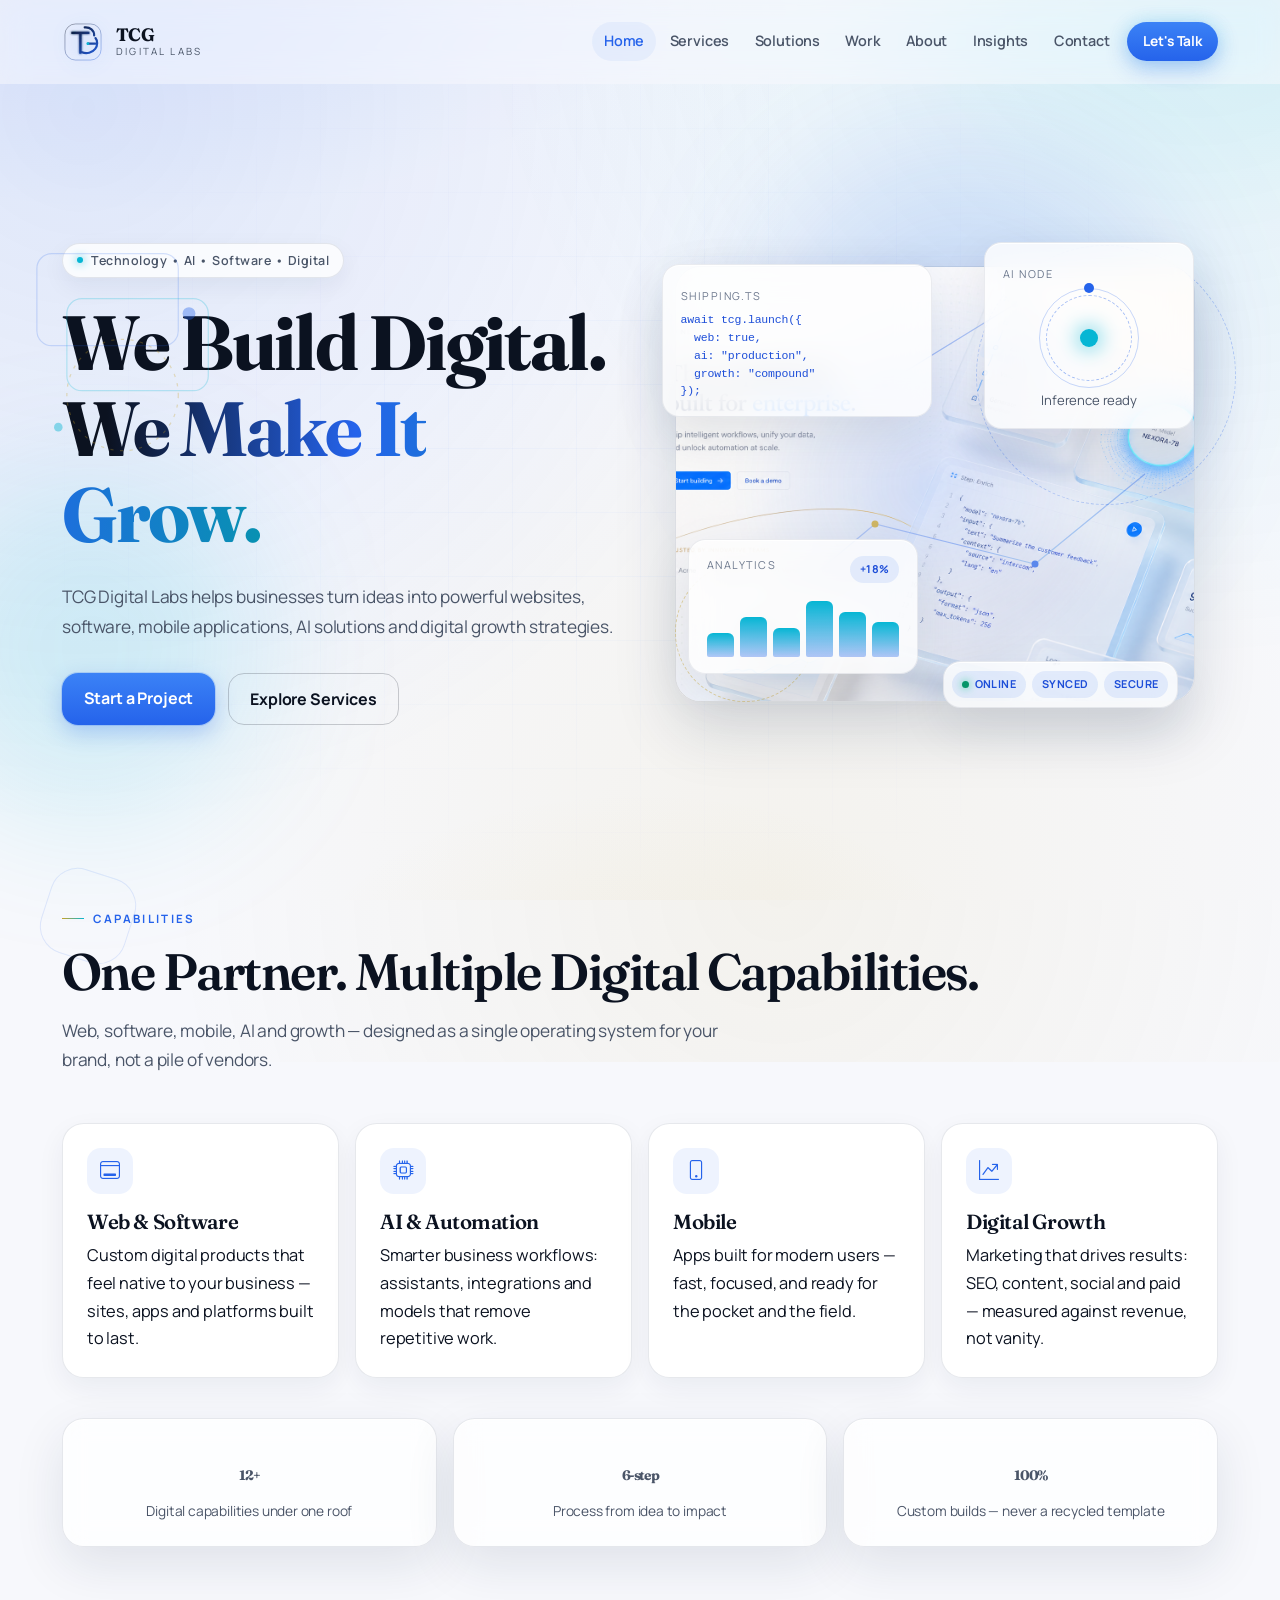
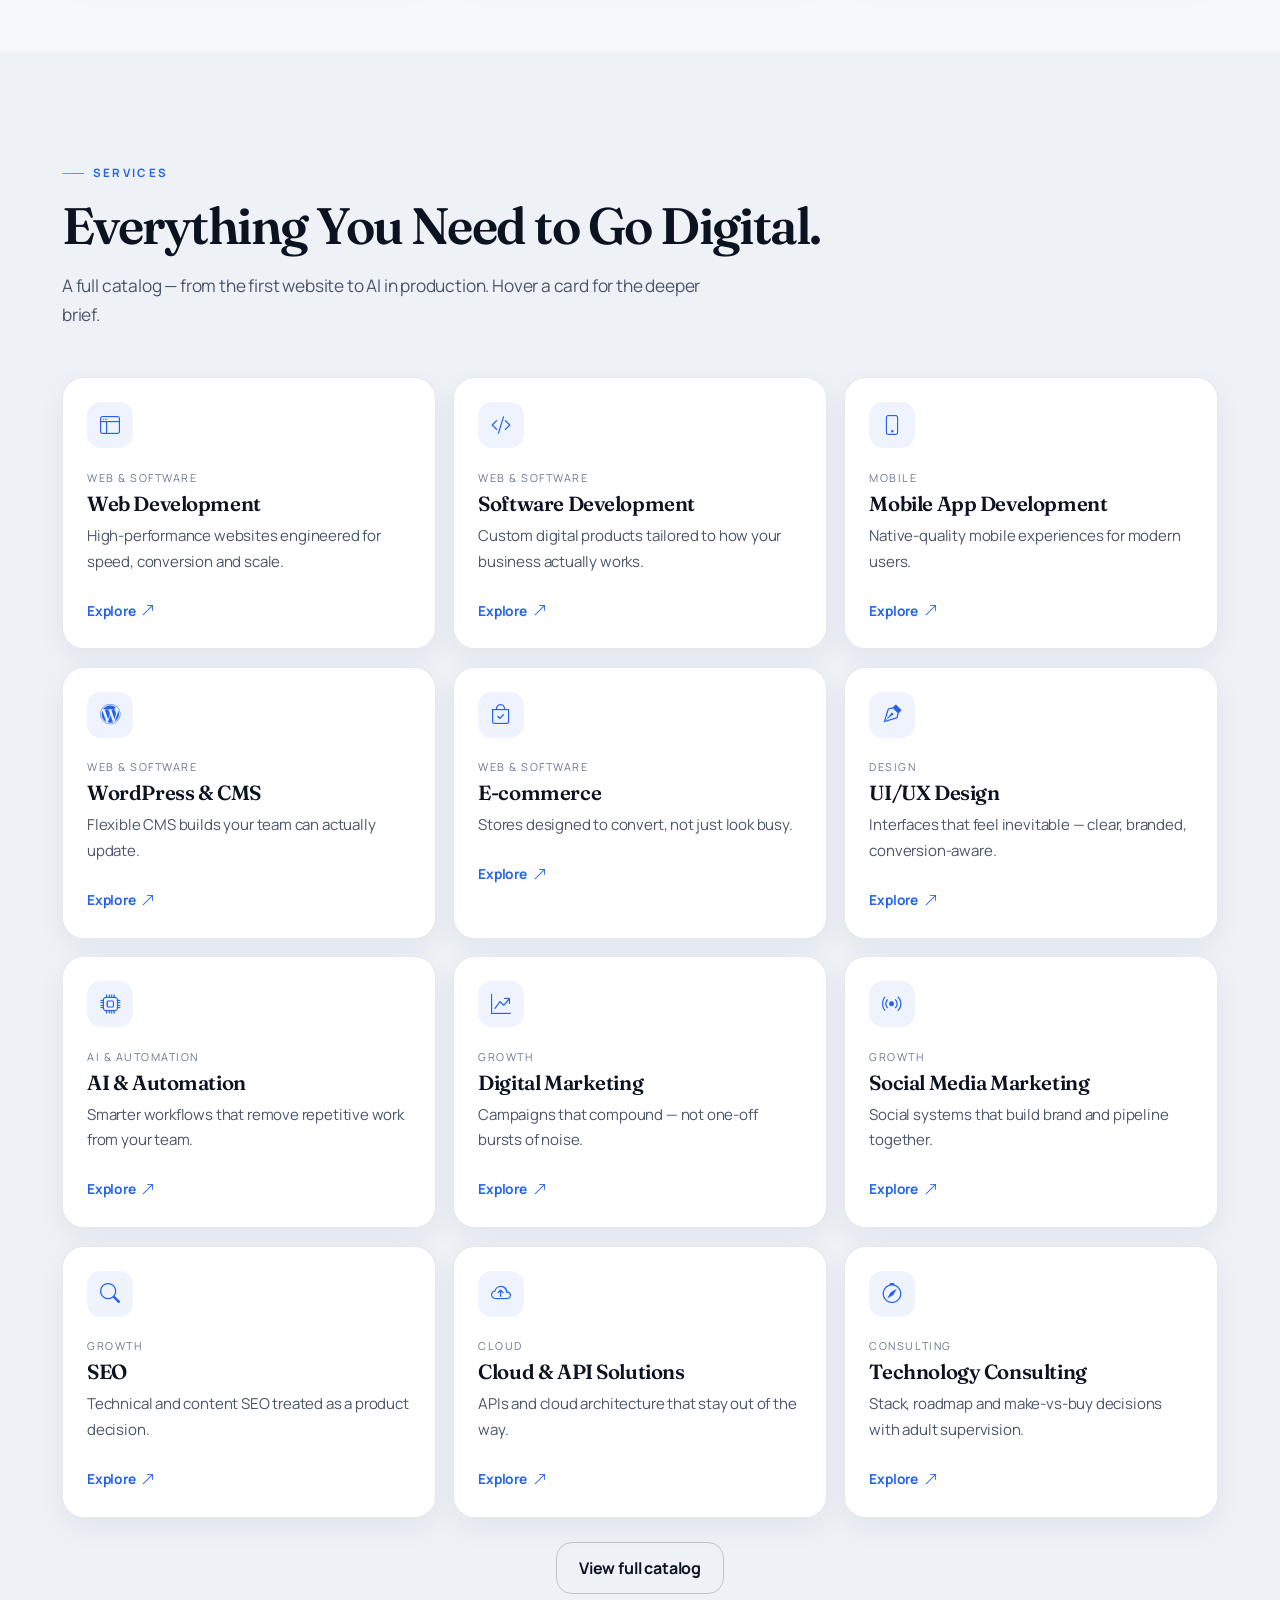
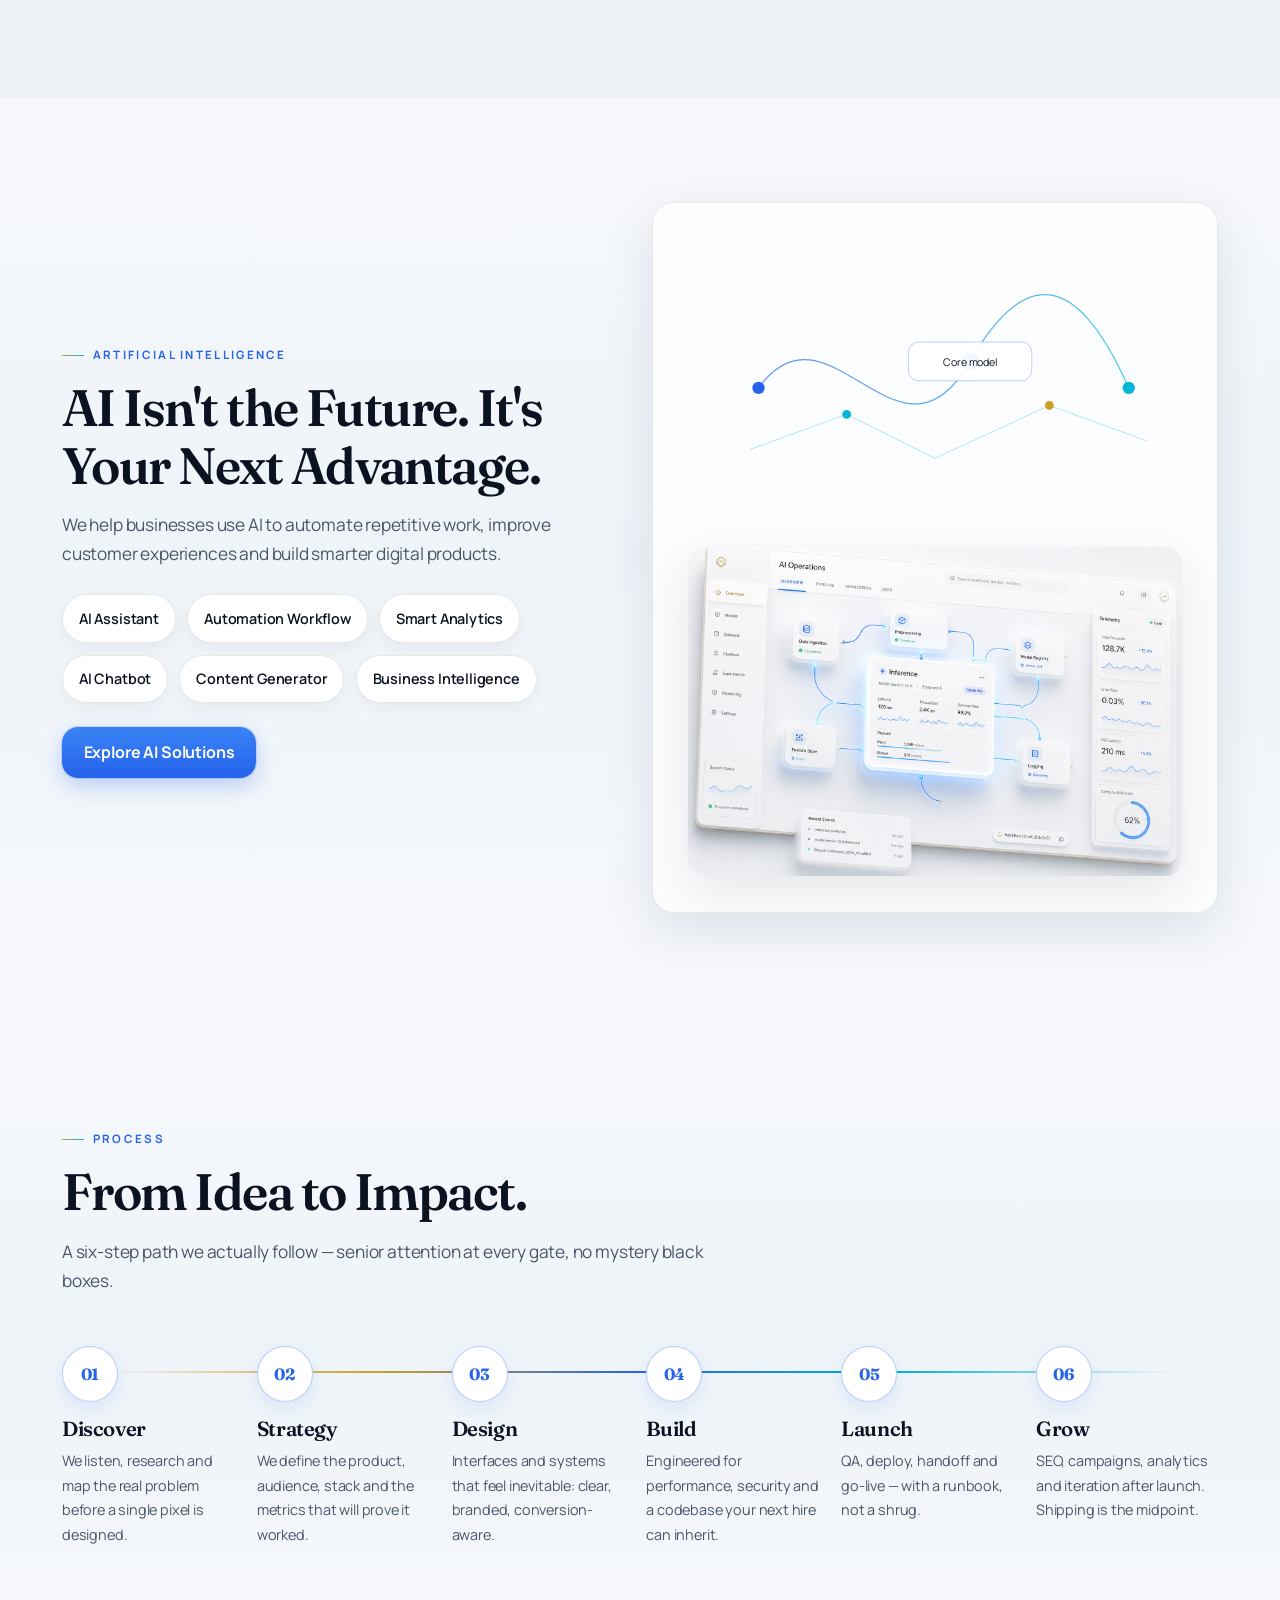
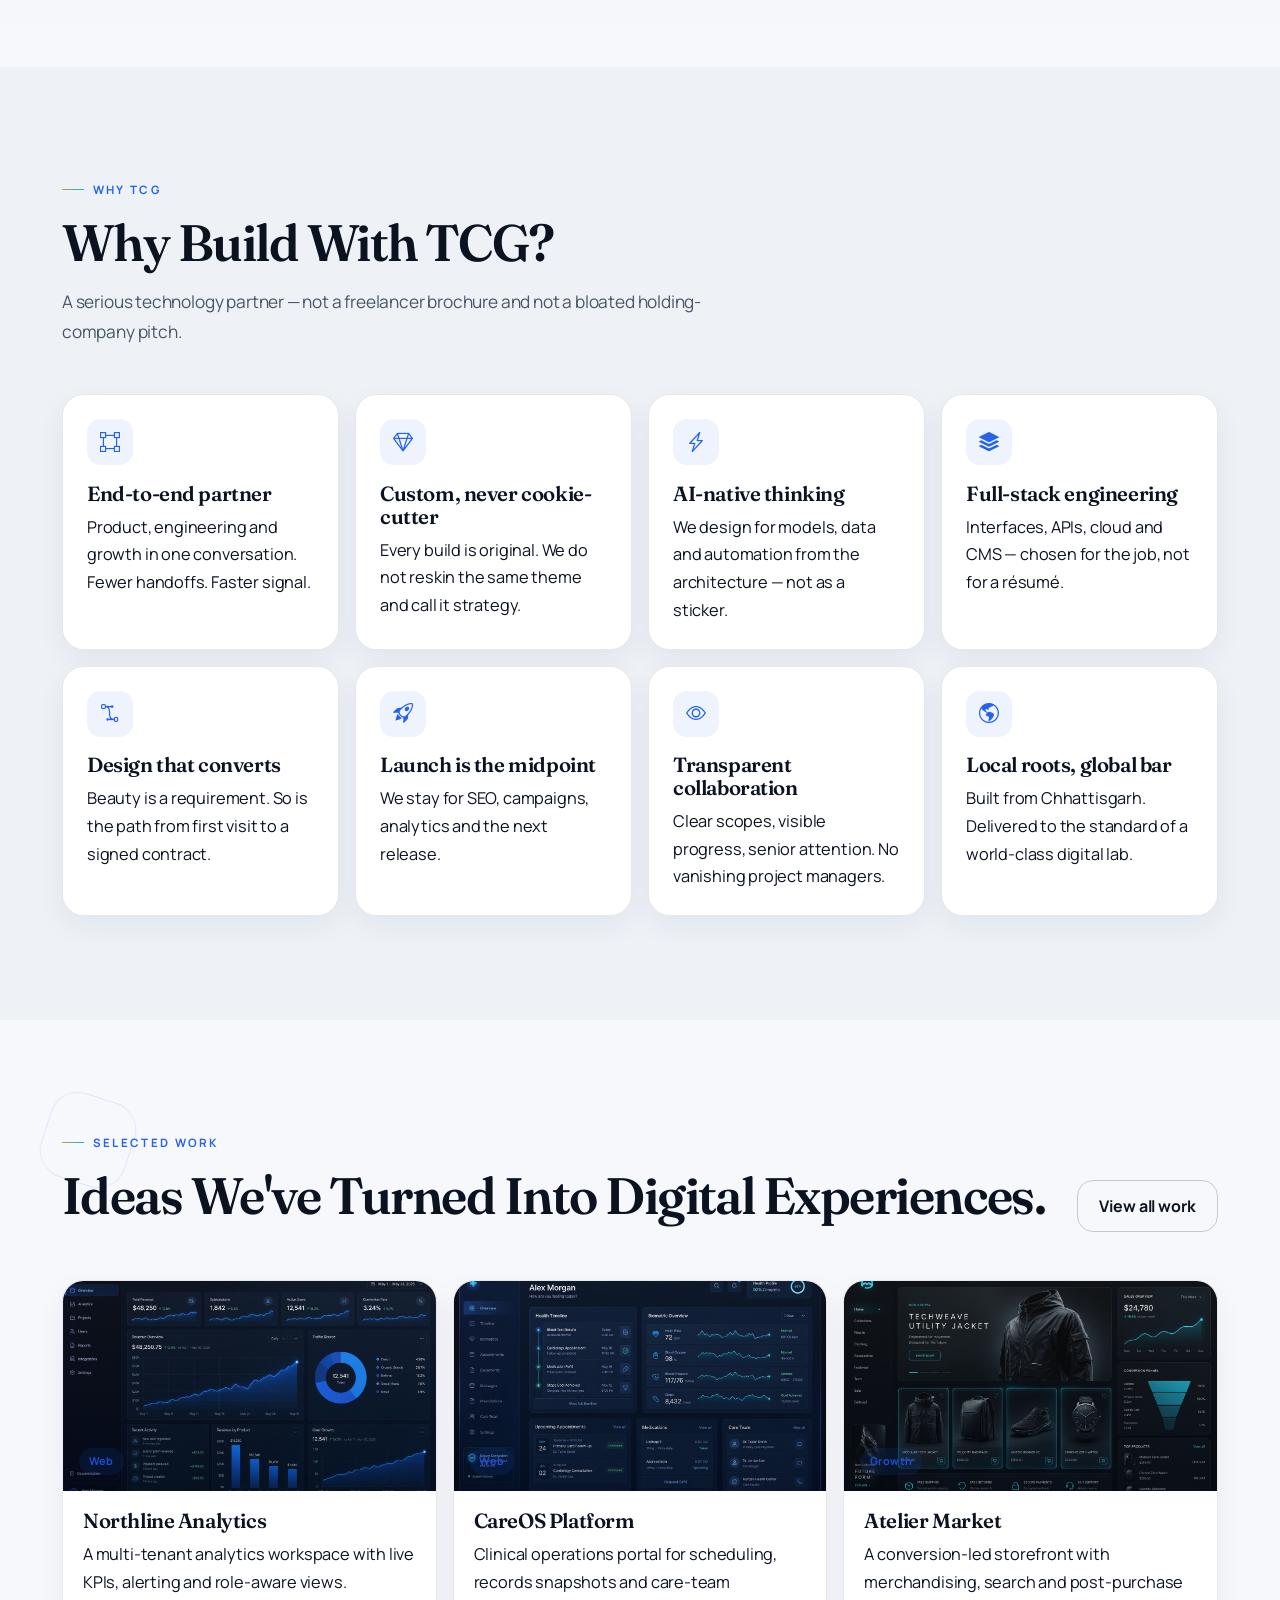
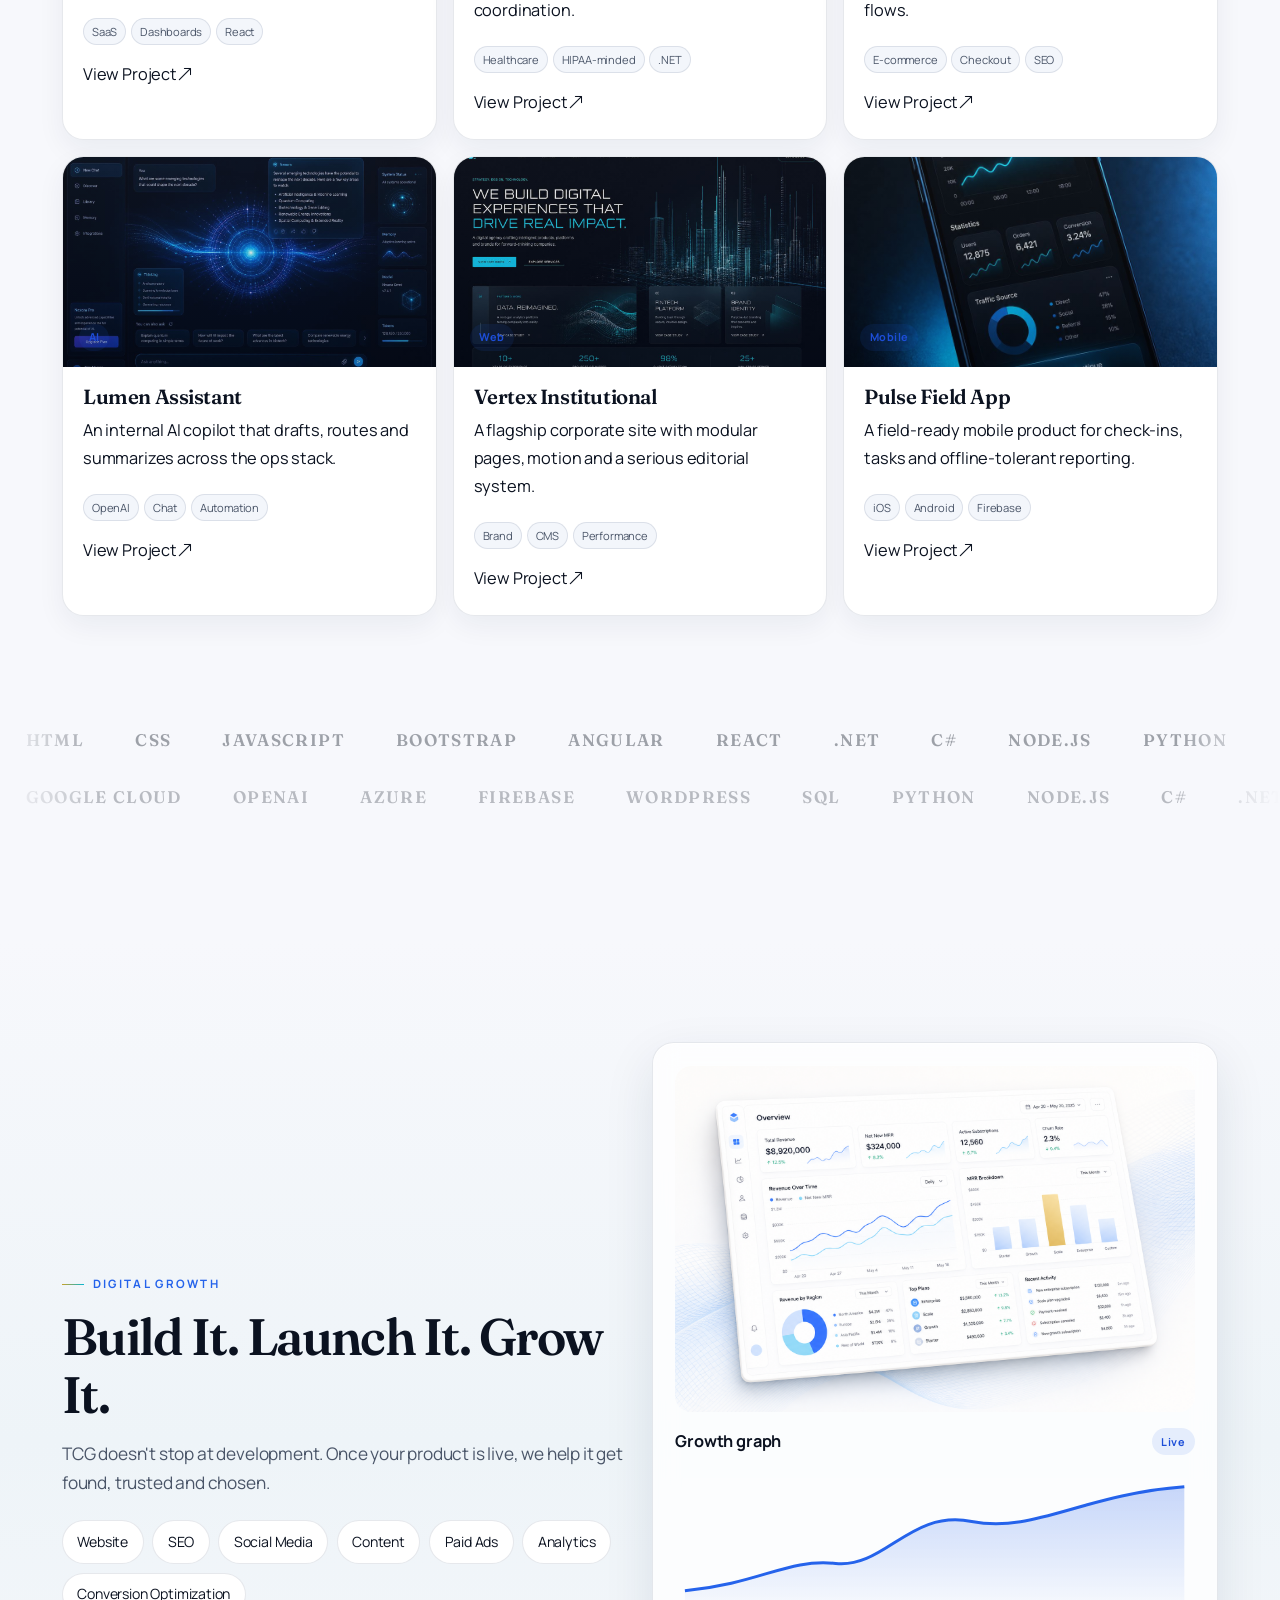
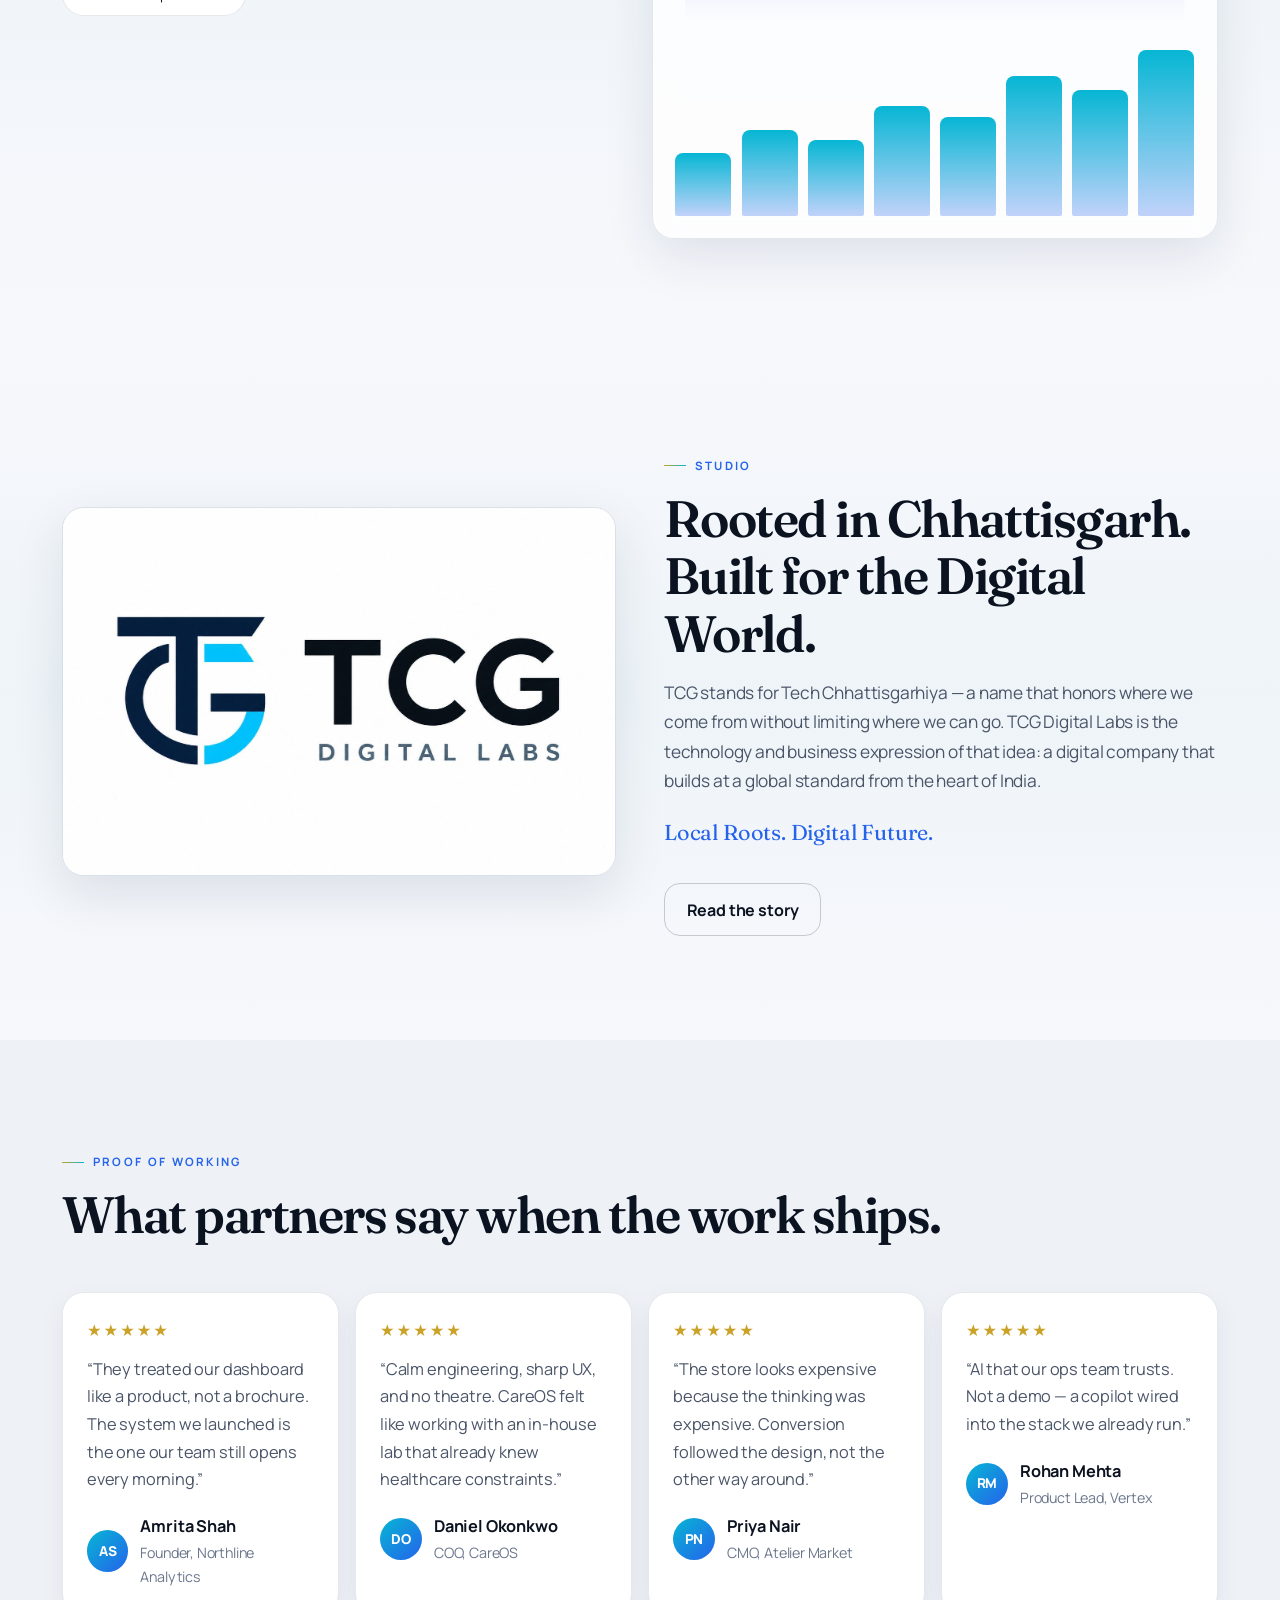
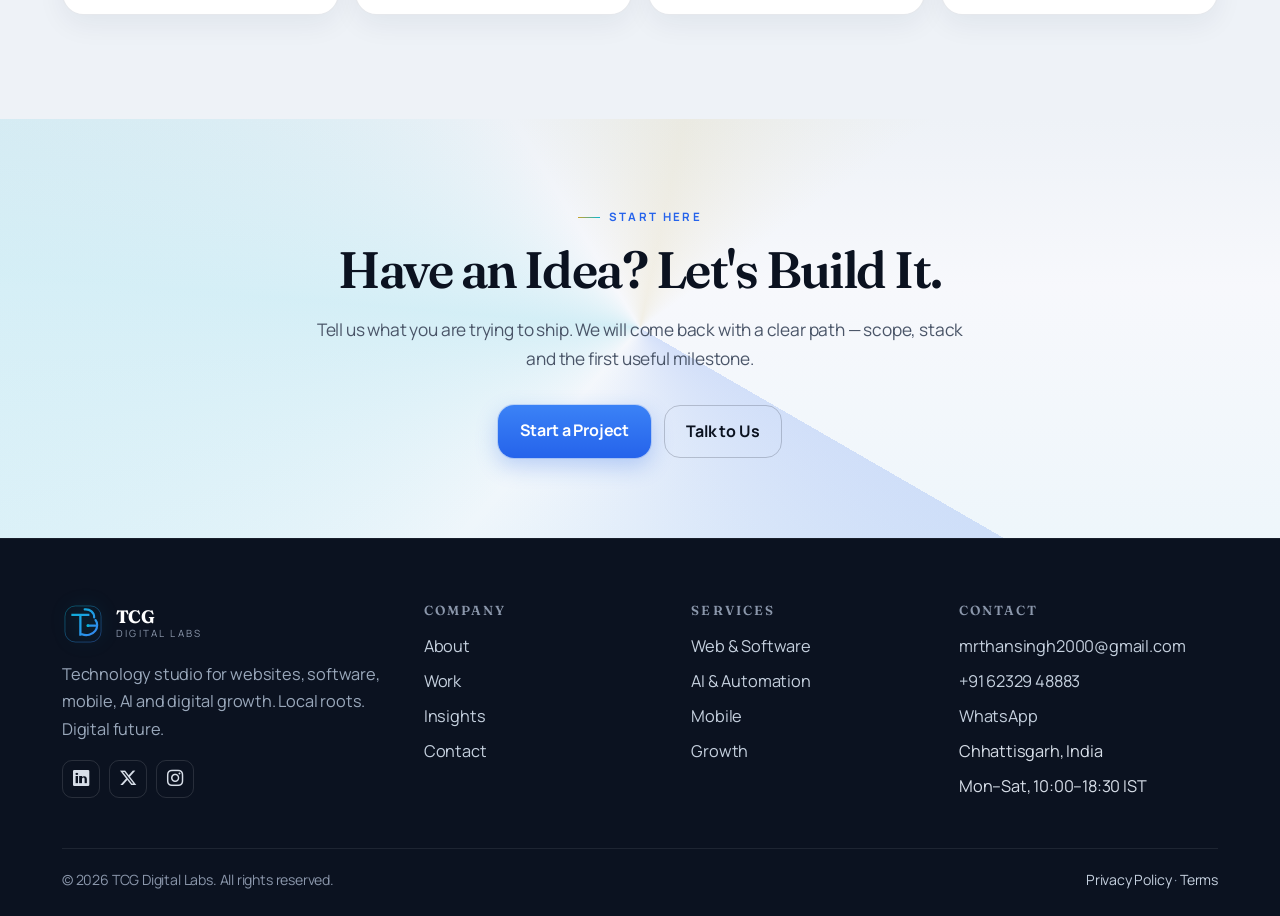
<file: index.html>
<!DOCTYPE html>
<html lang="en">
<head>
  <meta charset="UTF-8">
  <meta name="viewport" content="width=device-width, initial-scale=1">
  <title>TCG Digital Labs | Technology, AI & Digital Solutions</title>
  <meta name="description" content="TCG Digital Labs helps startups, SMBs and enterprises build websites, software, mobile apps, AI solutions and digital growth strategies. Local roots. Digital future.">
  <meta name="robots" content="index, follow">
  <link rel="canonical" href="https://tcgdigitallabs.com/">
  <meta property="og:type" content="website">
  <meta property="og:title" content="TCG Digital Labs | Technology, AI & Digital Solutions">
  <meta property="og:description" content="We build digital products, AI systems and growth engines for ambitious companies. Local roots. Digital future.">
  <meta property="og:image" content="assets/images/logo-lockup-dark.jpg">
  <meta property="og:url" content="https://tcgdigitallabs.com/">
  <meta name="twitter:card" content="summary_large_image">
  <meta name="twitter:title" content="TCG Digital Labs | Technology, AI & Digital Solutions">
  <meta name="twitter:description" content="Web, software, mobile, AI and digital growth — engineered as one system.">
  <link rel="icon" type="image/jpeg" href="assets/images/favicon.jpg">
  <link rel="apple-touch-icon" href="assets/images/logo-favicon.jpg">
  <link rel="preconnect" href="https://fonts.googleapis.com">
  <link rel="preconnect" href="https://fonts.gstatic.com" crossorigin>
  <link href="https://fonts.googleapis.com/css2?family=Fraunces:opsz,wght@9..144,500;9..144,600;9..144,700;9..144,800&family=Manrope:wght@400;500;600;700;800&display=swap" rel="stylesheet">
  <link href="https://cdn.jsdelivr.net/npm/bootstrap@5.3.3/dist/css/bootstrap.min.css" rel="stylesheet">
  <link href="https://cdn.jsdelivr.net/npm/bootstrap-icons@1.11.3/font/bootstrap-icons.min.css" rel="stylesheet">
  <link href="css/style.css" rel="stylesheet">
  <script type="application/ld+json">
  {
    "@context": "https://schema.org",
    "@type": "Organization",
    "name": "TCG Digital Labs",
    "alternateName": "Tech Chhattisgarhiya Digital Labs",
    "url": "https://tcgdigitallabs.com/",
    "logo": "https://tcgdigitallabs.com/assets/images/logo-favicon.jpg",
    "email": "mrthansingh2000@gmail.com",
    "telephone": "+916232948883",
    "address": {
      "@type": "PostalAddress",
      "addressRegion": "Chhattisgarh",
      "addressCountry": "IN"
    },
    "description": "TCG Digital Labs helps businesses build, launch and grow websites, software, mobile applications, AI solutions and digital strategies.",
    "slogan": "Local Roots. Digital Future."
  }
  </script>
</head>
<body data-page="home">
  <a class="skip-link" href="#main">Skip to content</a>
  <div class="page-bg" aria-hidden="true"></div>

  <nav class="site-nav" id="siteNav">
    <div class="container nav-inner">
      <a href="index.html" class="brand" aria-label="TCG Digital Labs home">
        <svg class="brand-mark" viewBox="0 0 64 64" fill="none" aria-hidden="true">
          <defs>
            <linearGradient id="gNav" x1="8" y1="6" x2="56" y2="58" gradientUnits="userSpaceOnUse">
              <stop stop-color="#0b1220"/>
              <stop offset="1" stop-color="#2563eb"/>
            </linearGradient>
            <filter id="glowNav" x="-40%" y="-40%" width="180%" height="180%">
              <feGaussianBlur stdDeviation="1.4" result="b"/>
              <feMerge><feMergeNode in="b"/><feMergeNode in="SourceGraphic"/></feMerge>
            </filter>
          </defs>
          <rect x="4.5" y="4.5" width="55" height="55" rx="16" stroke="url(#gNav)" stroke-opacity="0.55"/>
          <path d="M16 18h24M28 18v30" stroke="url(#gNav)" stroke-width="3.5" stroke-linecap="square" filter="url(#glowNav)"/>
          <path d="M49 22c.2-7.4-6.2-13-14.4-12.2" stroke="url(#gNav)" stroke-width="3.3" stroke-linecap="round"/>
          <path d="M51 26c3.4 4 3.6 11.2-.4 16.4-4.4 5.8-13 8.2-20.2 5.2" stroke="url(#gNav)" stroke-width="3.3" stroke-linecap="round"/>
          <path d="M51 34.5H39.5" stroke="url(#gNav)" stroke-width="3.3" stroke-linecap="round"/>
          <circle cx="39.5" cy="34.5" r="2.2" fill="#06b6d4"/>
        </svg>
        <span class="brand-text"><strong>TCG</strong><small>DIGITAL LABS</small></span>
      </a>
      <button class="nav-toggle" type="button" data-bs-toggle="offcanvas" data-bs-target="#navOffcanvas" aria-controls="navOffcanvas" aria-label="Open menu">
        <i class="bi bi-list" aria-hidden="true"></i>
      </button>
      <div class="desktop-nav d-none d-lg-flex align-items-center">
        <ul class="nav-links">
          <li><a href="index.html" data-nav="home">Home</a></li>
          <li><a href="services.html" data-nav="services">Services</a></li>
          <li><a href="#solutions">Solutions</a></li>
          <li><a href="work.html" data-nav="work">Work</a></li>
          <li><a href="about.html" data-nav="about">About</a></li>
          <li><a href="insights.html" data-nav="insights">Insights</a></li>
          <li><a href="contact.html" data-nav="contact">Contact</a></li>
        </ul>
        <a class="btn btn-primary btn-sm-pill nav-cta" href="contact.html">Let's Talk</a>
      </div>
    </div>
  </nav>

  <div class="offcanvas offcanvas-end" tabindex="-1" id="navOffcanvas" aria-labelledby="navOffcanvasLabel">
    <div class="offcanvas-header">
      <h2 class="offcanvas-title h5 mb-0" id="navOffcanvasLabel">Menu</h2>
      <button type="button" class="btn-close" data-bs-dismiss="offcanvas" aria-label="Close"></button>
    </div>
    <div class="offcanvas-body">
      <ul class="nav-links">
        <li><a href="index.html" data-nav="home">Home</a></li>
        <li><a href="services.html" data-nav="services">Services</a></li>
        <li><a href="index.html#solutions">Solutions</a></li>
        <li><a href="work.html" data-nav="work">Work</a></li>
        <li><a href="about.html" data-nav="about">About</a></li>
        <li><a href="insights.html" data-nav="insights">Insights</a></li>
        <li><a href="contact.html" data-nav="contact">Contact</a></li>
      </ul>
      <a class="btn btn-primary w-100 mt-4" href="contact.html">Let's Talk</a>
    </div>
  </div>

  <main id="main">
    <section class="hero">
      <div class="blob blob-a" aria-hidden="true"></div>
      <div class="blob blob-b" aria-hidden="true"></div>
      <svg class="deco-iso" viewBox="0 0 280 280" aria-hidden="true">
        <g fill="none" stroke="#2563eb" stroke-width="1.15">
          <rect x="68" y="36" width="132" height="86" rx="14" stroke-opacity=".22"/>
          <rect x="96" y="78" width="132" height="86" rx="14" stroke="#06b6d4" stroke-opacity=".28"/>
          <circle cx="148" cy="168" r="52" stroke="#c9a227" stroke-opacity=".35" stroke-dasharray="3 6"/>
          <circle cx="210" cy="92" r="6" fill="#2563eb" stroke="none" opacity=".45"/>
          <circle cx="88" cy="198" r="4" fill="#06b6d4" stroke="none" opacity=".5"/>
        </g>
      </svg>
      <div class="container">
        <div class="row align-items-center g-4">
          <div class="col-lg-6">
            <div class="hero-badge"><span></span> Technology • AI • Software • Digital</div>
            <h1>We Build Digital.<br><span>We Make It Grow.</span></h1>
            <p class="lede mt-4">TCG Digital Labs helps businesses turn ideas into powerful websites, software, mobile applications, AI solutions and digital growth strategies.</p>
            <div class="hero-actions">
              <a class="btn btn-primary" href="contact.html">Start a Project</a>
              <a class="btn btn-ghost" href="#services">Explore Services</a>
            </div>
          </div>
          <div class="col-lg-6">
            <div class="hero-stage" data-parallax>
              <img class="hero-photo" src="assets/images/hero-light-abstract.jpg" alt="" width="960" height="540" aria-hidden="true">
              <div class="deco-ring deco-ring-a" aria-hidden="true"></div>
              <div class="deco-ring deco-ring-b" aria-hidden="true"></div>
              <div class="hero-glow" aria-hidden="true"></div>
              <svg class="hero-nodes" viewBox="0 0 520 520" aria-hidden="true">
                <defs>
                  <linearGradient id="lineG" x1="0" y1="0" x2="1" y2="1">
                    <stop stop-color="#2563eb" stop-opacity="0.0"/>
                    <stop offset=".5" stop-color="#2563eb" stop-opacity="0.55"/>
                    <stop offset="1" stop-color="#06b6d4" stop-opacity="0"/>
                  </linearGradient>
                </defs>
                <path d="M60 90 L210 160 L340 80 L460 190" stroke="url(#lineG)" fill="none" stroke-width="1.2"/>
                <path d="M80 400 L200 300 L360 340 L470 250" stroke="url(#lineG)" fill="none" stroke-width="1.2"/>
                <circle cx="210" cy="160" r="3.5" fill="#2563eb"/>
                <circle cx="340" cy="80" r="3.5" fill="#06b6d4"/>
                <circle cx="200" cy="300" r="3.5" fill="#c9a227"/>
                <circle cx="360" cy="340" r="3.5" fill="#2563eb"/>
              </svg>
              <div class="glass-card gc-code" data-depth="0.22">
                <div class="cat-label">shipping.ts</div>
                <code>await tcg.launch({
  web: true,
  ai: "production",
  growth: "compound"
});</code>
              </div>
              <div class="glass-card gc-ai" data-depth="0.48">
                <div class="cat-label">AI node</div>
                <div class="node-ring"><div class="orbit"><i></i></div></div>
                <p class="mb-0 mt-2" style="font-size:.82rem;color:#4a5568;text-align:center;">Inference ready</p>
              </div>
              <div class="glass-card gc-chart" data-depth="0.32">
                <div class="d-flex justify-content-between"><span class="cat-label mb-0">Analytics</span><span class="pill">+18%</span></div>
                <div class="mini-chart" aria-hidden="true"><span></span><span></span><span></span><span></span><span></span><span></span></div>
              </div>
              <div class="glass-card gc-status" data-depth="0.18">
                <span class="pill ok">ONLINE</span>
                <span class="pill">SYNCED</span>
                <span class="pill">SECURE</span>
              </div>
            </div>
          </div>
        </div>
      </div>
    </section>

    <section class="section pt-0" id="capabilities">
      <div class="container">
        <div class="section-head reveal">
          <p class="eyebrow">Capabilities</p>
          <h2>One Partner. Multiple Digital Capabilities.</h2>
          <p class="lede mt-3">Web, software, mobile, AI and growth — designed as a single operating system for your brand, not a pile of vendors.</p>
        </div>
        <div class="row g-3">
          <div class="col-md-6 col-xl-3">
            <article class="cap-card reveal">
              <div class="ico"><i class="bi bi-window-desktop"></i></div>
              <h3>Web &amp; Software</h3>
              <p class="short mb-0">Custom digital products that feel native to your business — sites, apps and platforms built to last.</p>
            </article>
          </div>
          <div class="col-md-6 col-xl-3">
            <article class="cap-card reveal delay-1">
              <div class="ico"><i class="bi bi-cpu"></i></div>
              <h3>AI &amp; Automation</h3>
              <p class="short mb-0">Smarter business workflows: assistants, integrations and models that remove repetitive work.</p>
            </article>
          </div>
          <div class="col-md-6 col-xl-3">
            <article class="cap-card reveal delay-2">
              <div class="ico"><i class="bi bi-phone"></i></div>
              <h3>Mobile</h3>
              <p class="short mb-0">Apps built for modern users — fast, focused, and ready for the pocket and the field.</p>
            </article>
          </div>
          <div class="col-md-6 col-xl-3">
            <article class="cap-card reveal delay-3">
              <div class="ico"><i class="bi bi-graph-up-arrow"></i></div>
              <h3>Digital Growth</h3>
              <p class="short mb-0">Marketing that drives results: SEO, content, social and paid — measured against revenue, not vanity.</p>
            </article>
          </div>
        </div>
        <div class="stat-row">
          <div class="glass stat reveal">
            <b><span data-count="12" data-suffix="+">0</span></b>
            <span>Digital capabilities under one roof</span>
          </div>
          <div class="glass stat reveal delay-1">
            <b><span data-count="6" data-suffix="-step">0</span></b>
            <span>Process from idea to impact</span>
          </div>
          <div class="glass stat reveal delay-2">
            <b><span data-count="100" data-suffix="%">0</span></b>
            <span>Custom builds — never a recycled template</span>
          </div>
        </div>
      </div>
    </section>

    <section class="section" id="services">
      <div class="container" id="solutions">
        <div class="section-head reveal">
          <p class="eyebrow">Services</p>
          <h2>Everything You Need to Go Digital.</h2>
          <p class="lede mt-3">A full catalog — from the first website to AI in production. Hover a card for the deeper brief.</p>
        </div>
        <div class="service-grid" id="serviceCards"></div>
        <div class="text-center mt-4 reveal">
          <a class="btn btn-ghost" href="services.html">View full catalog</a>
        </div>
      </div>
    </section>

    <section class="section" id="ai">
      <div class="container">
        <div class="row g-4 align-items-center">
          <div class="col-lg-6">
            <div class="reveal">
              <p class="eyebrow">Artificial intelligence</p>
              <h2>AI Isn't the Future. It's Your Next Advantage.</h2>
              <p class="lede mt-3">We help businesses use AI to automate repetitive work, improve customer experiences and build smarter digital products.</p>
              <div class="ai-float">
                <span class="ai-chip">AI Assistant</span>
                <span class="ai-chip">Automation Workflow</span>
                <span class="ai-chip">Smart Analytics</span>
                <span class="ai-chip">AI Chatbot</span>
                <span class="ai-chip">Content Generator</span>
                <span class="ai-chip">Business Intelligence</span>
              </div>
              <a class="btn btn-primary mt-4" href="services.html#ai">Explore AI Solutions</a>
            </div>
          </div>
          <div class="col-lg-6">
            <div class="ai-panel glass ai-visual reveal">
              <svg viewBox="0 0 560 340" role="img" aria-label="Animated network of AI nodes">
                <defs>
                  <linearGradient id="aiStroke" x1="0" x2="1">
                    <stop stop-color="#2563eb"/><stop offset="1" stop-color="#06b6d4"/>
                  </linearGradient>
                </defs>
                <path d="M80 170 C160 60, 240 280, 320 140 S460 80, 500 170" stroke="url(#aiStroke)" fill="none" stroke-width="1.4" opacity=".7"/>
                <path d="M70 240 L180 200 L280 250 L410 190 L520 230" stroke="#06b6d4" fill="none" stroke-width="1" opacity=".35"/>
                <circle cx="80" cy="170" r="7" fill="#2563eb"/>
                <circle cx="180" cy="200" r="5" fill="#06b6d4"/>
                <circle cx="320" cy="140" r="10" fill="#2563eb" opacity=".9"/>
                <circle cx="410" cy="190" r="5" fill="#c9a227"/>
                <circle cx="500" cy="170" r="7" fill="#06b6d4"/>
                <rect x="250" y="118" width="140" height="44" rx="12" fill="rgba(255,255,255,.94)" stroke="rgba(37,99,235,.35)"/>
                <text x="320" y="145" text-anchor="middle" fill="#0b1220" font-size="12" font-family="Manrope, sans-serif">Core model</text>
              </svg>
              <img src="assets/images/visual-ai-light.jpg" alt="Abstract AI operations interface" loading="lazy" width="960" height="540" style="border-radius:1rem;margin-top:.6rem;">
            </div>
          </div>
        </div>
      </div>
    </section>

    <section class="section" id="process">
      <div class="container">
        <div class="section-head reveal">
          <p class="eyebrow">Process</p>
          <h2>From Idea to Impact.</h2>
          <p class="lede mt-3">A six-step path we actually follow — senior attention at every gate, no mystery black boxes.</p>
        </div>
        <div class="process">
          <article class="process-step reveal">
            <div class="process-num">01</div>
            <h3>Discover</h3>
            <p>We listen, research and map the real problem before a single pixel is designed.</p>
          </article>
          <article class="process-step reveal delay-1">
            <div class="process-num">02</div>
            <h3>Strategy</h3>
            <p>We define the product, audience, stack and the metrics that will prove it worked.</p>
          </article>
          <article class="process-step reveal delay-2">
            <div class="process-num">03</div>
            <h3>Design</h3>
            <p>Interfaces and systems that feel inevitable: clear, branded, conversion-aware.</p>
          </article>
          <article class="process-step reveal delay-3">
            <div class="process-num">04</div>
            <h3>Build</h3>
            <p>Engineered for performance, security and a codebase your next hire can inherit.</p>
          </article>
          <article class="process-step reveal">
            <div class="process-num">05</div>
            <h3>Launch</h3>
            <p>QA, deploy, handoff and go-live — with a runbook, not a shrug.</p>
          </article>
          <article class="process-step reveal delay-1">
            <div class="process-num">06</div>
            <h3>Grow</h3>
            <p>SEO, campaigns, analytics and iteration after launch. Shipping is the midpoint.</p>
          </article>
        </div>
      </div>
    </section>

    <section class="section" id="why">
      <div class="container">
        <div class="section-head reveal">
          <p class="eyebrow">Why TCG</p>
          <h2>Why Build With TCG?</h2>
          <p class="lede mt-3">A serious technology partner — not a freelancer brochure and not a bloated holding-company pitch.</p>
        </div>
        <div class="why-grid">
          <article class="why-card reveal"><div class="ico"><i class="bi bi-bounding-box"></i></div><h3>End-to-end partner</h3><p class="short mb-0">Product, engineering and growth in one conversation. Fewer handoffs. Faster signal.</p></article>
          <article class="why-card reveal delay-1"><div class="ico"><i class="bi bi-gem"></i></div><h3>Custom, never cookie-cutter</h3><p class="short mb-0">Every build is original. We do not reskin the same theme and call it strategy.</p></article>
          <article class="why-card reveal delay-2"><div class="ico"><i class="bi bi-lightning-charge"></i></div><h3>AI-native thinking</h3><p class="short mb-0">We design for models, data and automation from the architecture — not as a sticker.</p></article>
          <article class="why-card reveal delay-3"><div class="ico"><i class="bi bi-stack"></i></div><h3>Full-stack engineering</h3><p class="short mb-0">Interfaces, APIs, cloud and CMS — chosen for the job, not for a résumé.</p></article>
          <article class="why-card reveal"><div class="ico"><i class="bi bi-bezier2"></i></div><h3>Design that converts</h3><p class="short mb-0">Beauty is a requirement. So is the path from first visit to a signed contract.</p></article>
          <article class="why-card reveal delay-1"><div class="ico"><i class="bi bi-rocket-takeoff"></i></div><h3>Launch is the midpoint</h3><p class="short mb-0">We stay for SEO, campaigns, analytics and the next release.</p></article>
          <article class="why-card reveal delay-2"><div class="ico"><i class="bi bi-eye"></i></div><h3>Transparent collaboration</h3><p class="short mb-0">Clear scopes, visible progress, senior attention. No vanishing project managers.</p></article>
          <article class="why-card reveal delay-3"><div class="ico"><i class="bi bi-globe-americas"></i></div><h3>Local roots, global bar</h3><p class="short mb-0">Built from Chhattisgarh. Delivered to the standard of a world-class digital lab.</p></article>
        </div>
      </div>
    </section>

    <section class="section" id="work">
      <div class="container">
        <div class="section-head d-flex flex-wrap justify-content-between align-items-end gap-3">
          <div class="reveal">
            <p class="eyebrow">Selected work</p>
            <h2>Ideas We've Turned Into Digital Experiences.</h2>
          </div>
          <a class="btn btn-ghost reveal" href="work.html">View all work</a>
        </div>
        <div class="row g-3" id="projectGrid" data-limit></div>
      </div>
    </section>

    <section class="section pt-0" aria-label="Technologies we work with">
      <div class="marquee-wrap">
        <div class="marquee">
          <span>HTML</span><span>CSS</span><span>JavaScript</span><span>Bootstrap</span><span>Angular</span><span>React</span><span>.NET</span><span>C#</span><span>Node.js</span><span>Python</span><span>SQL</span><span>WordPress</span><span>Firebase</span><span>Azure</span><span>OpenAI</span><span>Google Cloud</span>
          <span>HTML</span><span>CSS</span><span>JavaScript</span><span>Bootstrap</span><span>Angular</span><span>React</span><span>.NET</span><span>C#</span><span>Node.js</span><span>Python</span><span>SQL</span><span>WordPress</span><span>Firebase</span><span>Azure</span><span>OpenAI</span><span>Google Cloud</span>
        </div>
      </div>
      <div class="marquee-wrap">
        <div class="marquee reverse">
          <span>Google Cloud</span><span>OpenAI</span><span>Azure</span><span>Firebase</span><span>WordPress</span><span>SQL</span><span>Python</span><span>Node.js</span><span>C#</span><span>.NET</span><span>React</span><span>Angular</span><span>Bootstrap</span><span>JavaScript</span><span>CSS</span><span>HTML</span>
          <span>Google Cloud</span><span>OpenAI</span><span>Azure</span><span>Firebase</span><span>WordPress</span><span>SQL</span><span>Python</span><span>Node.js</span><span>C#</span><span>.NET</span><span>React</span><span>Angular</span><span>Bootstrap</span><span>JavaScript</span><span>CSS</span><span>HTML</span>
        </div>
      </div>
    </section>

    <section class="section" id="growth">
      <div class="container">
        <div class="row g-4 align-items-center">
          <div class="col-lg-6">
            <div class="reveal">
              <p class="eyebrow">Digital growth</p>
              <h2>Build It. Launch It. Grow It.</h2>
              <p class="lede mt-3">TCG doesn't stop at development. Once your product is live, we help it get found, trusted and chosen.</p>
              <div class="growth-list">
                <span>Website</span><span>SEO</span><span>Social Media</span><span>Content</span><span>Paid Ads</span><span>Analytics</span><span>Conversion Optimization</span>
              </div>
            </div>
          </div>
          <div class="col-lg-6">
            <div class="dash glass reveal">
              <img src="assets/images/visual-dashboard-light.jpg" alt="Light analytics dashboard" loading="lazy" width="960" height="540" style="border-radius:1rem;margin-bottom:1rem;">
              <div class="d-flex justify-content-between align-items-center">
                <strong>Growth graph</strong>
                <span class="pill">Live</span>
              </div>
              <svg viewBox="0 0 420 120" aria-hidden="true" style="margin-top:1rem;width:100%;height:auto;">
                <path d="M8 96 C70 90, 90 70, 130 74 S190 30, 240 40 S330 18, 412 12" fill="none" stroke="#2563eb" stroke-width="2.4"/>
                <path d="M8 96 C70 90, 90 70, 130 74 S190 30, 240 40 S330 18, 412 12 V120 H8 Z" fill="url(#fillG)" opacity=".25"/>
                <defs>
                  <linearGradient id="fillG" x1="0" y1="0" x2="0" y2="1">
                    <stop stop-color="#2563eb"/><stop offset="1" stop-color="#2563eb" stop-opacity="0"/>
                  </linearGradient>
                </defs>
              </svg>
              <div class="dash-bars" aria-hidden="true">
                <b style="height:35%"></b><b style="height:48%"></b><b style="height:42%"></b><b style="height:61%"></b><b style="height:55%"></b><b style="height:78%"></b><b style="height:70%"></b><b style="height:92%"></b>
              </div>
            </div>
          </div>
        </div>
      </div>
    </section>

    <section class="section" id="about-teaser">
      <div class="container">
        <div class="row g-5 align-items-center">
          <div class="col-lg-6">
            <div class="media-frame reveal">
              <img src="assets/images/logo-lockup-light.jpg" alt="TCG Digital Labs wordmark on a light field" width="960" height="540" loading="lazy">
            </div>
          </div>
          <div class="col-lg-6">
            <div class="reveal">
              <p class="eyebrow">Studio</p>
              <h2>Rooted in Chhattisgarh. Built for the Digital World.</h2>
              <p class="lede mt-3">TCG stands for Tech Chhattisgarhiya — a name that honors where we come from without limiting where we can go. TCG Digital Labs is the technology and business expression of that idea: a digital company that builds at a global standard from the heart of India.</p>
              <p class="quote">Local Roots. Digital Future.</p>
              <a class="btn btn-ghost mt-3" href="about.html">Read the story</a>
            </div>
          </div>
        </div>
      </div>
    </section>

    <section class="section" id="testimonials">
      <div class="container">
        <div class="section-head reveal">
          <p class="eyebrow">Proof of working</p>
          <h2>What partners say when the work ships.</h2>
        </div>
        <div class="row g-3">
          <div class="col-md-6 col-xl-3">
            <article class="testimonial-card reveal">
              <div class="stars" aria-label="5 out of 5">★★★★★</div>
              <p>“They treated our dashboard like a product, not a brochure. The system we launched is the one our team still opens every morning.”</p>
              <div class="who"><div class="avatar">AS</div><div><strong>Amrita Shah</strong><small>Founder, Northline Analytics</small></div></div>
            </article>
          </div>
          <div class="col-md-6 col-xl-3">
            <article class="testimonial-card reveal delay-1">
              <div class="stars" aria-label="5 out of 5">★★★★★</div>
              <p>“Calm engineering, sharp UX, and no theatre. CareOS felt like working with an in-house lab that already knew healthcare constraints.”</p>
              <div class="who"><div class="avatar">DO</div><div><strong>Daniel Okonkwo</strong><small>COO, CareOS</small></div></div>
            </article>
          </div>
          <div class="col-md-6 col-xl-3">
            <article class="testimonial-card reveal delay-2">
              <div class="stars" aria-label="5 out of 5">★★★★★</div>
              <p>“The store looks expensive because the thinking was expensive. Conversion followed the design, not the other way around.”</p>
              <div class="who"><div class="avatar">PN</div><div><strong>Priya Nair</strong><small>CMO, Atelier Market</small></div></div>
            </article>
          </div>
          <div class="col-md-6 col-xl-3">
            <article class="testimonial-card reveal delay-3">
              <div class="stars" aria-label="5 out of 5">★★★★★</div>
              <p>“AI that our ops team trusts. Not a demo — a copilot wired into the stack we already run.”</p>
              <div class="who"><div class="avatar">RM</div><div><strong>Rohan Mehta</strong><small>Product Lead, Vertex</small></div></div>
            </article>
          </div>
        </div>
      </div>
    </section>

    <section class="cta-band">
      <div class="container reveal">
        <p class="eyebrow" style="justify-content:center;">Start here</p>
        <h2>Have an Idea? Let's Build It.</h2>
        <p class="lede mt-3">Tell us what you are trying to ship. We will come back with a clear path — scope, stack and the first useful milestone.</p>
        <div class="hero-actions justify-content-center">
          <a class="btn btn-primary" href="contact.html">Start a Project</a>
          <a class="btn btn-ghost" href="contact.html">Talk to Us</a>
        </div>
      </div>
    </section>
  </main>

  <footer class="site-footer">
    <div class="container">
      <div class="footer-grid">
        <div>
          <a href="index.html" class="brand mb-3" aria-label="TCG Digital Labs">
            <svg class="brand-mark" viewBox="0 0 64 64" fill="none" aria-hidden="true">
              <defs>
                <linearGradient id="gFoot" x1="8" y1="6" x2="56" y2="58" gradientUnits="userSpaceOnUse">
                  <stop stop-color="#06b6d4"/><stop offset="1" stop-color="#3b82f6"/>
                </linearGradient>
              </defs>
              <rect x="4.5" y="4.5" width="55" height="55" rx="16" stroke="url(#gFoot)" stroke-opacity="0.55"/>
              <path d="M16 18h24M28 18v30" stroke="url(#gFoot)" stroke-width="3.5" stroke-linecap="square"/>
              <path d="M49 22c.2-7.4-6.2-13-14.4-12.2" stroke="url(#gFoot)" stroke-width="3.3" stroke-linecap="round"/>
              <path d="M51 26c3.4 4 3.6 11.2-.4 16.4-4.4 5.8-13 8.2-20.2 5.2" stroke="url(#gFoot)" stroke-width="3.3" stroke-linecap="round"/>
              <path d="M51 34.5H39.5" stroke="url(#gFoot)" stroke-width="3.3" stroke-linecap="round"/>
              <circle cx="39.5" cy="34.5" r="2.2" fill="#06b6d4"/>
            </svg>
            <span class="brand-text"><strong>TCG</strong><small>DIGITAL LABS</small></span>
          </a>
          <p class="short">Technology studio for websites, software, mobile, AI and digital growth. Local roots. Digital future.</p>
          <div class="socials">
            <a href="#" aria-label="LinkedIn"><i class="bi bi-linkedin"></i></a>
            <a href="#" aria-label="X"><i class="bi bi-twitter-x"></i></a>
            <a href="#" aria-label="Instagram"><i class="bi bi-instagram"></i></a>
          </div>
        </div>
        <div>
          <h4>Company</h4>
          <ul>
            <li><a href="about.html">About</a></li>
            <li><a href="work.html">Work</a></li>
            <li><a href="insights.html">Insights</a></li>
            <li><a href="contact.html">Contact</a></li>
          </ul>
        </div>
        <div>
          <h4>Services</h4>
          <ul>
            <li><a href="services.html#web-development">Web &amp; Software</a></li>
            <li><a href="services.html#ai">AI &amp; Automation</a></li>
            <li><a href="services.html#mobile-apps">Mobile</a></li>
            <li><a href="services.html#seo">Growth</a></li>
          </ul>
        </div>
        <div>
          <h4>Contact</h4>
          <ul>
            <li><a href="mailto:mrthansingh2000@gmail.com">mrthansingh2000@gmail.com</a></li>
            <li><a href="tel:+916232948883">+91 62329 48883</a></li>
            <li><a href="https://wa.me/916232948883" target="_blank" rel="noopener noreferrer">WhatsApp</a></li>
            <li>Chhattisgarh, India</li>
            <li>Mon–Sat, 10:00–18:30 IST</li>
          </ul>
        </div>
      </div>
      <div class="footer-bottom">
        <span>© 2026 TCG Digital Labs. All rights reserved.</span>
        <span><a href="privacy.html">Privacy Policy</a> · <a href="terms.html">Terms</a></span>
      </div>
    </div>
  </footer>

  <script src="https://cdn.jsdelivr.net/npm/bootstrap@5.3.3/dist/js/bootstrap.bundle.min.js"></script>
  <script src="js/script.js"></script>
</body>
</html>
</file>
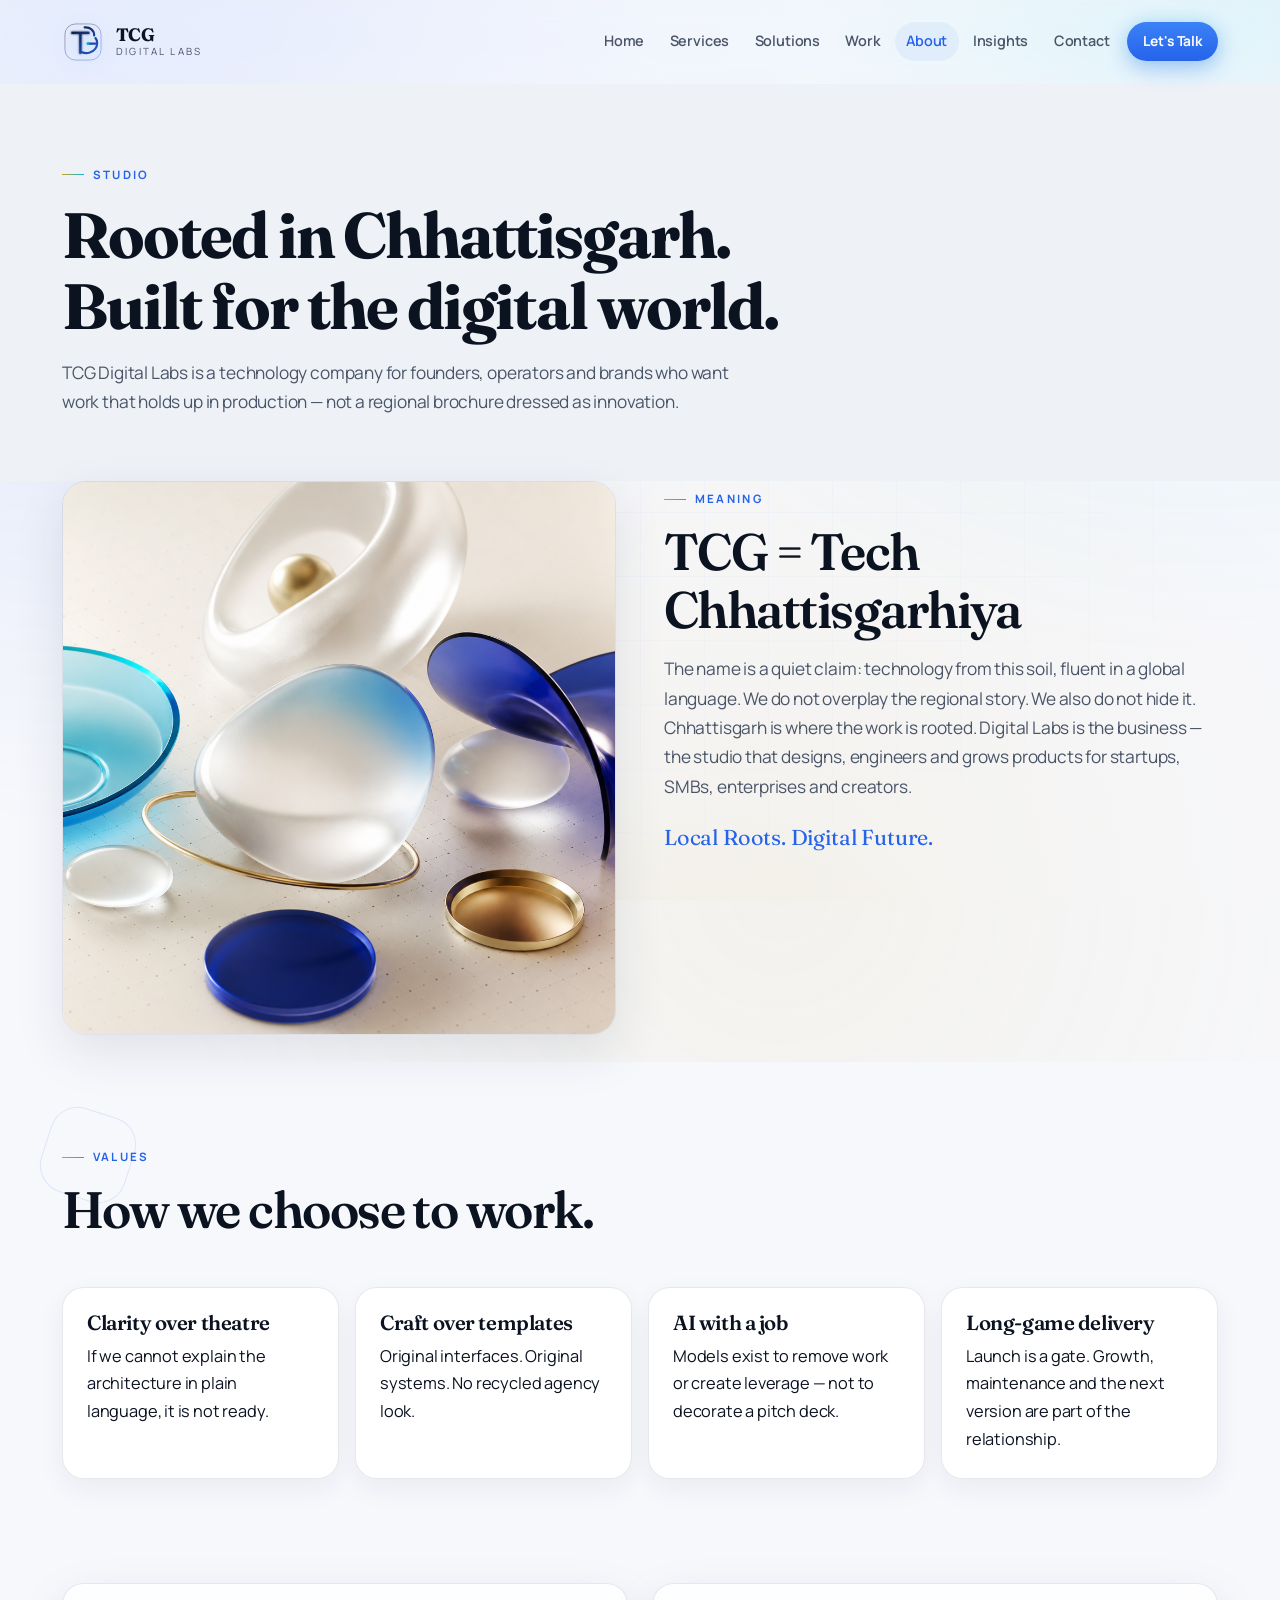
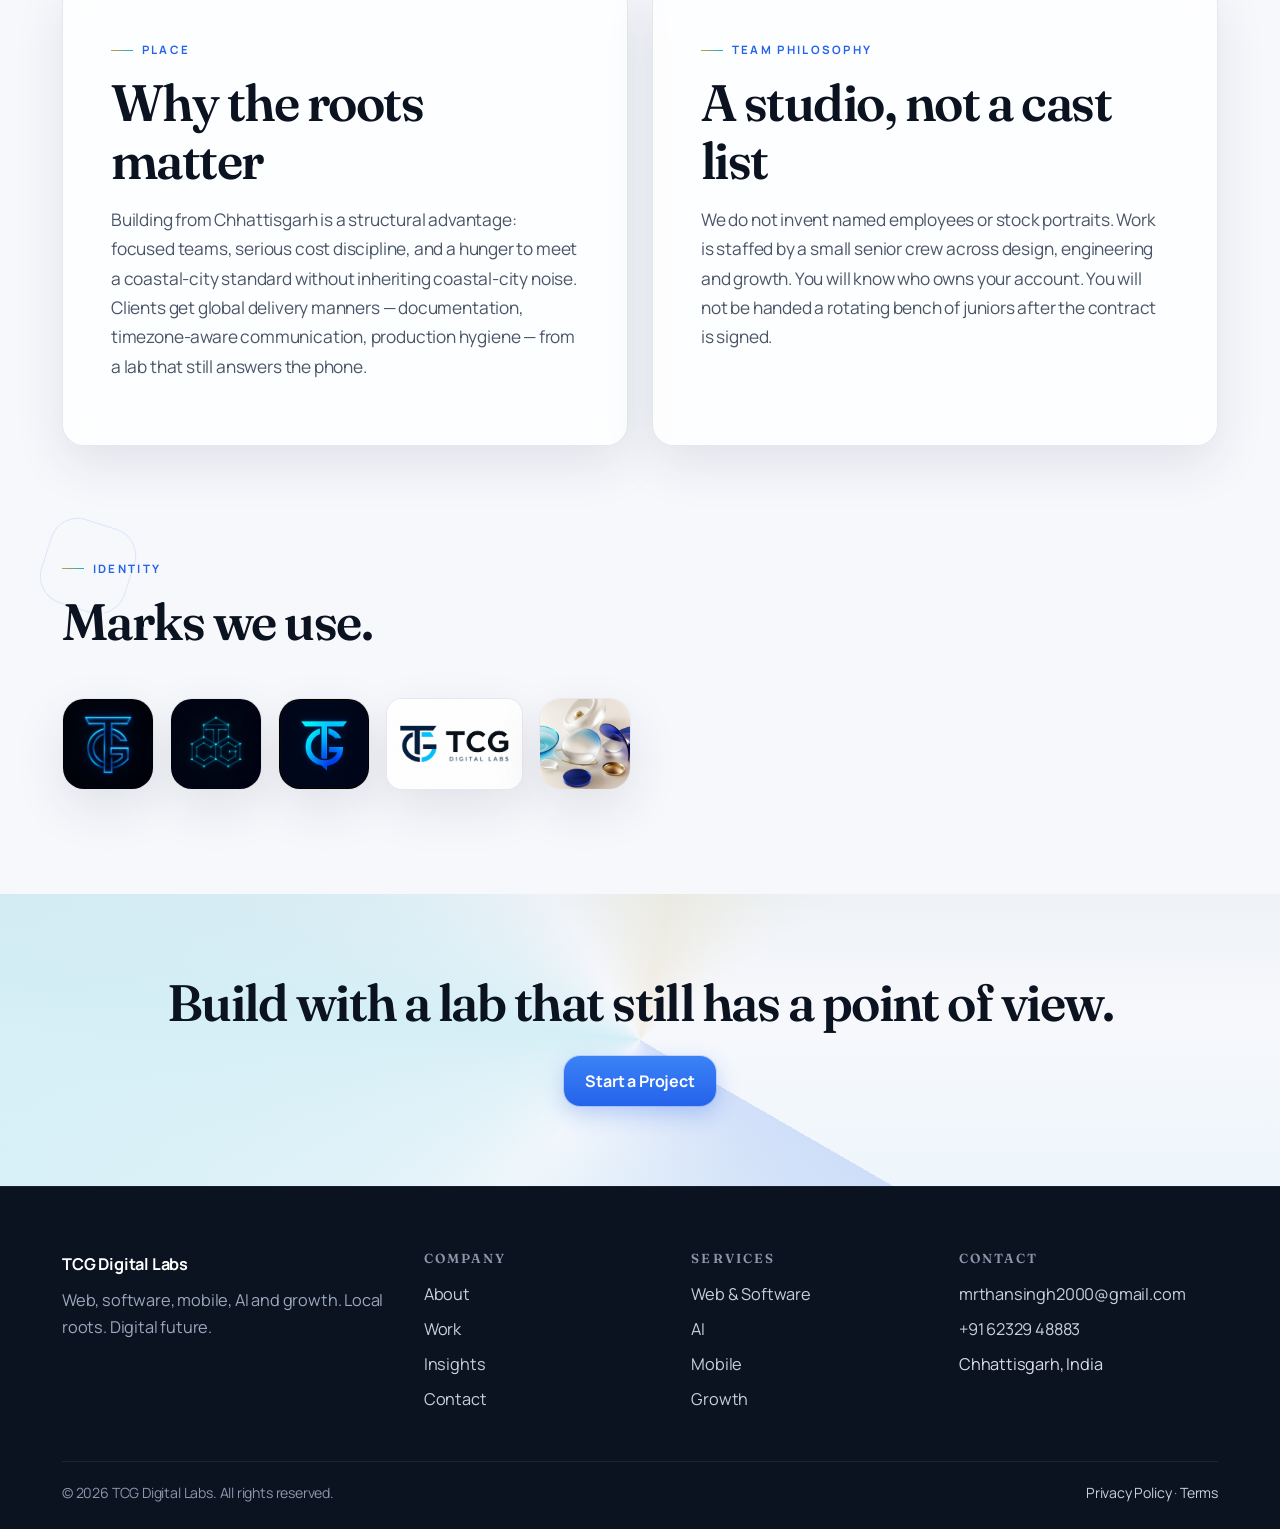
<file: about.html>
<!DOCTYPE html>
<html lang="en">
<head>
  <meta charset="UTF-8">
  <meta name="viewport" content="width=device-width, initial-scale=1">
  <title>About TCG Digital Labs | Tech Chhattisgarhiya</title>
  <meta name="description" content="TCG means Tech Chhattisgarhiya. TCG Digital Labs is a technology studio from Chhattisgarh building websites, software, AI and digital growth for a global standard.">
  <meta name="robots" content="index, follow">
  <link rel="canonical" href="https://tcgdigitallabs.com/about.html">
  <meta property="og:title" content="About TCG Digital Labs">
  <meta property="og:description" content="Rooted in Chhattisgarh. Built for the digital world. Local roots. Digital future.">
  <meta property="og:image" content="assets/images/logo-lockup-dark.jpg">
  <link rel="icon" type="image/jpeg" href="assets/images/favicon.jpg">
  <link rel="preconnect" href="https://fonts.googleapis.com">
  <link rel="preconnect" href="https://fonts.gstatic.com" crossorigin>
  <link href="https://fonts.googleapis.com/css2?family=Fraunces:opsz,wght@9..144,500;9..144,600;9..144,700;9..144,800&family=Manrope:wght@400;500;600;700;800&display=swap" rel="stylesheet">
  <link href="https://cdn.jsdelivr.net/npm/bootstrap@5.3.3/dist/css/bootstrap.min.css" rel="stylesheet">
  <link href="https://cdn.jsdelivr.net/npm/bootstrap-icons@1.11.3/font/bootstrap-icons.min.css" rel="stylesheet">
  <link href="css/style.css" rel="stylesheet">
</head>
<body data-page="about">
  <a class="skip-link" href="#main">Skip to content</a>
  <div class="page-bg" aria-hidden="true"></div>

  <nav class="site-nav" id="siteNav">
    <div class="container nav-inner">
      <a href="index.html" class="brand" aria-label="TCG Digital Labs home">
        <svg class="brand-mark" viewBox="0 0 64 64" fill="none" aria-hidden="true">
          <defs>
            <linearGradient id="gNav" x1="8" y1="6" x2="56" y2="58" gradientUnits="userSpaceOnUse">
              <stop stop-color="#0b1220"/><stop offset="1" stop-color="#2563eb"/>
            </linearGradient>
            <filter id="glowNav" x="-40%" y="-40%" width="180%" height="180%">
              <feGaussianBlur stdDeviation="1.4" result="b"/>
              <feMerge><feMergeNode in="b"/><feMergeNode in="SourceGraphic"/></feMerge>
            </filter>
          </defs>
          <rect x="4.5" y="4.5" width="55" height="55" rx="16" stroke="url(#gNav)" stroke-opacity="0.55"/>
          <path d="M16 18h24M28 18v30" stroke="url(#gNav)" stroke-width="3.5" stroke-linecap="square" filter="url(#glowNav)"/>
          <path d="M49 22c.2-7.4-6.2-13-14.4-12.2" stroke="url(#gNav)" stroke-width="3.3" stroke-linecap="round"/>
          <path d="M51 26c3.4 4 3.6 11.2-.4 16.4-4.4 5.8-13 8.2-20.2 5.2" stroke="url(#gNav)" stroke-width="3.3" stroke-linecap="round"/>
          <path d="M51 34.5H39.5" stroke="url(#gNav)" stroke-width="3.3" stroke-linecap="round"/>
          <circle cx="39.5" cy="34.5" r="2.2" fill="#06b6d4"/>
        </svg>
        <span class="brand-text"><strong>TCG</strong><small>DIGITAL LABS</small></span>
      </a>
      <button class="nav-toggle" type="button" data-bs-toggle="offcanvas" data-bs-target="#navOffcanvas" aria-controls="navOffcanvas" aria-label="Open menu">
        <i class="bi bi-list" aria-hidden="true"></i>
      </button>
      <div class="desktop-nav d-none d-lg-flex align-items-center">
        <ul class="nav-links">
          <li><a href="index.html" data-nav="home">Home</a></li>
          <li><a href="services.html" data-nav="services">Services</a></li>
          <li><a href="services.html#solutions">Solutions</a></li>
          <li><a href="work.html" data-nav="work">Work</a></li>
          <li><a href="about.html" data-nav="about">About</a></li>
          <li><a href="insights.html" data-nav="insights">Insights</a></li>
          <li><a href="contact.html" data-nav="contact">Contact</a></li>
        </ul>
        <a class="btn btn-primary btn-sm-pill nav-cta" href="contact.html">Let's Talk</a>
      </div>
    </div>
  </nav>

  <div class="offcanvas offcanvas-end" tabindex="-1" id="navOffcanvas" aria-labelledby="navOffcanvasLabel">
    <div class="offcanvas-header">
      <h2 class="offcanvas-title h5 mb-0" id="navOffcanvasLabel">Menu</h2>
      <button type="button" class="btn-close" data-bs-dismiss="offcanvas" aria-label="Close"></button>
    </div>
    <div class="offcanvas-body">
      <ul class="nav-links">
        <li><a href="index.html">Home</a></li>
        <li><a href="services.html">Services</a></li>
        <li><a href="services.html#solutions">Solutions</a></li>
        <li><a href="work.html">Work</a></li>
        <li><a href="about.html">About</a></li>
        <li><a href="insights.html">Insights</a></li>
        <li><a href="contact.html">Contact</a></li>
      </ul>
      <a class="btn btn-primary w-100 mt-4" href="contact.html">Let's Talk</a>
    </div>
  </div>

  <main id="main">
    <header class="page-hero">
      <div class="container">
        <p class="eyebrow">Studio</p>
        <h1>Rooted in Chhattisgarh.<br>Built for the digital world.</h1>
        <p class="lede mt-3">TCG Digital Labs is a technology company for founders, operators and brands who want work that holds up in production — not a regional brochure dressed as innovation.</p>
      </div>
    </header>

    <section class="section pt-0">
      <div class="container">
        <div class="row g-5">
          <div class="col-lg-6">
            <img class="reveal" src="assets/images/visual-brand-mesh.jpg" alt="Abstract TCG brand sculpture in glass, blue and champagne" width="640" height="640" loading="lazy" style="border-radius:1.5rem;border:1px solid rgba(15,35,70,.1);box-shadow:0 18px 50px rgba(15,35,70,.1);">
          </div>
          <div class="col-lg-6">
            <div class="reveal">
              <p class="eyebrow">Meaning</p>
              <h2>TCG = Tech Chhattisgarhiya</h2>
              <p class="lede mt-3">The name is a quiet claim: technology from this soil, fluent in a global language. We do not overplay the regional story. We also do not hide it. Chhattisgarh is where the work is rooted. Digital Labs is the business — the studio that designs, engineers and grows products for startups, SMBs, enterprises and creators.</p>
              <p class="quote">Local Roots. Digital Future.</p>
            </div>
          </div>
        </div>
      </div>
    </section>

    <section class="section pt-0">
      <div class="container">
        <div class="section-head reveal">
          <p class="eyebrow">Values</p>
          <h2>How we choose to work.</h2>
        </div>
        <div class="why-grid">
          <article class="value-card reveal"><h3>Clarity over theatre</h3><p class="short mb-0">If we cannot explain the architecture in plain language, it is not ready.</p></article>
          <article class="value-card reveal delay-1"><h3>Craft over templates</h3><p class="short mb-0">Original interfaces. Original systems. No recycled agency look.</p></article>
          <article class="value-card reveal delay-2"><h3>AI with a job</h3><p class="short mb-0">Models exist to remove work or create leverage — not to decorate a pitch deck.</p></article>
          <article class="value-card reveal delay-3"><h3>Long-game delivery</h3><p class="short mb-0">Launch is a gate. Growth, maintenance and the next version are part of the relationship.</p></article>
        </div>
      </div>
    </section>

    <section class="section pt-0">
      <div class="container">
        <div class="row g-4">
          <div class="col-lg-6">
            <div class="glass p-4 p-lg-5 h-100 reveal">
              <p class="eyebrow">Place</p>
              <h2>Why the roots matter</h2>
              <p class="lede mt-3">Building from Chhattisgarh is a structural advantage: focused teams, serious cost discipline, and a hunger to meet a coastal-city standard without inheriting coastal-city noise. Clients get global delivery manners — documentation, timezone-aware communication, production hygiene — from a lab that still answers the phone.</p>
            </div>
          </div>
          <div class="col-lg-6">
            <div class="glass p-4 p-lg-5 h-100 reveal">
              <p class="eyebrow">Team philosophy</p>
              <h2>A studio, not a cast list</h2>
              <p class="lede mt-3">We do not invent named employees or stock portraits. Work is staffed by a small senior crew across design, engineering and growth. You will know who owns your account. You will not be handed a rotating bench of juniors after the contract is signed.</p>
            </div>
          </div>
        </div>
      </div>
    </section>

    <section class="section pt-0">
      <div class="container">
        <div class="section-head reveal">
          <p class="eyebrow">Identity</p>
          <h2>Marks we use.</h2>
        </div>
        <div class="logo-row reveal">
          <img src="assets/images/logo-monogram-dark.jpg" alt="Primary TCG monogram, dark" width="184" height="184" loading="lazy">
          <img src="assets/images/logo-monogram-alt.jpg" alt="Alternate TCG node monogram" width="184" height="184" loading="lazy">
          <img src="assets/images/logo-favicon.jpg" alt="TCG app icon" width="184" height="184" loading="lazy">
          <img src="assets/images/logo-lockup-light.jpg" alt="TCG lockup on light background" width="320" height="180" loading="lazy" style="width:auto;height:92px;border-radius:16px;">
          <img src="assets/images/visual-brand-mesh.jpg" alt="Abstract brand graphic" width="184" height="184" loading="lazy">
        </div>
      </div>
    </section>

    <section class="cta-band">
      <div class="container reveal">
        <h2>Build with a lab that still has a point of view.</h2>
        <a class="btn btn-primary mt-3" href="contact.html">Start a Project</a>
      </div>
    </section>
  </main>

  <footer class="site-footer">
    <div class="container">
      <div class="footer-grid">
        <div>
          <p class="mb-2"><strong>TCG Digital Labs</strong></p>
          <p class="short">Web, software, mobile, AI and growth. Local roots. Digital future.</p>
        </div>
        <div>
          <h4>Company</h4>
          <ul>
            <li><a href="about.html">About</a></li>
            <li><a href="work.html">Work</a></li>
            <li><a href="insights.html">Insights</a></li>
            <li><a href="contact.html">Contact</a></li>
          </ul>
        </div>
        <div>
          <h4>Services</h4>
          <ul>
            <li><a href="services.html#web-development">Web &amp; Software</a></li>
            <li><a href="services.html#ai">AI</a></li>
            <li><a href="services.html#mobile-apps">Mobile</a></li>
            <li><a href="services.html#seo">Growth</a></li>
          </ul>
        </div>
        <div>
          <h4>Contact</h4>
          <ul>
            <li><a href="mailto:mrthansingh2000@gmail.com">mrthansingh2000@gmail.com</a></li>
            <li><a href="tel:+916232948883">+91 62329 48883</a></li>
            <li>Chhattisgarh, India</li>
          </ul>
        </div>
      </div>
      <div class="footer-bottom">
        <span>© 2026 TCG Digital Labs. All rights reserved.</span>
        <span><a href="privacy.html">Privacy Policy</a> · <a href="terms.html">Terms</a></span>
      </div>
    </div>
  </footer>
  <script src="https://cdn.jsdelivr.net/npm/bootstrap@5.3.3/dist/js/bootstrap.bundle.min.js"></script>
  <script src="js/script.js"></script>
</body>
</html>
</file>
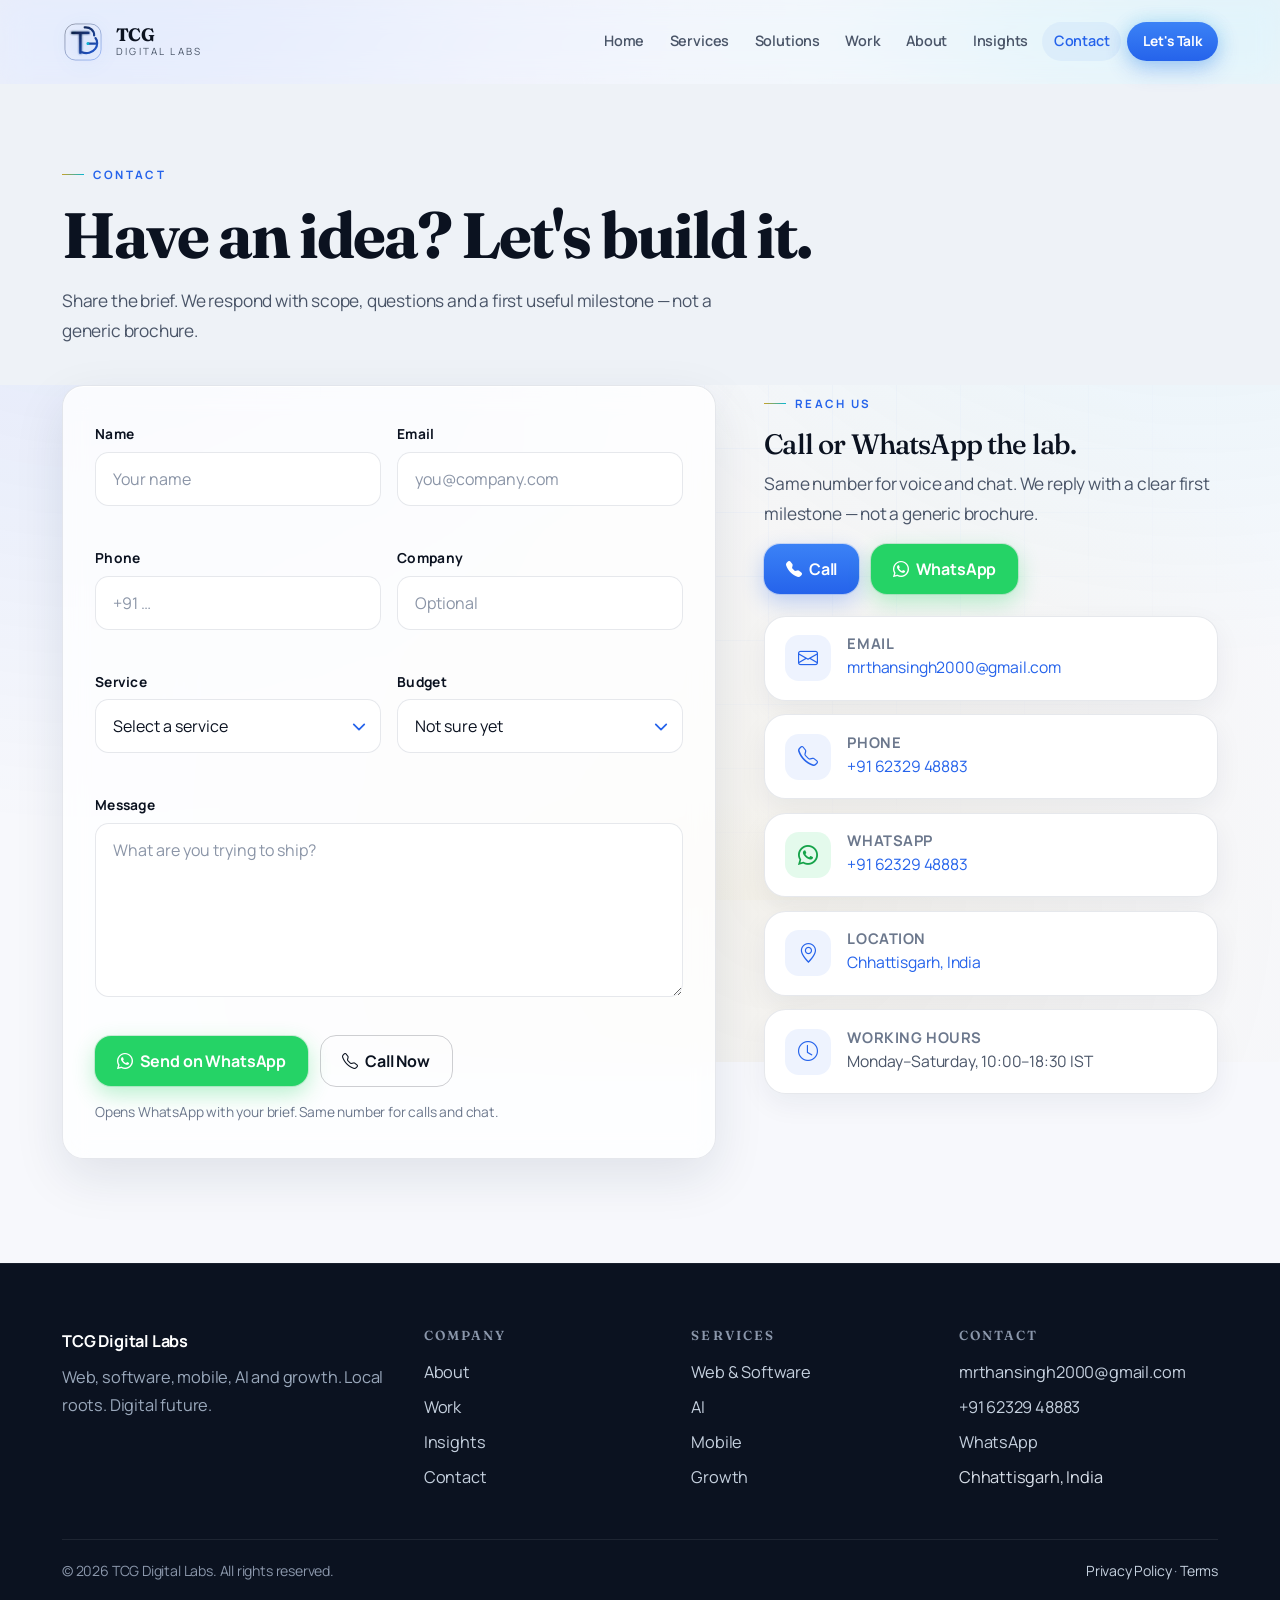
<file: contact.html>
<!DOCTYPE html>
<html lang="en">
<head>
  <meta charset="UTF-8">
  <meta name="viewport" content="width=device-width, initial-scale=1">
  <title>Contact | TCG Digital Labs — Start a Project</title>
  <meta name="description" content="Start a project with TCG Digital Labs. Email mrthansingh2000@gmail.com or call/WhatsApp +91 62329 48883 — Chhattisgarh, India.">
  <meta name="robots" content="index, follow">
  <link rel="canonical" href="https://tcgdigitallabs.com/contact.html">
  <meta property="og:title" content="Contact | TCG Digital Labs">
  <meta property="og:description" content="Tell us what you want to ship. We will reply with a clear first milestone.">
  <meta property="og:image" content="assets/images/logo-lockup-dark.jpg">
  <link rel="icon" type="image/jpeg" href="assets/images/favicon.jpg">
  <link rel="preconnect" href="https://fonts.googleapis.com">
  <link rel="preconnect" href="https://fonts.gstatic.com" crossorigin>
  <link href="https://fonts.googleapis.com/css2?family=Fraunces:opsz,wght@9..144,500;9..144,600;9..144,700;9..144,800&family=Manrope:wght@400;500;600;700;800&display=swap" rel="stylesheet">
  <link href="https://cdn.jsdelivr.net/npm/bootstrap@5.3.3/dist/css/bootstrap.min.css" rel="stylesheet">
  <link href="https://cdn.jsdelivr.net/npm/bootstrap-icons@1.11.3/font/bootstrap-icons.min.css" rel="stylesheet">
  <link href="css/style.css" rel="stylesheet">
</head>
<body data-page="contact">
  <a class="skip-link" href="#main">Skip to content</a>
  <div class="page-bg" aria-hidden="true"></div>

  <nav class="site-nav" id="siteNav">
    <div class="container nav-inner">
      <a href="index.html" class="brand" aria-label="TCG Digital Labs home">
        <svg class="brand-mark" viewBox="0 0 64 64" fill="none" aria-hidden="true">
          <defs>
            <linearGradient id="gNav" x1="8" y1="6" x2="56" y2="58" gradientUnits="userSpaceOnUse">
              <stop stop-color="#0b1220"/><stop offset="1" stop-color="#2563eb"/>
            </linearGradient>
            <filter id="glowNav" x="-40%" y="-40%" width="180%" height="180%">
              <feGaussianBlur stdDeviation="1.4" result="b"/>
              <feMerge><feMergeNode in="b"/><feMergeNode in="SourceGraphic"/></feMerge>
            </filter>
          </defs>
          <rect x="4.5" y="4.5" width="55" height="55" rx="16" stroke="url(#gNav)" stroke-opacity="0.55"/>
          <path d="M16 18h24M28 18v30" stroke="url(#gNav)" stroke-width="3.5" stroke-linecap="square" filter="url(#glowNav)"/>
          <path d="M49 22c.2-7.4-6.2-13-14.4-12.2" stroke="url(#gNav)" stroke-width="3.3" stroke-linecap="round"/>
          <path d="M51 26c3.4 4 3.6 11.2-.4 16.4-4.4 5.8-13 8.2-20.2 5.2" stroke="url(#gNav)" stroke-width="3.3" stroke-linecap="round"/>
          <path d="M51 34.5H39.5" stroke="url(#gNav)" stroke-width="3.3" stroke-linecap="round"/>
          <circle cx="39.5" cy="34.5" r="2.2" fill="#06b6d4"/>
        </svg>
        <span class="brand-text"><strong>TCG</strong><small>DIGITAL LABS</small></span>
      </a>
      <button class="nav-toggle" type="button" data-bs-toggle="offcanvas" data-bs-target="#navOffcanvas" aria-controls="navOffcanvas" aria-label="Open menu">
        <i class="bi bi-list" aria-hidden="true"></i>
      </button>
      <div class="desktop-nav d-none d-lg-flex align-items-center">
        <ul class="nav-links">
          <li><a href="index.html" data-nav="home">Home</a></li>
          <li><a href="services.html" data-nav="services">Services</a></li>
          <li><a href="services.html#solutions">Solutions</a></li>
          <li><a href="work.html" data-nav="work">Work</a></li>
          <li><a href="about.html" data-nav="about">About</a></li>
          <li><a href="insights.html" data-nav="insights">Insights</a></li>
          <li><a href="contact.html" data-nav="contact">Contact</a></li>
        </ul>
        <a class="btn btn-primary btn-sm-pill nav-cta" href="contact.html">Let's Talk</a>
      </div>
    </div>
  </nav>

  <div class="offcanvas offcanvas-end" tabindex="-1" id="navOffcanvas" aria-labelledby="navOffcanvasLabel">
    <div class="offcanvas-header">
      <h2 class="offcanvas-title h5 mb-0" id="navOffcanvasLabel">Menu</h2>
      <button type="button" class="btn-close" data-bs-dismiss="offcanvas" aria-label="Close"></button>
    </div>
    <div class="offcanvas-body">
      <ul class="nav-links">
        <li><a href="index.html">Home</a></li>
        <li><a href="services.html">Services</a></li>
        <li><a href="work.html">Work</a></li>
        <li><a href="about.html">About</a></li>
        <li><a href="insights.html">Insights</a></li>
        <li><a href="contact.html">Contact</a></li>
      </ul>
      <a class="btn btn-primary w-100 mt-4" href="contact.html">Let's Talk</a>
    </div>
  </div>

  <main id="main">
    <header class="page-hero pb-4">
      <div class="container">
        <p class="eyebrow">Contact</p>
        <h1>Have an idea? Let's build it.</h1>
        <p class="lede mt-3">Share the brief. We respond with scope, questions and a first useful milestone — not a generic brochure.</p>
      </div>
    </header>

    <section class="section pt-0">
      <div class="container">
        <div class="row g-4 g-xl-5 align-items-start">
          <div class="col-lg-7 order-2 order-lg-1">
            <div class="form-card glass">
              <div class="form-success" id="formSuccess" tabindex="-1" role="status">
                <div class="ico"><i class="bi bi-whatsapp"></i></div>
                <h2 class="h4 mb-2">Opening WhatsApp…</h2>
                <p class="mb-3">Your brief is ready to send. If WhatsApp did not open, use the button below.</p>
                <div class="form-actions">
                  <a class="btn btn-whatsapp" id="waFallback" href="https://wa.me/916232948883" target="_blank" rel="noopener noreferrer"><i class="bi bi-whatsapp" aria-hidden="true"></i> Open WhatsApp</a>
                  <a class="btn btn-ghost" href="tel:+916232948883"><i class="bi bi-telephone" aria-hidden="true"></i> Call Now</a>
                </div>
              </div>
              <form id="contactForm" novalidate>
                <div class="row g-3">
                  <div class="col-md-6">
                    <label class="form-label" for="name">Name</label>
                    <input class="form-control" id="name" name="name" type="text" autocomplete="name" required aria-describedby="err-name" placeholder="Your name">
                    <div class="field-error" id="err-name" data-error-for="name"></div>
                  </div>
                  <div class="col-md-6">
                    <label class="form-label" for="email">Email</label>
                    <input class="form-control" id="email" name="email" type="email" autocomplete="email" required aria-describedby="err-email" placeholder="you@company.com">
                    <div class="field-error" id="err-email" data-error-for="email"></div>
                  </div>
                  <div class="col-md-6">
                    <label class="form-label" for="phone">Phone</label>
                    <input class="form-control" id="phone" name="phone" type="tel" autocomplete="tel" aria-describedby="err-phone" placeholder="+91 …">
                    <div class="field-error" id="err-phone" data-error-for="phone"></div>
                  </div>
                  <div class="col-md-6">
                    <label class="form-label" for="company">Company</label>
                    <input class="form-control" id="company" name="company" type="text" autocomplete="organization" placeholder="Optional">
                    <div class="field-error"></div>
                  </div>
                  <div class="col-md-6">
                    <label class="form-label" for="service">Service</label>
                    <select class="form-select" id="service" name="service" required aria-describedby="err-service">
                      <option value="" selected disabled>Select a service</option>
                      <option>Website Development</option>
                      <option>Custom Software</option>
                      <option>Mobile App Development</option>
                      <option>AI &amp; Automation</option>
                      <option>UI/UX Design</option>
                      <option>E-commerce</option>
                      <option>Digital Marketing</option>
                      <option>SEO</option>
                      <option>Cloud &amp; API</option>
                      <option>Technology Consulting</option>
                      <option>Other</option>
                    </select>
                    <div class="field-error" id="err-service" data-error-for="service"></div>
                  </div>
                  <div class="col-md-6">
                    <label class="form-label" for="budget">Budget</label>
                    <select class="form-select" id="budget" name="budget">
                      <option value="" selected>Not sure yet</option>
                      <option>Under $2k / ₹1.5L</option>
                      <option>$2k–$5k</option>
                      <option>$5k–$15k</option>
                      <option>$15k–$50k</option>
                      <option>$50k+</option>
                    </select>
                    <div class="field-error"></div>
                  </div>
                  <div class="col-12">
                    <label class="form-label" for="message">Message</label>
                    <textarea class="form-control" id="message" name="message" rows="6" required aria-describedby="err-message" placeholder="What are you trying to ship?"></textarea>
                    <div class="field-error" id="err-message" data-error-for="message"></div>
                  </div>
                  <div class="col-12">
                    <div class="form-actions">
                      <button class="btn btn-whatsapp" type="submit"><i class="bi bi-whatsapp" aria-hidden="true"></i> Send on WhatsApp</button>
                      <a class="btn btn-ghost" href="tel:+916232948883"><i class="bi bi-telephone" aria-hidden="true"></i> Call Now</a>
                    </div>
                    <p class="form-hint">Opens WhatsApp with your brief. Same number for calls and chat.</p>
                  </div>
                </div>
              </form>
            </div>
          </div>
          <div class="col-lg-5 order-1 order-lg-2">
            <div class="contact-aside">
              <p class="eyebrow">Reach us</p>
              <h2 class="h3">Call or WhatsApp the lab.</h2>
              <p class="lede mb-3">Same number for voice and chat. We reply with a clear first milestone — not a generic brochure.</p>
              <div class="contact-cta-row">
                <a class="btn btn-primary" href="tel:+916232948883"><i class="bi bi-telephone-fill" aria-hidden="true"></i> Call</a>
                <a class="btn btn-whatsapp" href="https://wa.me/916232948883" target="_blank" rel="noopener noreferrer"><i class="bi bi-whatsapp" aria-hidden="true"></i> WhatsApp</a>
              </div>
              <div class="contact-stack">
                <a class="contact-card reveal" href="mailto:mrthansingh2000@gmail.com">
                  <div class="ico"><i class="bi bi-envelope" aria-hidden="true"></i></div>
                  <div>
                    <h3>Email</h3>
                    <p class="mb-0">mrthansingh2000@gmail.com</p>
                  </div>
                </a>
                <a class="contact-card reveal delay-1" href="tel:+916232948883">
                  <div class="ico"><i class="bi bi-telephone" aria-hidden="true"></i></div>
                  <div>
                    <h3>Phone</h3>
                    <p class="mb-0">+91 62329 48883</p>
                  </div>
                </a>
                <a class="contact-card reveal delay-2" href="https://wa.me/916232948883" target="_blank" rel="noopener noreferrer">
                  <div class="ico ico-whatsapp"><i class="bi bi-whatsapp" aria-hidden="true"></i></div>
                  <div>
                    <h3>WhatsApp</h3>
                    <p class="mb-0">+91 62329 48883</p>
                  </div>
                </a>
                <a class="contact-card reveal delay-3" href="https://www.google.com/maps/search/?api=1&amp;query=Chhattisgarh%2C%20India" target="_blank" rel="noopener noreferrer">
                  <div class="ico"><i class="bi bi-geo-alt" aria-hidden="true"></i></div>
                  <div>
                    <h3>Location</h3>
                    <p class="mb-0">Chhattisgarh, India</p>
                  </div>
                </a>
                <article class="contact-card reveal delay-4">
                  <div class="ico"><i class="bi bi-clock" aria-hidden="true"></i></div>
                  <div>
                    <h3>Working hours</h3>
                    <p class="mb-0">Monday–Saturday, 10:00–18:30 IST</p>
                  </div>
                </article>
              </div>
            </div>
          </div>
        </div>
      </div>
    </section>
  </main>

  <footer class="site-footer">
    <div class="container">
      <div class="footer-grid">
        <div>
          <p class="mb-2"><strong>TCG Digital Labs</strong></p>
          <p class="short">Web, software, mobile, AI and growth. Local roots. Digital future.</p>
        </div>
        <div>
          <h4>Company</h4>
          <ul>
            <li><a href="about.html">About</a></li>
            <li><a href="work.html">Work</a></li>
            <li><a href="insights.html">Insights</a></li>
            <li><a href="contact.html">Contact</a></li>
          </ul>
        </div>
        <div>
          <h4>Services</h4>
          <ul>
            <li><a href="services.html#web-development">Web &amp; Software</a></li>
            <li><a href="services.html#ai">AI</a></li>
            <li><a href="services.html#mobile-apps">Mobile</a></li>
            <li><a href="services.html#seo">Growth</a></li>
          </ul>
        </div>
        <div>
          <h4>Contact</h4>
          <ul>
            <li><a href="mailto:mrthansingh2000@gmail.com">mrthansingh2000@gmail.com</a></li>
            <li><a href="tel:+916232948883">+91 62329 48883</a></li>
            <li><a href="https://wa.me/916232948883" target="_blank" rel="noopener noreferrer">WhatsApp</a></li>
            <li>Chhattisgarh, India</li>
          </ul>
        </div>
      </div>
      <div class="footer-bottom">
        <span>© 2026 TCG Digital Labs. All rights reserved.</span>
        <span><a href="privacy.html">Privacy Policy</a> · <a href="terms.html">Terms</a></span>
      </div>
    </div>
  </footer>
  <script src="https://cdn.jsdelivr.net/npm/bootstrap@5.3.3/dist/js/bootstrap.bundle.min.js"></script>
  <script src="js/script.js"></script>
</body>
</html>
</file>
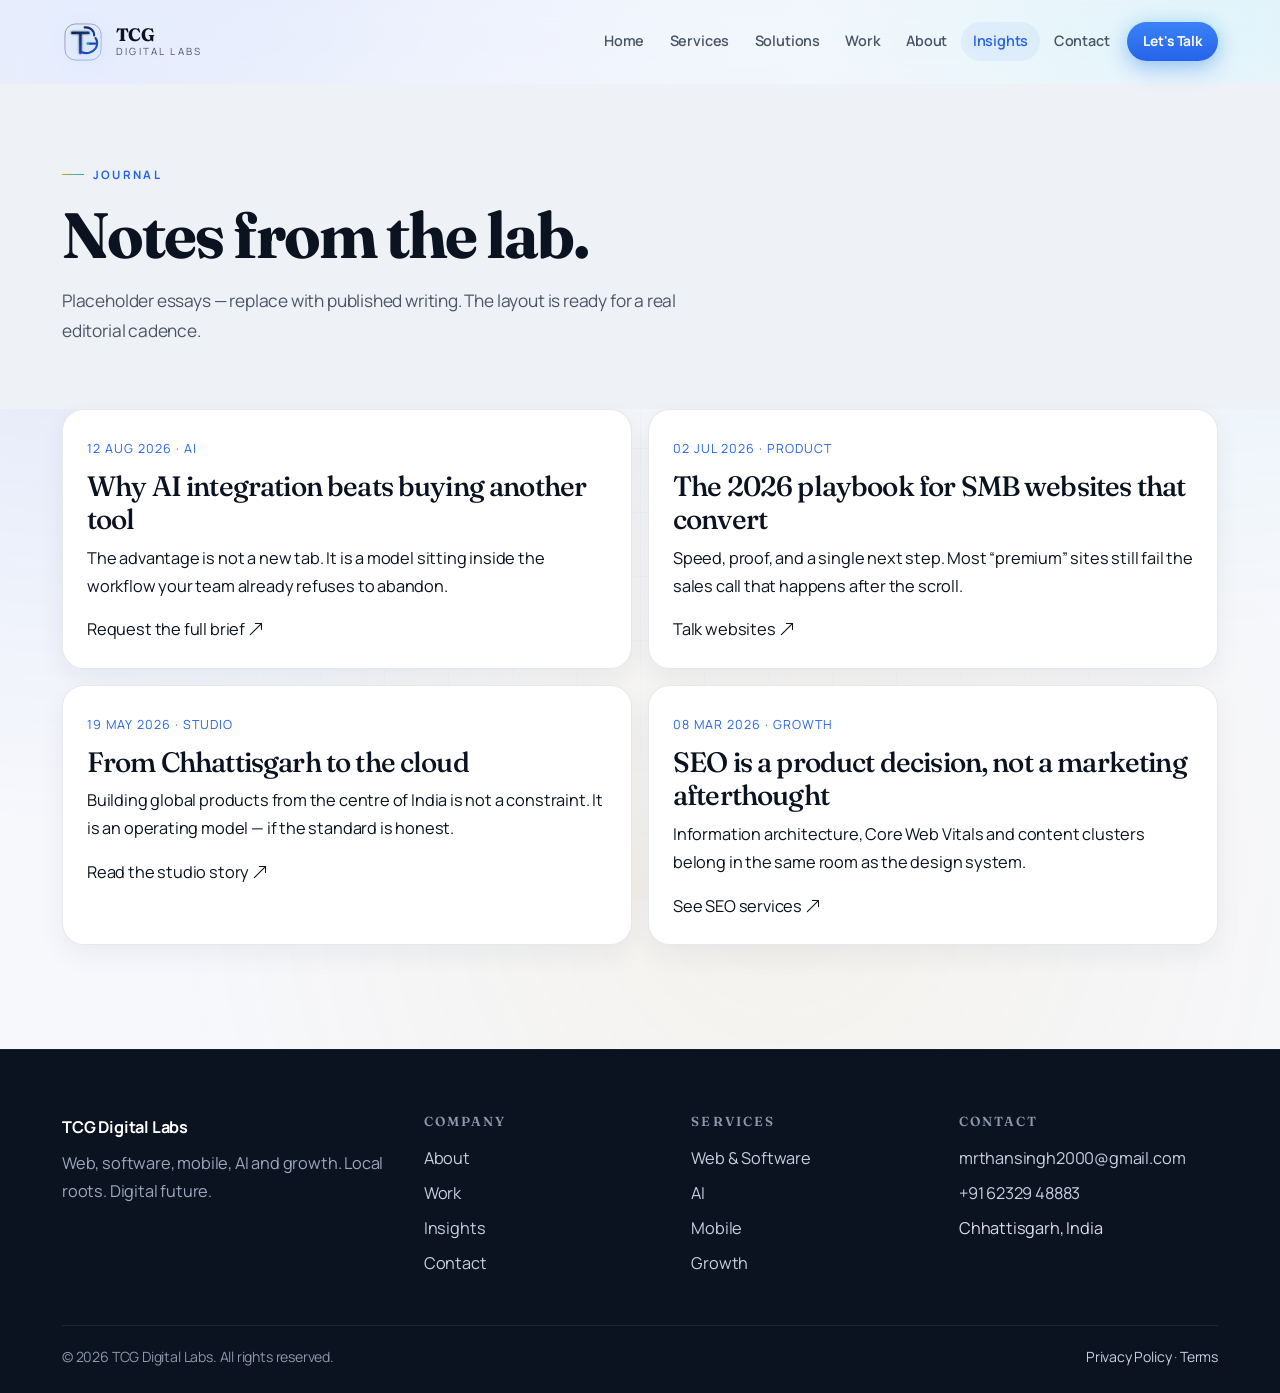
<file: insights.html>
<!DOCTYPE html>
<html lang="en">
<head>
  <meta charset="UTF-8">
  <meta name="viewport" content="width=device-width, initial-scale=1">
  <title>Insights | TCG Digital Labs — Notes on Product, AI & Growth</title>
  <meta name="description" content="Short essays from TCG Digital Labs on AI integration, conversion-minded websites, building from Chhattisgarh, and SEO as a product decision.">
  <meta name="robots" content="index, follow">
  <link rel="canonical" href="https://tcgdigitallabs.com/insights.html">
  <meta property="og:title" content="Insights | TCG Digital Labs">
  <meta property="og:description" content="Thinking from the lab: AI, product websites, and growth that compounds.">
  <meta property="og:image" content="assets/images/logo-lockup-dark.jpg">
  <link rel="icon" type="image/jpeg" href="assets/images/favicon.jpg">
  <link rel="preconnect" href="https://fonts.googleapis.com">
  <link rel="preconnect" href="https://fonts.gstatic.com" crossorigin>
  <link href="https://fonts.googleapis.com/css2?family=Fraunces:opsz,wght@9..144,500;9..144,600;9..144,700;9..144,800&family=Manrope:wght@400;500;600;700;800&display=swap" rel="stylesheet">
  <link href="https://cdn.jsdelivr.net/npm/bootstrap@5.3.3/dist/css/bootstrap.min.css" rel="stylesheet">
  <link href="https://cdn.jsdelivr.net/npm/bootstrap-icons@1.11.3/font/bootstrap-icons.min.css" rel="stylesheet">
  <link href="css/style.css" rel="stylesheet">
</head>
<body data-page="insights">
  <a class="skip-link" href="#main">Skip to content</a>
  <div class="page-bg" aria-hidden="true"></div>

  <nav class="site-nav" id="siteNav">
    <div class="container nav-inner">
      <a href="index.html" class="brand" aria-label="TCG Digital Labs home">
        <svg class="brand-mark" viewBox="0 0 64 64" fill="none" aria-hidden="true">
          <defs>
            <linearGradient id="gNav" x1="8" y1="6" x2="56" y2="58" gradientUnits="userSpaceOnUse">
              <stop stop-color="#0b1220"/><stop offset="1" stop-color="#2563eb"/>
            </linearGradient>
            <filter id="glowNav" x="-40%" y="-40%" width="180%" height="180%">
              <feGaussianBlur stdDeviation="1.4" result="b"/>
              <feMerge><feMergeNode in="b"/><feMergeNode in="SourceGraphic"/></feMerge>
            </filter>
          </defs>
          <rect x="4.5" y="4.5" width="55" height="55" rx="16" stroke="url(#gNav)" stroke-opacity="0.55"/>
          <path d="M16 18h24M28 18v30" stroke="url(#gNav)" stroke-width="3.5" stroke-linecap="square" filter="url(#glowNav)"/>
          <path d="M49 22c.2-7.4-6.2-13-14.4-12.2" stroke="url(#gNav)" stroke-width="3.3" stroke-linecap="round"/>
          <path d="M51 26c3.4 4 3.6 11.2-.4 16.4-4.4 5.8-13 8.2-20.2 5.2" stroke="url(#gNav)" stroke-width="3.3" stroke-linecap="round"/>
          <path d="M51 34.5H39.5" stroke="url(#gNav)" stroke-width="3.3" stroke-linecap="round"/>
          <circle cx="39.5" cy="34.5" r="2.2" fill="#06b6d4"/>
        </svg>
        <span class="brand-text"><strong>TCG</strong><small>DIGITAL LABS</small></span>
      </a>
      <button class="nav-toggle" type="button" data-bs-toggle="offcanvas" data-bs-target="#navOffcanvas" aria-controls="navOffcanvas" aria-label="Open menu">
        <i class="bi bi-list" aria-hidden="true"></i>
      </button>
      <div class="desktop-nav d-none d-lg-flex align-items-center">
        <ul class="nav-links">
          <li><a href="index.html" data-nav="home">Home</a></li>
          <li><a href="services.html" data-nav="services">Services</a></li>
          <li><a href="services.html#solutions">Solutions</a></li>
          <li><a href="work.html" data-nav="work">Work</a></li>
          <li><a href="about.html" data-nav="about">About</a></li>
          <li><a href="insights.html" data-nav="insights">Insights</a></li>
          <li><a href="contact.html" data-nav="contact">Contact</a></li>
        </ul>
        <a class="btn btn-primary btn-sm-pill nav-cta" href="contact.html">Let's Talk</a>
      </div>
    </div>
  </nav>

  <div class="offcanvas offcanvas-end" tabindex="-1" id="navOffcanvas" aria-labelledby="navOffcanvasLabel">
    <div class="offcanvas-header">
      <h2 class="offcanvas-title h5 mb-0" id="navOffcanvasLabel">Menu</h2>
      <button type="button" class="btn-close" data-bs-dismiss="offcanvas" aria-label="Close"></button>
    </div>
    <div class="offcanvas-body">
      <ul class="nav-links">
        <li><a href="index.html">Home</a></li>
        <li><a href="services.html">Services</a></li>
        <li><a href="work.html">Work</a></li>
        <li><a href="about.html">About</a></li>
        <li><a href="insights.html">Insights</a></li>
        <li><a href="contact.html">Contact</a></li>
      </ul>
      <a class="btn btn-primary w-100 mt-4" href="contact.html">Let's Talk</a>
    </div>
  </div>

  <main id="main">
    <header class="page-hero">
      <div class="container">
        <p class="eyebrow">Journal</p>
        <h1>Notes from the lab.</h1>
        <p class="lede mt-3">Placeholder essays — replace with published writing. The layout is ready for a real editorial cadence.</p>
      </div>
    </header>

    <section class="section pt-0">
      <div class="container">
        <div class="row g-3">
          <div class="col-md-6">
            <article class="insight-card reveal">
              <time datetime="2026-08-12">12 Aug 2026 · AI</time>
              <h2 class="h3 mt-2">Why AI integration beats buying another tool</h2>
              <p class="short">The advantage is not a new tab. It is a model sitting inside the workflow your team already refuses to abandon.</p>
              <a class="more" href="contact.html">Request the full brief <i class="bi bi-arrow-up-right"></i></a>
            </article>
          </div>
          <div class="col-md-6">
            <article class="insight-card reveal delay-1">
              <time datetime="2026-07-02">02 Jul 2026 · Product</time>
              <h2 class="h3 mt-2">The 2026 playbook for SMB websites that convert</h2>
              <p class="short">Speed, proof, and a single next step. Most “premium” sites still fail the sales call that happens after the scroll.</p>
              <a class="more" href="contact.html">Talk websites <i class="bi bi-arrow-up-right"></i></a>
            </article>
          </div>
          <div class="col-md-6">
            <article class="insight-card reveal delay-2">
              <time datetime="2026-05-19">19 May 2026 · Studio</time>
              <h2 class="h3 mt-2">From Chhattisgarh to the cloud</h2>
              <p class="short">Building global products from the centre of India is not a constraint. It is an operating model — if the standard is honest.</p>
              <a class="more" href="about.html">Read the studio story <i class="bi bi-arrow-up-right"></i></a>
            </article>
          </div>
          <div class="col-md-6">
            <article class="insight-card reveal delay-3">
              <time datetime="2026-03-08">08 Mar 2026 · Growth</time>
              <h2 class="h3 mt-2">SEO is a product decision, not a marketing afterthought</h2>
              <p class="short">Information architecture, Core Web Vitals and content clusters belong in the same room as the design system.</p>
              <a class="more" href="services.html#seo">See SEO services <i class="bi bi-arrow-up-right"></i></a>
            </article>
          </div>
        </div>
      </div>
    </section>
  </main>

  <footer class="site-footer">
    <div class="container">
      <div class="footer-grid">
        <div>
          <p class="mb-2"><strong>TCG Digital Labs</strong></p>
          <p class="short">Web, software, mobile, AI and growth. Local roots. Digital future.</p>
        </div>
        <div>
          <h4>Company</h4>
          <ul>
            <li><a href="about.html">About</a></li>
            <li><a href="work.html">Work</a></li>
            <li><a href="insights.html">Insights</a></li>
            <li><a href="contact.html">Contact</a></li>
          </ul>
        </div>
        <div>
          <h4>Services</h4>
          <ul>
            <li><a href="services.html#web-development">Web &amp; Software</a></li>
            <li><a href="services.html#ai">AI</a></li>
            <li><a href="services.html#mobile-apps">Mobile</a></li>
            <li><a href="services.html#seo">Growth</a></li>
          </ul>
        </div>
        <div>
          <h4>Contact</h4>
          <ul>
            <li><a href="mailto:mrthansingh2000@gmail.com">mrthansingh2000@gmail.com</a></li>
            <li><a href="tel:+916232948883">+91 62329 48883</a></li>
            <li>Chhattisgarh, India</li>
          </ul>
        </div>
      </div>
      <div class="footer-bottom">
        <span>© 2026 TCG Digital Labs. All rights reserved.</span>
        <span><a href="privacy.html">Privacy Policy</a> · <a href="terms.html">Terms</a></span>
      </div>
    </div>
  </footer>
  <script src="https://cdn.jsdelivr.net/npm/bootstrap@5.3.3/dist/js/bootstrap.bundle.min.js"></script>
  <script src="js/script.js"></script>
</body>
</html>
</file>
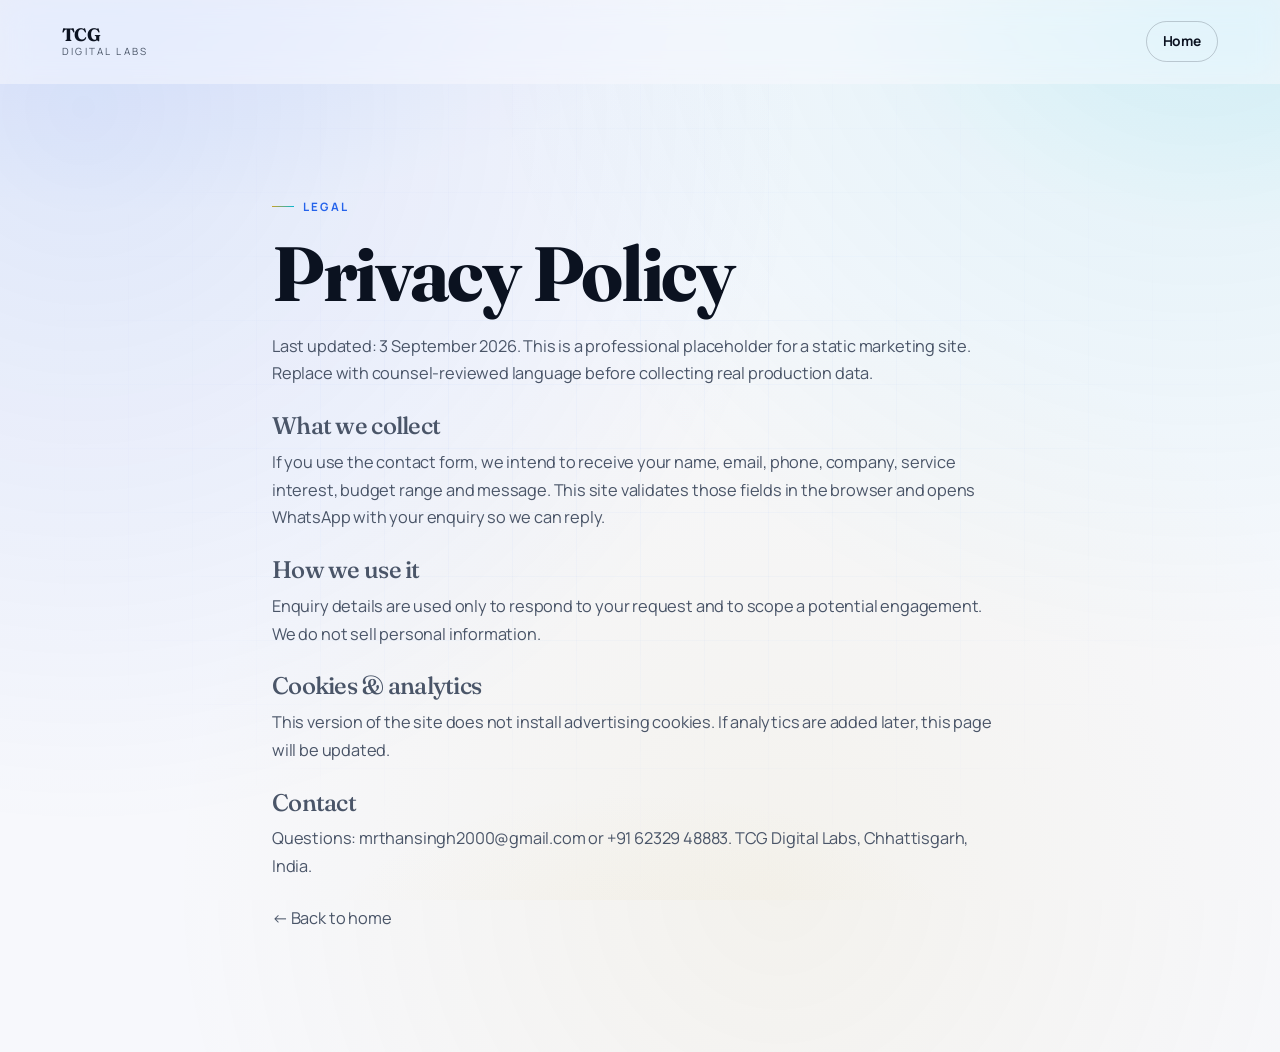
<file: privacy.html>
<!DOCTYPE html>
<html lang="en">
<head>
  <meta charset="UTF-8">
  <meta name="viewport" content="width=device-width, initial-scale=1">
  <title>Privacy Policy | TCG Digital Labs</title>
  <meta name="description" content="Privacy policy placeholder for TCG Digital Labs. Describes how enquiry data is handled on this marketing site.">
  <meta name="robots" content="index, follow">
  <link rel="canonical" href="https://tcgdigitallabs.com/privacy.html">
  <link rel="icon" type="image/jpeg" href="assets/images/favicon.jpg">
  <link rel="preconnect" href="https://fonts.googleapis.com">
  <link rel="preconnect" href="https://fonts.gstatic.com" crossorigin>
  <link href="https://fonts.googleapis.com/css2?family=Fraunces:opsz,wght@9..144,500;9..144,600;9..144,700;9..144,800&family=Manrope:wght@400;500;600;700;800&display=swap" rel="stylesheet">
  <link href="https://cdn.jsdelivr.net/npm/bootstrap@5.3.3/dist/css/bootstrap.min.css" rel="stylesheet">
  <link href="css/style.css" rel="stylesheet">
</head>
<body data-page="legal">
  <a class="skip-link" href="#main">Skip to content</a>
  <div class="page-bg" aria-hidden="true"></div>
  <nav class="site-nav" id="siteNav">
    <div class="container nav-inner">
      <a href="index.html" class="brand" aria-label="TCG Digital Labs home">
        <span class="brand-text"><strong>TCG</strong><small>DIGITAL LABS</small></span>
      </a>
      <a class="btn btn-ghost btn-sm-pill" href="index.html">Home</a>
    </div>
  </nav>
  <main id="main" class="section">
    <div class="container legal">
      <p class="eyebrow">Legal</p>
      <h1>Privacy Policy</h1>
      <p>Last updated: 3 September 2026. This is a professional placeholder for a static marketing site. Replace with counsel-reviewed language before collecting real production data.</p>
      <h2 class="h4 mt-4">What we collect</h2>
      <p>If you use the contact form, we intend to receive your name, email, phone, company, service interest, budget range and message. This site validates those fields in the browser and opens WhatsApp with your enquiry so we can reply.</p>
      <h2 class="h4 mt-4">How we use it</h2>
      <p>Enquiry details are used only to respond to your request and to scope a potential engagement. We do not sell personal information.</p>
      <h2 class="h4 mt-4">Cookies &amp; analytics</h2>
      <p>This version of the site does not install advertising cookies. If analytics are added later, this page will be updated.</p>
      <h2 class="h4 mt-4">Contact</h2>
      <p>Questions: <a href="mailto:mrthansingh2000@gmail.com">mrthansingh2000@gmail.com</a> or <a href="tel:+916232948883">+91 62329 48883</a>. TCG Digital Labs, Chhattisgarh, India.</p>
      <p class="mt-4"><a href="index.html">← Back to home</a></p>
    </div>
  </main>
  <script src="js/script.js"></script>
</body>
</html>
</file>
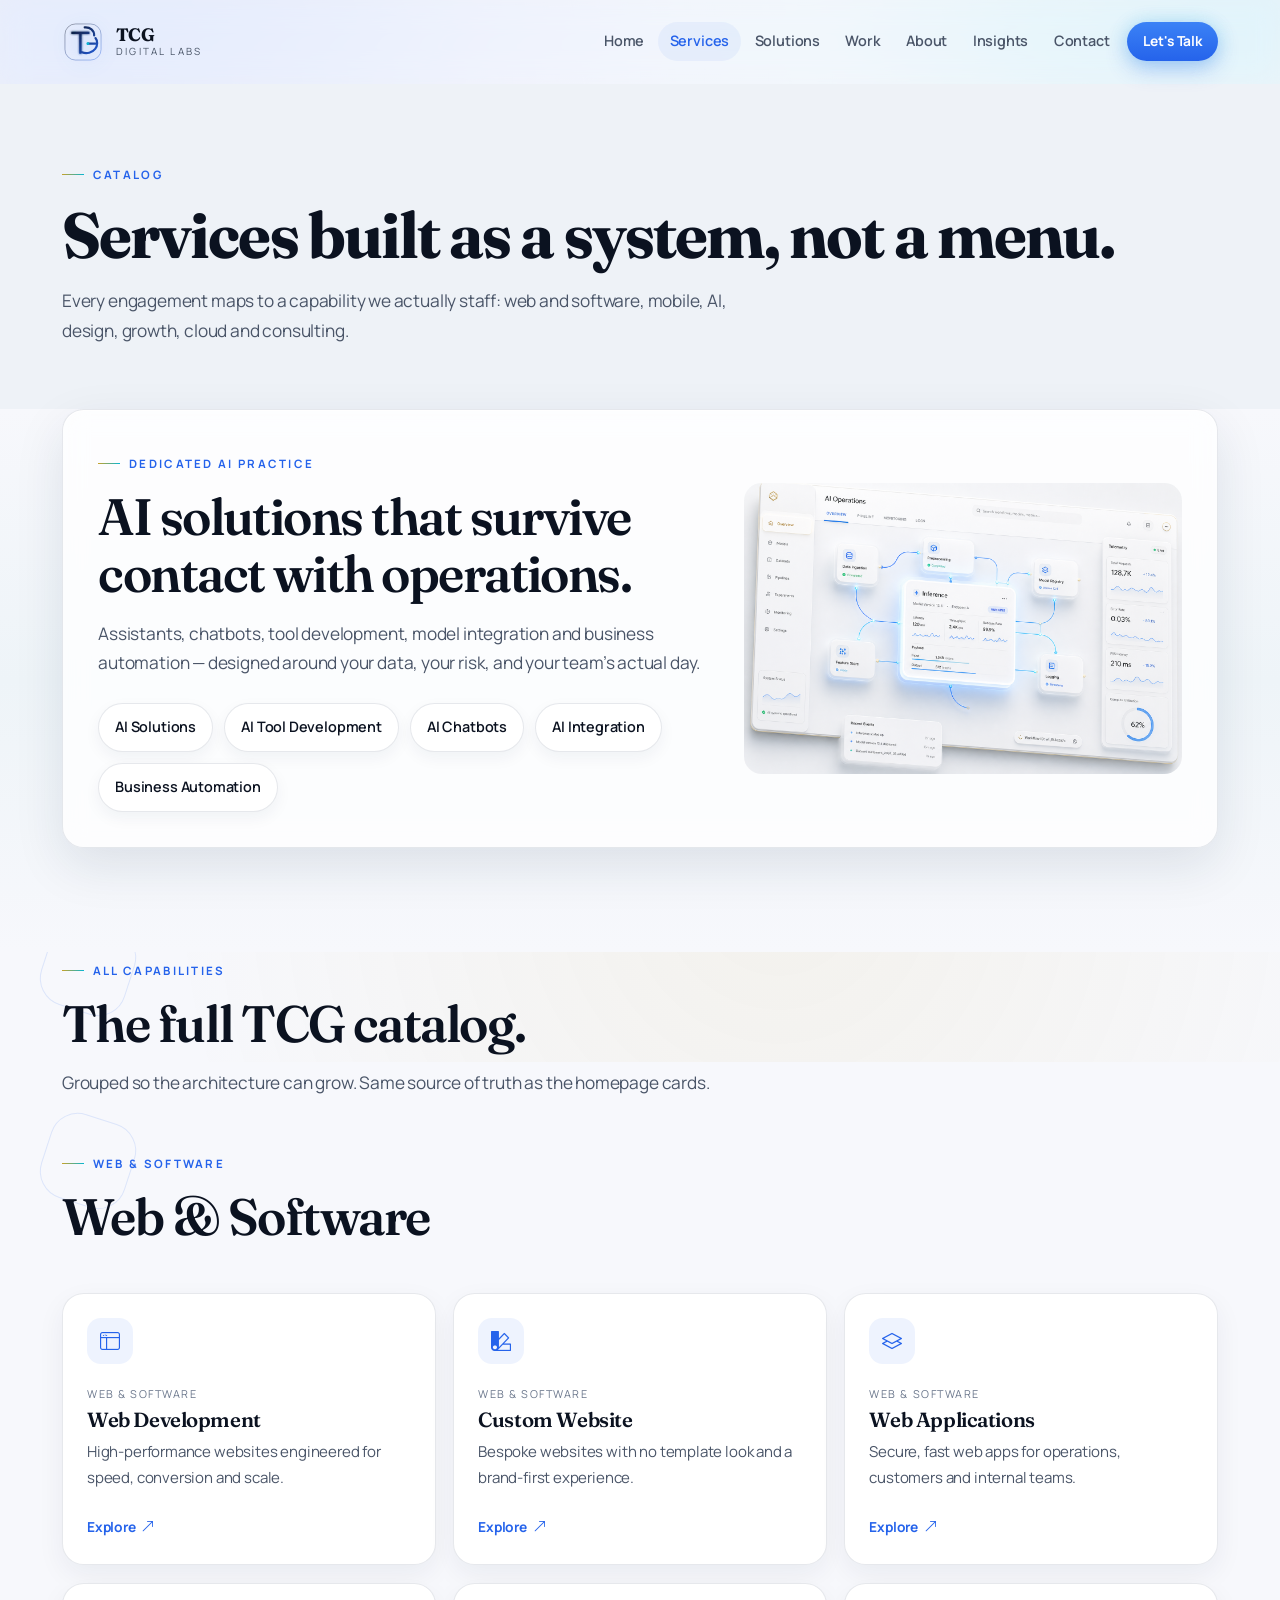
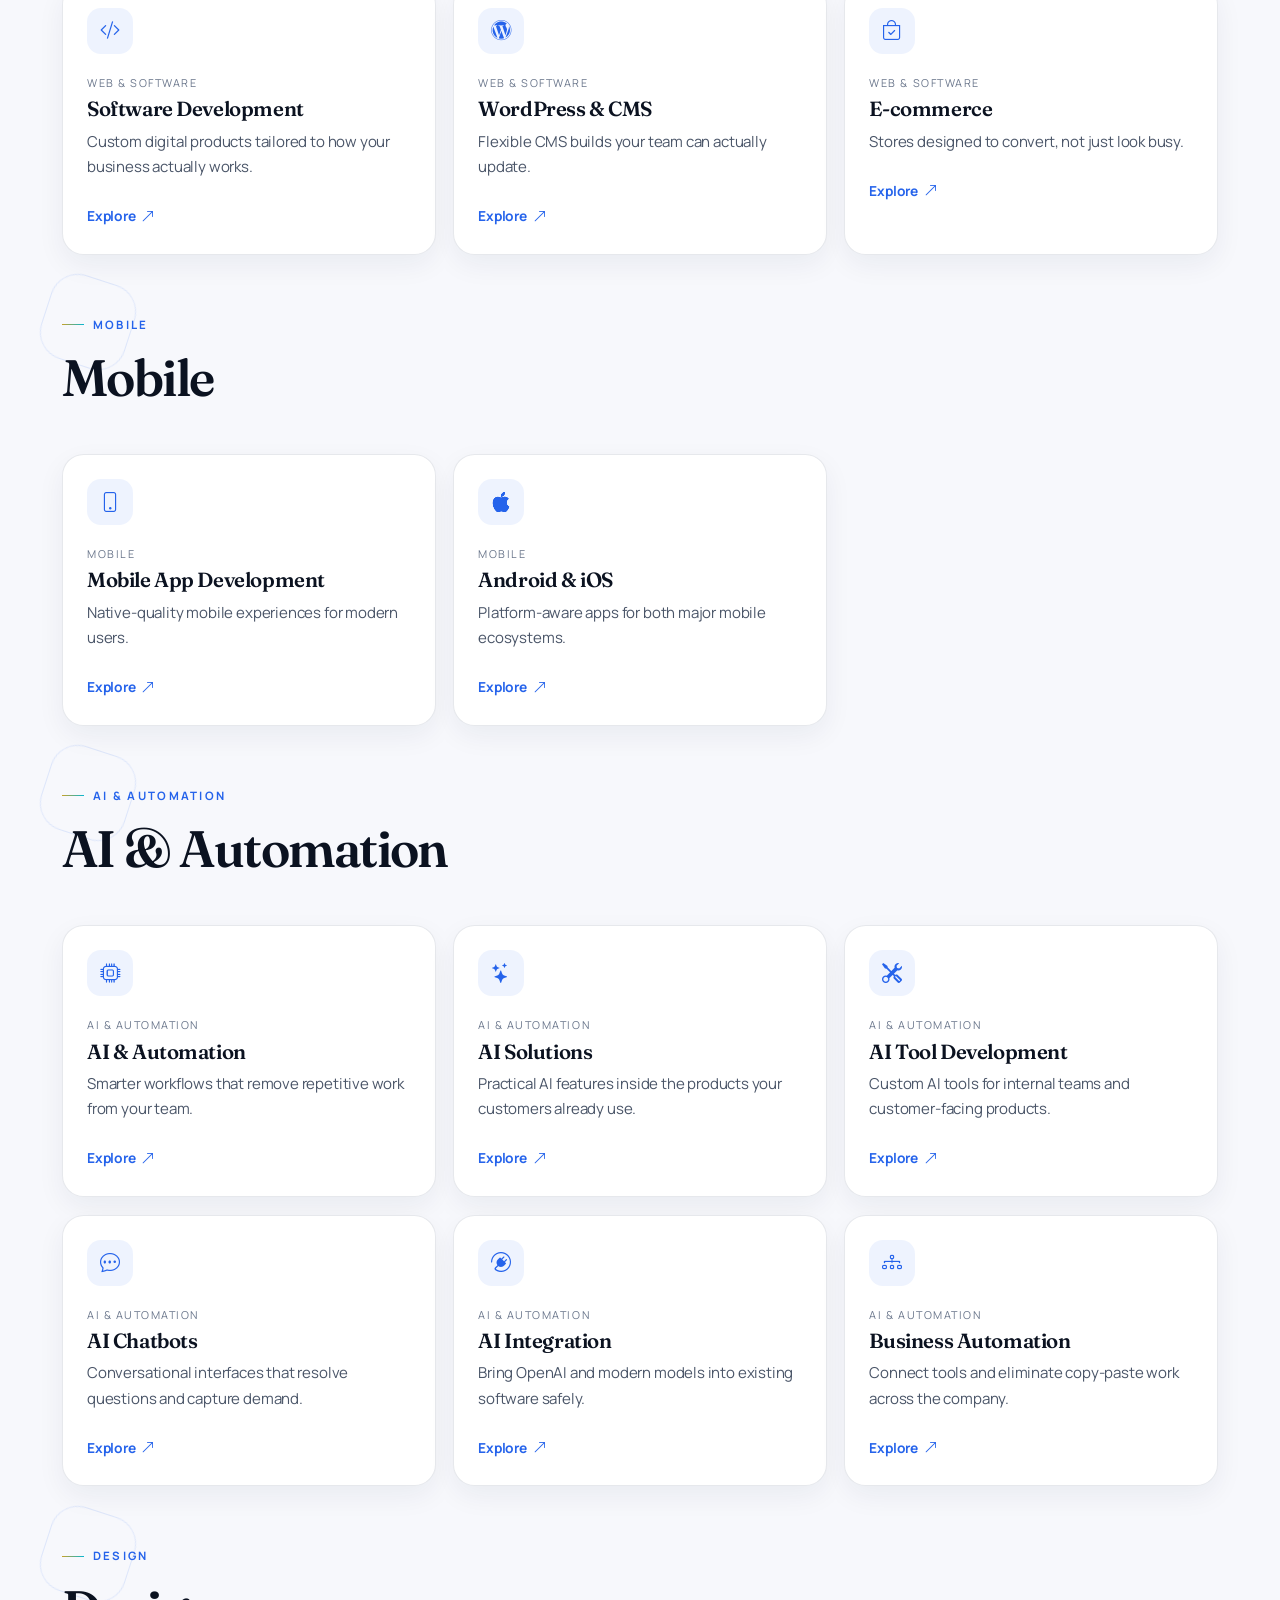
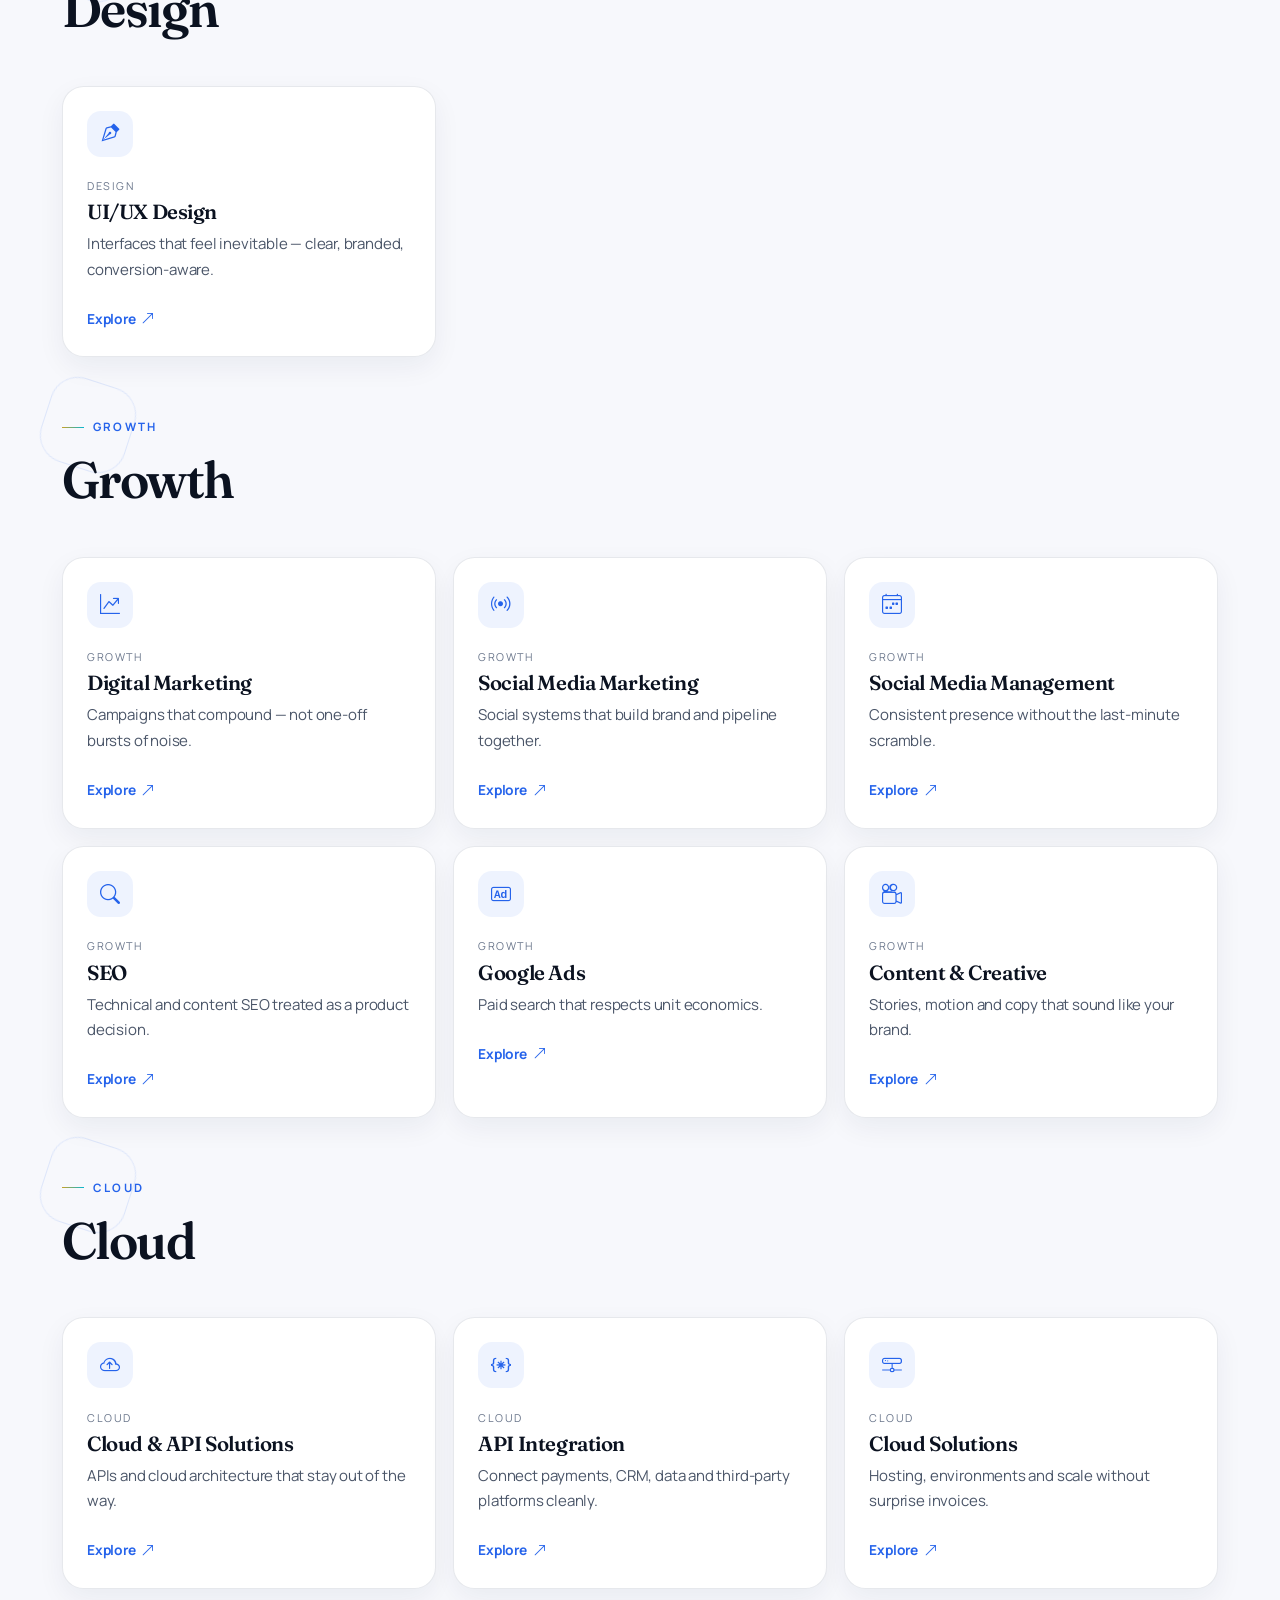
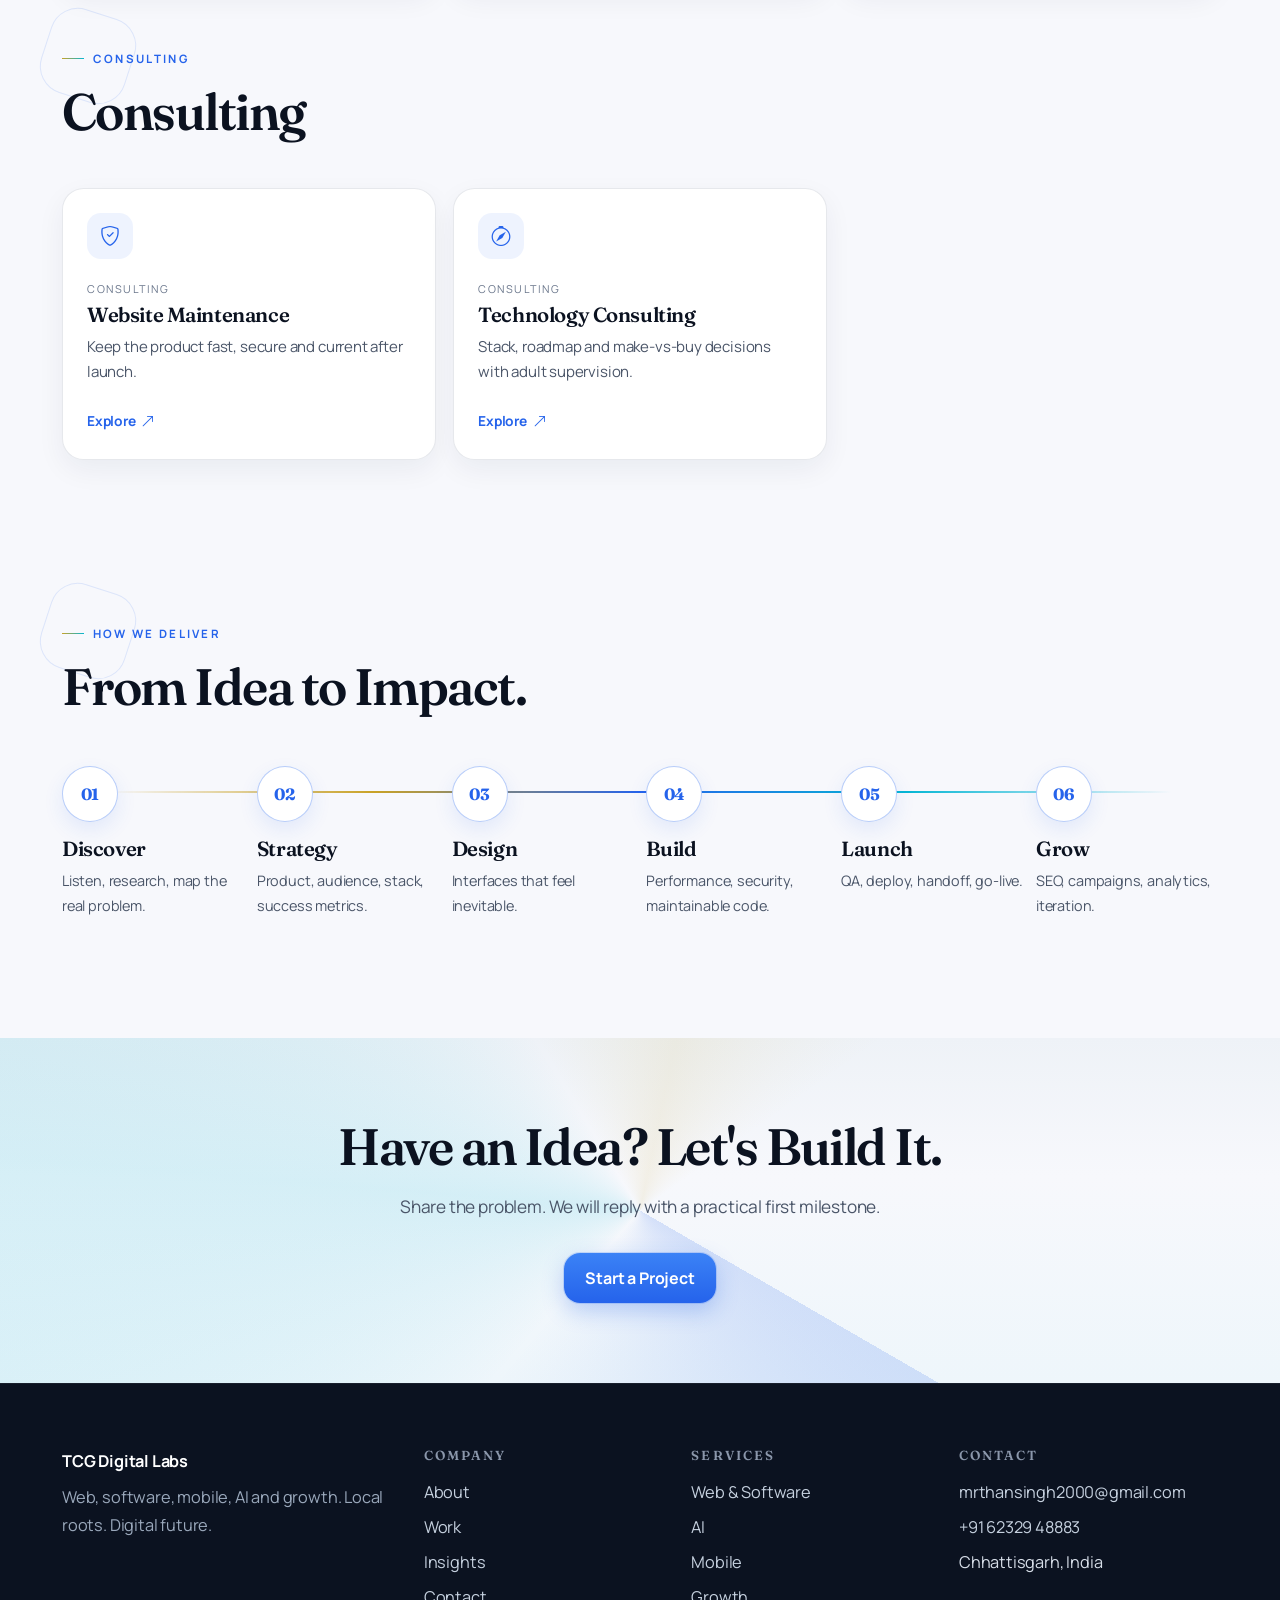
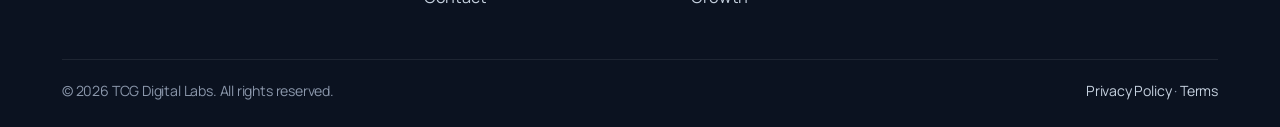
<file: services.html>
<!DOCTYPE html>
<html lang="en">
<head>
  <meta charset="UTF-8">
  <meta name="viewport" content="width=device-width, initial-scale=1">
  <title>Services | TCG Digital Labs — Web, AI, Mobile & Growth</title>
  <meta name="description" content="Full catalog of TCG Digital Labs services: websites, custom software, mobile apps, AI solutions, automation, SEO, digital marketing and technology consulting.">
  <meta name="robots" content="index, follow">
  <link rel="canonical" href="https://tcgdigitallabs.com/services.html">
  <meta property="og:title" content="Services | TCG Digital Labs">
  <meta property="og:description" content="Web, software, mobile, AI, design, growth, cloud and consulting — one studio, one standard.">
  <meta property="og:image" content="assets/images/logo-lockup-dark.jpg">
  <link rel="icon" type="image/jpeg" href="assets/images/favicon.jpg">
  <link rel="preconnect" href="https://fonts.googleapis.com">
  <link rel="preconnect" href="https://fonts.gstatic.com" crossorigin>
  <link href="https://fonts.googleapis.com/css2?family=Fraunces:opsz,wght@9..144,500;9..144,600;9..144,700;9..144,800&family=Manrope:wght@400;500;600;700;800&display=swap" rel="stylesheet">
  <link href="https://cdn.jsdelivr.net/npm/bootstrap@5.3.3/dist/css/bootstrap.min.css" rel="stylesheet">
  <link href="https://cdn.jsdelivr.net/npm/bootstrap-icons@1.11.3/font/bootstrap-icons.min.css" rel="stylesheet">
  <link href="css/style.css" rel="stylesheet">
</head>
<body data-page="services">
  <a class="skip-link" href="#main">Skip to content</a>
  <div class="page-bg" aria-hidden="true"></div>

  <nav class="site-nav" id="siteNav">
    <div class="container nav-inner">
      <a href="index.html" class="brand" aria-label="TCG Digital Labs home">
        <svg class="brand-mark" viewBox="0 0 64 64" fill="none" aria-hidden="true">
          <defs>
            <linearGradient id="gNav" x1="8" y1="6" x2="56" y2="58" gradientUnits="userSpaceOnUse">
              <stop stop-color="#0b1220"/><stop offset="1" stop-color="#2563eb"/>
            </linearGradient>
            <filter id="glowNav" x="-40%" y="-40%" width="180%" height="180%">
              <feGaussianBlur stdDeviation="1.4" result="b"/>
              <feMerge><feMergeNode in="b"/><feMergeNode in="SourceGraphic"/></feMerge>
            </filter>
          </defs>
          <rect x="4.5" y="4.5" width="55" height="55" rx="16" stroke="url(#gNav)" stroke-opacity="0.55"/>
          <path d="M16 18h24M28 18v30" stroke="url(#gNav)" stroke-width="3.5" stroke-linecap="square" filter="url(#glowNav)"/>
          <path d="M49 22c.2-7.4-6.2-13-14.4-12.2" stroke="url(#gNav)" stroke-width="3.3" stroke-linecap="round"/>
          <path d="M51 26c3.4 4 3.6 11.2-.4 16.4-4.4 5.8-13 8.2-20.2 5.2" stroke="url(#gNav)" stroke-width="3.3" stroke-linecap="round"/>
          <path d="M51 34.5H39.5" stroke="url(#gNav)" stroke-width="3.3" stroke-linecap="round"/>
          <circle cx="39.5" cy="34.5" r="2.2" fill="#06b6d4"/>
        </svg>
        <span class="brand-text"><strong>TCG</strong><small>DIGITAL LABS</small></span>
      </a>
      <button class="nav-toggle" type="button" data-bs-toggle="offcanvas" data-bs-target="#navOffcanvas" aria-controls="navOffcanvas" aria-label="Open menu">
        <i class="bi bi-list" aria-hidden="true"></i>
      </button>
      <div class="desktop-nav d-none d-lg-flex align-items-center">
        <ul class="nav-links">
          <li><a href="index.html" data-nav="home">Home</a></li>
          <li><a href="services.html" data-nav="services">Services</a></li>
          <li><a href="services.html#solutions">Solutions</a></li>
          <li><a href="work.html" data-nav="work">Work</a></li>
          <li><a href="about.html" data-nav="about">About</a></li>
          <li><a href="insights.html" data-nav="insights">Insights</a></li>
          <li><a href="contact.html" data-nav="contact">Contact</a></li>
        </ul>
        <a class="btn btn-primary btn-sm-pill nav-cta" href="contact.html">Let's Talk</a>
      </div>
    </div>
  </nav>

  <div class="offcanvas offcanvas-end" tabindex="-1" id="navOffcanvas" aria-labelledby="navOffcanvasLabel">
    <div class="offcanvas-header">
      <h2 class="offcanvas-title h5 mb-0" id="navOffcanvasLabel">Menu</h2>
      <button type="button" class="btn-close" data-bs-dismiss="offcanvas" aria-label="Close"></button>
    </div>
    <div class="offcanvas-body">
      <ul class="nav-links">
        <li><a href="index.html">Home</a></li>
        <li><a href="services.html">Services</a></li>
        <li><a href="services.html#solutions">Solutions</a></li>
        <li><a href="work.html">Work</a></li>
        <li><a href="about.html">About</a></li>
        <li><a href="insights.html">Insights</a></li>
        <li><a href="contact.html">Contact</a></li>
      </ul>
      <a class="btn btn-primary w-100 mt-4" href="contact.html">Let's Talk</a>
    </div>
  </div>

  <main id="main">
    <header class="page-hero">
      <div class="container">
        <p class="eyebrow">Catalog</p>
        <h1>Services built as a system, not a menu.</h1>
        <p class="lede mt-3">Every engagement maps to a capability we actually staff: web and software, mobile, AI, design, growth, cloud and consulting.</p>
      </div>
    </header>

    <section class="section pt-0" id="ai">
      <div class="container">
        <div class="ai-panel glass reveal">
          <div class="row g-4 align-items-center">
            <div class="col-lg-7">
              <p class="eyebrow">Dedicated AI practice</p>
              <h2>AI solutions that survive contact with operations.</h2>
              <p class="lede mt-3">Assistants, chatbots, tool development, model integration and business automation — designed around your data, your risk, and your team’s actual day.</p>
              <div class="ai-float">
                <span class="ai-chip">AI Solutions</span>
                <span class="ai-chip">AI Tool Development</span>
                <span class="ai-chip">AI Chatbots</span>
                <span class="ai-chip">AI Integration</span>
                <span class="ai-chip">Business Automation</span>
              </div>
            </div>
            <div class="col-lg-5">
              <img src="assets/images/visual-ai-light.jpg" alt="AI assistant interface concept" loading="lazy" width="800" height="450" style="border-radius:1.1rem;">
            </div>
          </div>
        </div>
      </div>
    </section>

    <section class="section pt-0" id="solutions">
      <div class="container">
        <div class="section-head reveal">
          <p class="eyebrow">All capabilities</p>
          <h2>The full TCG catalog.</h2>
          <p class="lede mt-3">Grouped so the architecture can grow. Same source of truth as the homepage cards.</p>
        </div>
        <div id="serviceCatalog"></div>
      </div>
    </section>

    <section class="section pt-0">
      <div class="container">
        <div class="section-head reveal">
          <p class="eyebrow">How we deliver</p>
          <h2>From Idea to Impact.</h2>
        </div>
        <div class="process">
          <article class="process-step reveal"><div class="process-num">01</div><h3>Discover</h3><p>Listen, research, map the real problem.</p></article>
          <article class="process-step reveal"><div class="process-num">02</div><h3>Strategy</h3><p>Product, audience, stack, success metrics.</p></article>
          <article class="process-step reveal"><div class="process-num">03</div><h3>Design</h3><p>Interfaces that feel inevitable.</p></article>
          <article class="process-step reveal"><div class="process-num">04</div><h3>Build</h3><p>Performance, security, maintainable code.</p></article>
          <article class="process-step reveal"><div class="process-num">05</div><h3>Launch</h3><p>QA, deploy, handoff, go-live.</p></article>
          <article class="process-step reveal"><div class="process-num">06</div><h3>Grow</h3><p>SEO, campaigns, analytics, iteration.</p></article>
        </div>
      </div>
    </section>

    <section class="cta-band">
      <div class="container reveal">
        <h2>Have an Idea? Let's Build It.</h2>
        <p class="lede mt-3 mx-auto">Share the problem. We will reply with a practical first milestone.</p>
        <a class="btn btn-primary mt-3" href="contact.html">Start a Project</a>
      </div>
    </section>
  </main>

  <footer class="site-footer">
    <div class="container">
      <div class="footer-grid">
        <div>
          <p class="mb-2"><strong>TCG Digital Labs</strong></p>
          <p class="short">Web, software, mobile, AI and growth. Local roots. Digital future.</p>
        </div>
        <div>
          <h4>Company</h4>
          <ul>
            <li><a href="about.html">About</a></li>
            <li><a href="work.html">Work</a></li>
            <li><a href="insights.html">Insights</a></li>
            <li><a href="contact.html">Contact</a></li>
          </ul>
        </div>
        <div>
          <h4>Services</h4>
          <ul>
            <li><a href="services.html#web-development">Web &amp; Software</a></li>
            <li><a href="services.html#ai">AI</a></li>
            <li><a href="services.html#mobile-apps">Mobile</a></li>
            <li><a href="services.html#seo">Growth</a></li>
          </ul>
        </div>
        <div>
          <h4>Contact</h4>
          <ul>
            <li><a href="mailto:mrthansingh2000@gmail.com">mrthansingh2000@gmail.com</a></li>
            <li><a href="tel:+916232948883">+91 62329 48883</a></li>
            <li>Chhattisgarh, India</li>
          </ul>
        </div>
      </div>
      <div class="footer-bottom">
        <span>© 2026 TCG Digital Labs. All rights reserved.</span>
        <span><a href="privacy.html">Privacy Policy</a> · <a href="terms.html">Terms</a></span>
      </div>
    </div>
  </footer>
  <script src="https://cdn.jsdelivr.net/npm/bootstrap@5.3.3/dist/js/bootstrap.bundle.min.js"></script>
  <script src="js/script.js"></script>
</body>
</html>
</file>
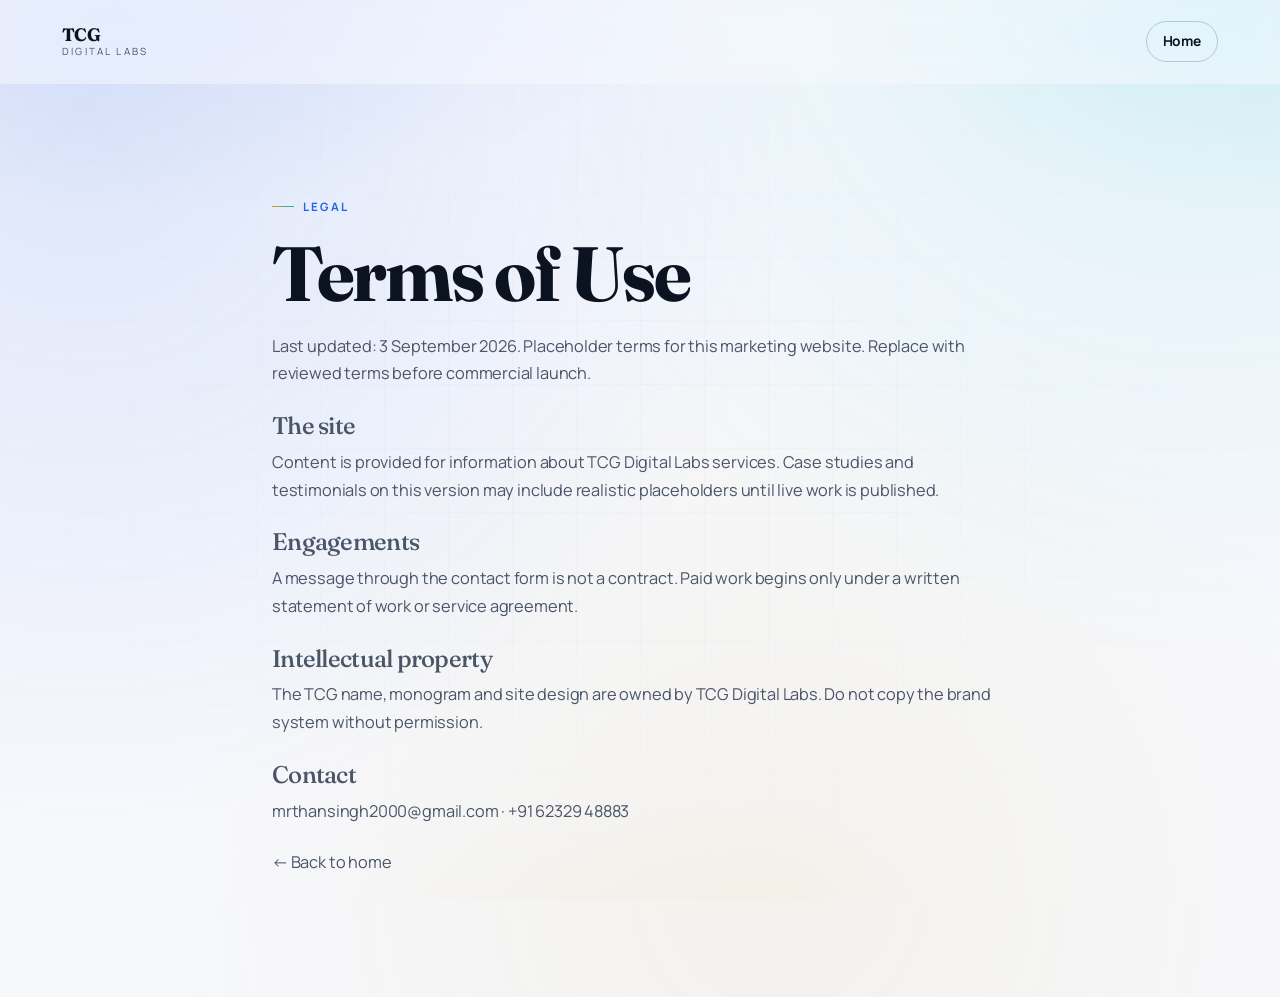
<file: terms.html>
<!DOCTYPE html>
<html lang="en">
<head>
  <meta charset="UTF-8">
  <meta name="viewport" content="width=device-width, initial-scale=1">
  <title>Terms of Use | TCG Digital Labs</title>
  <meta name="description" content="Terms of use placeholder for the TCG Digital Labs website.">
  <meta name="robots" content="index, follow">
  <link rel="canonical" href="https://tcgdigitallabs.com/terms.html">
  <link rel="icon" type="image/jpeg" href="assets/images/favicon.jpg">
  <link rel="preconnect" href="https://fonts.googleapis.com">
  <link rel="preconnect" href="https://fonts.gstatic.com" crossorigin>
  <link href="https://fonts.googleapis.com/css2?family=Fraunces:opsz,wght@9..144,500;9..144,600;9..144,700;9..144,800&family=Manrope:wght@400;500;600;700;800&display=swap" rel="stylesheet">
  <link href="https://cdn.jsdelivr.net/npm/bootstrap@5.3.3/dist/css/bootstrap.min.css" rel="stylesheet">
  <link href="css/style.css" rel="stylesheet">
</head>
<body data-page="legal">
  <a class="skip-link" href="#main">Skip to content</a>
  <div class="page-bg" aria-hidden="true"></div>
  <nav class="site-nav" id="siteNav">
    <div class="container nav-inner">
      <a href="index.html" class="brand" aria-label="TCG Digital Labs home">
        <span class="brand-text"><strong>TCG</strong><small>DIGITAL LABS</small></span>
      </a>
      <a class="btn btn-ghost btn-sm-pill" href="index.html">Home</a>
    </div>
  </nav>
  <main id="main" class="section">
    <div class="container legal">
      <p class="eyebrow">Legal</p>
      <h1>Terms of Use</h1>
      <p>Last updated: 3 September 2026. Placeholder terms for this marketing website. Replace with reviewed terms before commercial launch.</p>
      <h2 class="h4 mt-4">The site</h2>
      <p>Content is provided for information about TCG Digital Labs services. Case studies and testimonials on this version may include realistic placeholders until live work is published.</p>
      <h2 class="h4 mt-4">Engagements</h2>
      <p>A message through the contact form is not a contract. Paid work begins only under a written statement of work or service agreement.</p>
      <h2 class="h4 mt-4">Intellectual property</h2>
      <p>The TCG name, monogram and site design are owned by TCG Digital Labs. Do not copy the brand system without permission.</p>
      <h2 class="h4 mt-4">Contact</h2>
      <p><a href="mailto:mrthansingh2000@gmail.com">mrthansingh2000@gmail.com</a> · <a href="tel:+916232948883">+91 62329 48883</a></p>
      <p class="mt-4"><a href="index.html">← Back to home</a></p>
    </div>
  </main>
  <script src="js/script.js"></script>
</body>
</html>
</file>
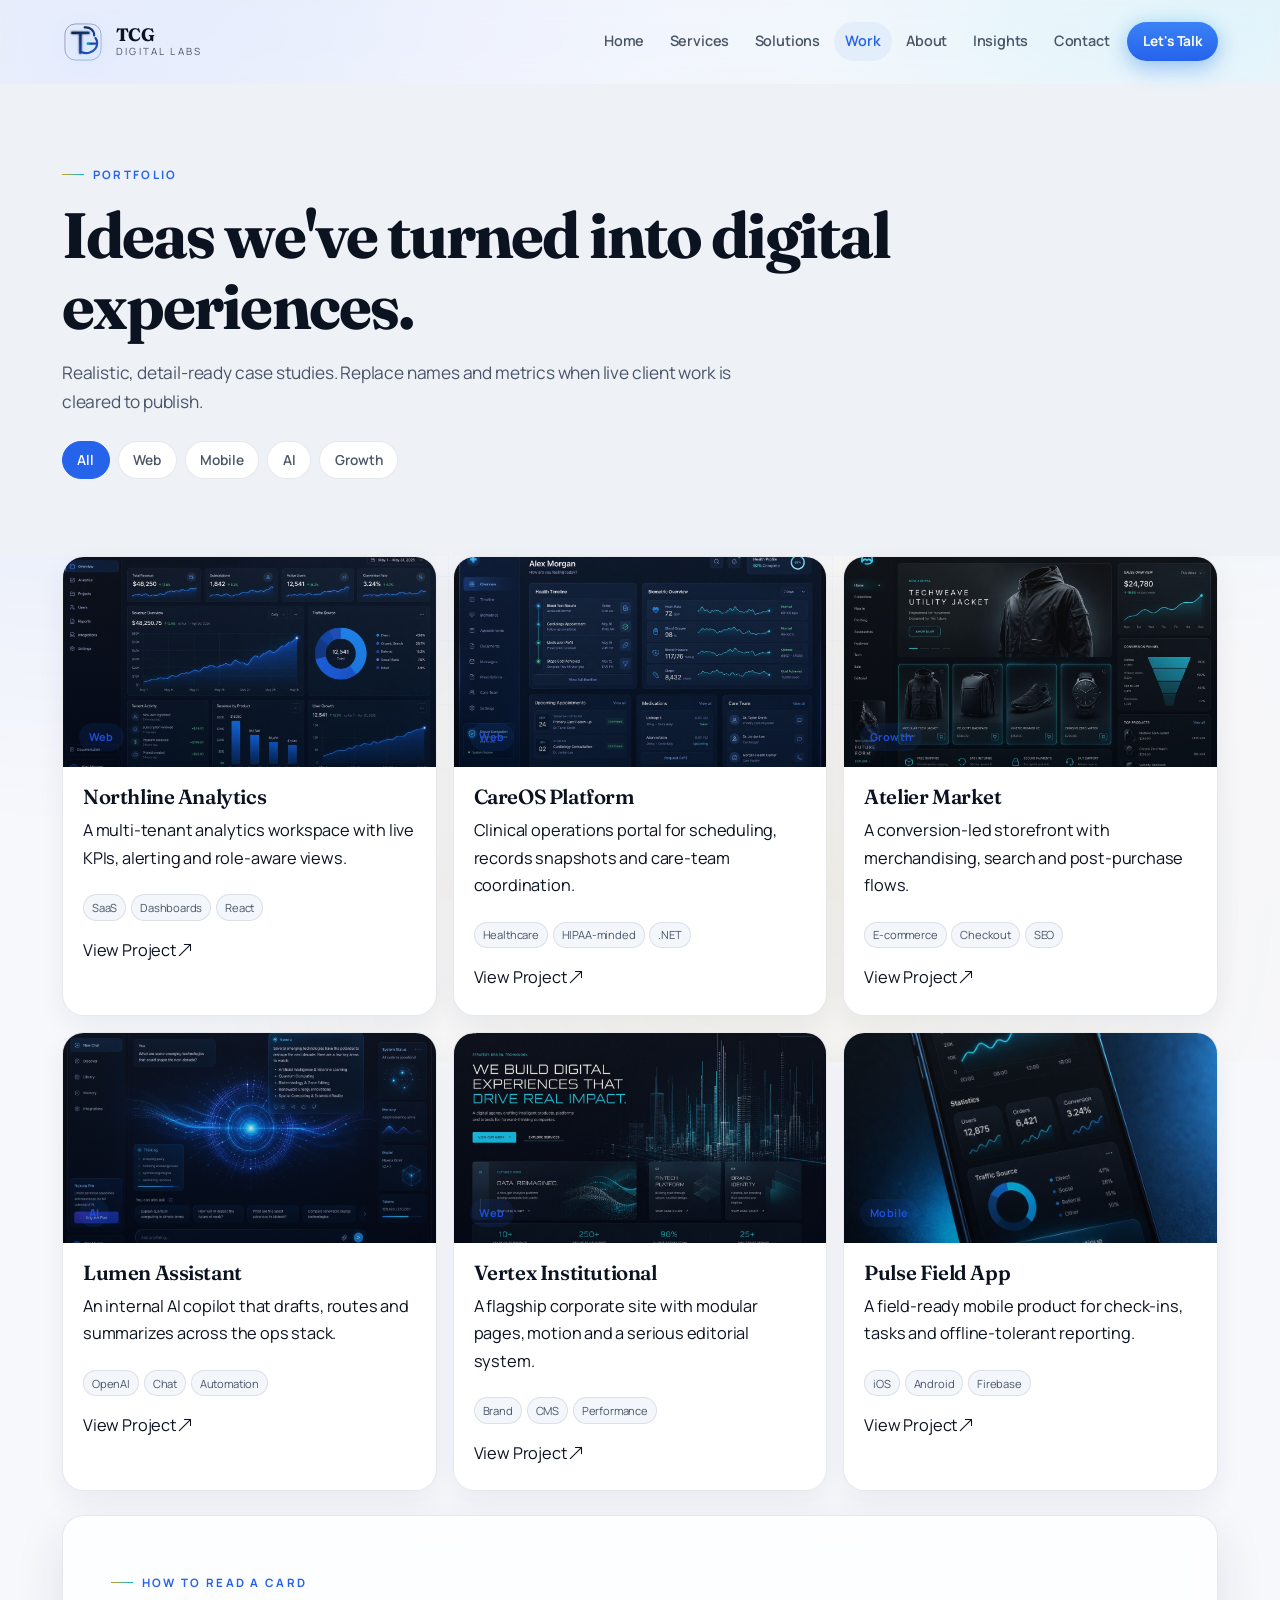
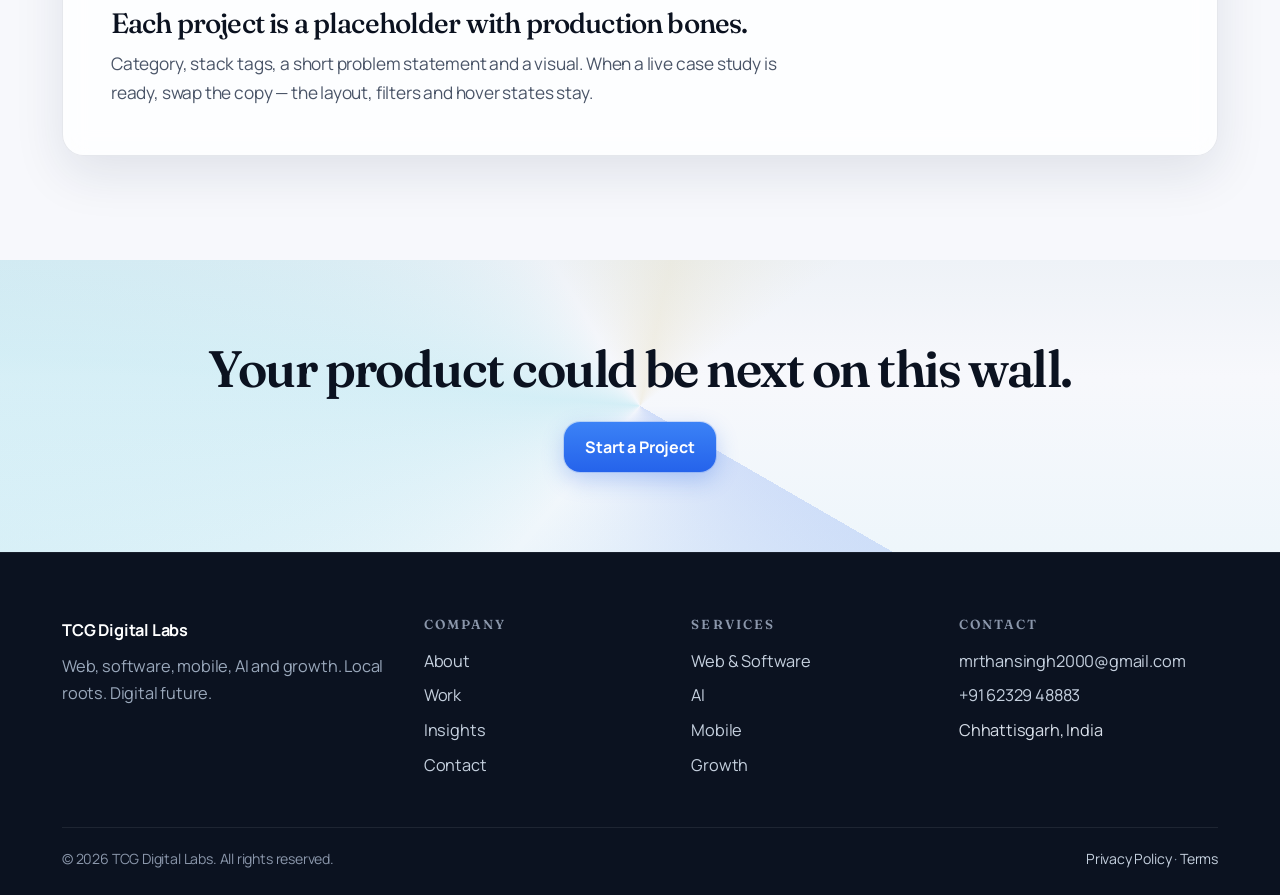
<file: work.html>
<!DOCTYPE html>
<html lang="en">
<head>
  <meta charset="UTF-8">
  <meta name="viewport" content="width=device-width, initial-scale=1">
  <title>Work | TCG Digital Labs — Selected Digital Products</title>
  <meta name="description" content="Selected work from TCG Digital Labs: SaaS dashboards, healthcare platforms, e-commerce, AI assistants, corporate sites and mobile applications.">
  <meta name="robots" content="index, follow">
  <link rel="canonical" href="https://tcgdigitallabs.com/work.html">
  <meta property="og:title" content="Work | TCG Digital Labs">
  <meta property="og:description" content="Ideas turned into digital experiences — product-minded case studies and placeholders ready for real launches.">
  <meta property="og:image" content="assets/images/work-saas-dashboard.jpg">
  <link rel="icon" type="image/jpeg" href="assets/images/favicon.jpg">
  <link rel="preconnect" href="https://fonts.googleapis.com">
  <link rel="preconnect" href="https://fonts.gstatic.com" crossorigin>
  <link href="https://fonts.googleapis.com/css2?family=Fraunces:opsz,wght@9..144,500;9..144,600;9..144,700;9..144,800&family=Manrope:wght@400;500;600;700;800&display=swap" rel="stylesheet">
  <link href="https://cdn.jsdelivr.net/npm/bootstrap@5.3.3/dist/css/bootstrap.min.css" rel="stylesheet">
  <link href="https://cdn.jsdelivr.net/npm/bootstrap-icons@1.11.3/font/bootstrap-icons.min.css" rel="stylesheet">
  <link href="css/style.css" rel="stylesheet">
</head>
<body data-page="work">
  <a class="skip-link" href="#main">Skip to content</a>
  <div class="page-bg" aria-hidden="true"></div>

  <nav class="site-nav" id="siteNav">
    <div class="container nav-inner">
      <a href="index.html" class="brand" aria-label="TCG Digital Labs home">
        <svg class="brand-mark" viewBox="0 0 64 64" fill="none" aria-hidden="true">
          <defs>
            <linearGradient id="gNav" x1="8" y1="6" x2="56" y2="58" gradientUnits="userSpaceOnUse">
              <stop stop-color="#0b1220"/><stop offset="1" stop-color="#2563eb"/>
            </linearGradient>
            <filter id="glowNav" x="-40%" y="-40%" width="180%" height="180%">
              <feGaussianBlur stdDeviation="1.4" result="b"/>
              <feMerge><feMergeNode in="b"/><feMergeNode in="SourceGraphic"/></feMerge>
            </filter>
          </defs>
          <rect x="4.5" y="4.5" width="55" height="55" rx="16" stroke="url(#gNav)" stroke-opacity="0.55"/>
          <path d="M16 18h24M28 18v30" stroke="url(#gNav)" stroke-width="3.5" stroke-linecap="square" filter="url(#glowNav)"/>
          <path d="M49 22c.2-7.4-6.2-13-14.4-12.2" stroke="url(#gNav)" stroke-width="3.3" stroke-linecap="round"/>
          <path d="M51 26c3.4 4 3.6 11.2-.4 16.4-4.4 5.8-13 8.2-20.2 5.2" stroke="url(#gNav)" stroke-width="3.3" stroke-linecap="round"/>
          <path d="M51 34.5H39.5" stroke="url(#gNav)" stroke-width="3.3" stroke-linecap="round"/>
          <circle cx="39.5" cy="34.5" r="2.2" fill="#06b6d4"/>
        </svg>
        <span class="brand-text"><strong>TCG</strong><small>DIGITAL LABS</small></span>
      </a>
      <button class="nav-toggle" type="button" data-bs-toggle="offcanvas" data-bs-target="#navOffcanvas" aria-controls="navOffcanvas" aria-label="Open menu">
        <i class="bi bi-list" aria-hidden="true"></i>
      </button>
      <div class="desktop-nav d-none d-lg-flex align-items-center">
        <ul class="nav-links">
          <li><a href="index.html" data-nav="home">Home</a></li>
          <li><a href="services.html" data-nav="services">Services</a></li>
          <li><a href="services.html#solutions">Solutions</a></li>
          <li><a href="work.html" data-nav="work">Work</a></li>
          <li><a href="about.html" data-nav="about">About</a></li>
          <li><a href="insights.html" data-nav="insights">Insights</a></li>
          <li><a href="contact.html" data-nav="contact">Contact</a></li>
        </ul>
        <a class="btn btn-primary btn-sm-pill nav-cta" href="contact.html">Let's Talk</a>
      </div>
    </div>
  </nav>

  <div class="offcanvas offcanvas-end" tabindex="-1" id="navOffcanvas" aria-labelledby="navOffcanvasLabel">
    <div class="offcanvas-header">
      <h2 class="offcanvas-title h5 mb-0" id="navOffcanvasLabel">Menu</h2>
      <button type="button" class="btn-close" data-bs-dismiss="offcanvas" aria-label="Close"></button>
    </div>
    <div class="offcanvas-body">
      <ul class="nav-links">
        <li><a href="index.html">Home</a></li>
        <li><a href="services.html">Services</a></li>
        <li><a href="work.html">Work</a></li>
        <li><a href="about.html">About</a></li>
        <li><a href="insights.html">Insights</a></li>
        <li><a href="contact.html">Contact</a></li>
      </ul>
      <a class="btn btn-primary w-100 mt-4" href="contact.html">Let's Talk</a>
    </div>
  </div>

  <main id="main">
    <header class="page-hero">
      <div class="container">
        <p class="eyebrow">Portfolio</p>
        <h1>Ideas we've turned into digital experiences.</h1>
        <p class="lede mt-3">Realistic, detail-ready case studies. Replace names and metrics when live client work is cleared to publish.</p>
        <div class="filters mt-4" data-filters role="group" aria-label="Filter projects by category">
          <button class="filter-chip is-active" type="button" data-filter="all" aria-pressed="true">All</button>
          <button class="filter-chip" type="button" data-filter="Web" aria-pressed="false">Web</button>
          <button class="filter-chip" type="button" data-filter="Mobile" aria-pressed="false">Mobile</button>
          <button class="filter-chip" type="button" data-filter="AI" aria-pressed="false">AI</button>
          <button class="filter-chip" type="button" data-filter="Growth" aria-pressed="false">Growth</button>
        </div>
      </div>
    </header>

    <section class="section pt-0">
      <div class="container">
        <div class="row g-3" id="projectGrid"></div>
        <article class="glass p-4 p-lg-5 mt-4 reveal" id="northline-detail">
          <p class="eyebrow">How to read a card</p>
          <h2 class="h3">Each project is a placeholder with production bones.</h2>
          <p class="lede mb-0">Category, stack tags, a short problem statement and a visual. When a live case study is ready, swap the copy — the layout, filters and hover states stay.</p>
        </article>
      </div>
    </section>

    <section class="cta-band">
      <div class="container reveal">
        <h2>Your product could be next on this wall.</h2>
        <a class="btn btn-primary mt-3" href="contact.html">Start a Project</a>
      </div>
    </section>
  </main>

  <footer class="site-footer">
    <div class="container">
      <div class="footer-grid">
        <div>
          <p class="mb-2"><strong>TCG Digital Labs</strong></p>
          <p class="short">Web, software, mobile, AI and growth. Local roots. Digital future.</p>
        </div>
        <div>
          <h4>Company</h4>
          <ul>
            <li><a href="about.html">About</a></li>
            <li><a href="work.html">Work</a></li>
            <li><a href="insights.html">Insights</a></li>
            <li><a href="contact.html">Contact</a></li>
          </ul>
        </div>
        <div>
          <h4>Services</h4>
          <ul>
            <li><a href="services.html#web-development">Web &amp; Software</a></li>
            <li><a href="services.html#ai">AI</a></li>
            <li><a href="services.html#mobile-apps">Mobile</a></li>
            <li><a href="services.html#seo">Growth</a></li>
          </ul>
        </div>
        <div>
          <h4>Contact</h4>
          <ul>
            <li><a href="mailto:mrthansingh2000@gmail.com">mrthansingh2000@gmail.com</a></li>
            <li><a href="tel:+916232948883">+91 62329 48883</a></li>
            <li>Chhattisgarh, India</li>
          </ul>
        </div>
      </div>
      <div class="footer-bottom">
        <span>© 2026 TCG Digital Labs. All rights reserved.</span>
        <span><a href="privacy.html">Privacy Policy</a> · <a href="terms.html">Terms</a></span>
      </div>
    </div>
  </footer>
  <script src="https://cdn.jsdelivr.net/npm/bootstrap@5.3.3/dist/js/bootstrap.bundle.min.js"></script>
  <script src="js/script.js"></script>
</body>
</html>
</file>
<file: css/style.css>
/* TCG Digital Labs — custom design system
   Bootstrap is used for grid / navbar collapse only.
   Premium LIGHT theme. */

:root {
  --bg: #f7f8fc;
  --bg-ivory: #f4f1ea;
  --bg-navy: #0b1220;
  --bg-panel: #ffffff;
  --bg-elevated: #ffffff;
  --bg-alt: #eef2f7;
  --bg-tint: #f3f6fb;
  --cyan: #06b6d4;
  --cyan-2: #22d3ee;
  --blue: #2563eb;
  --blue-deep: #1d4ed8;
  --gold: #c9a227;
  --text: #0b1220;
  --text-muted: #4a5568;
  --text-dim: #6b778c;
  --border: rgba(15, 35, 70, 0.1);
  --border-strong: rgba(37, 99, 235, 0.32);
  --glow: rgba(37, 99, 235, 0.18);
  --radius: 1.35rem;
  --radius-sm: 0.85rem;
  --radius-pill: 999px;
  --nav-h: 84px;
  --shadow: 0 18px 50px rgba(15, 35, 70, 0.1);
  --shadow-lg: 0 28px 64px rgba(15, 35, 70, 0.14);
  --font-display: "Fraunces", "Times New Roman", serif;
  --font-body: "Manrope", system-ui, sans-serif;
  --ease: cubic-bezier(0.22, 1, 0.36, 1);
  --max: 1180px;
}

*,
*::before,
*::after {
  box-sizing: border-box;
}

html {
  scroll-behavior: smooth;
  color-scheme: light;
  scroll-padding-top: calc(var(--nav-h) + 12px);
}

section[id],
article[id],
.service-card[id] {
  scroll-margin-top: calc(var(--nav-h) + 16px);
}

body {
  margin: 0;
  background: var(--bg);
  color: var(--text);
  font-family: var(--font-body);
  font-size: 1.02rem;
  line-height: 1.7;
  letter-spacing: -0.011em;
  overflow-x: hidden;
}

img {
  max-width: 100%;
  height: auto;
  display: block;
}

a {
  color: inherit;
  text-decoration: none;
}

button,
input,
select,
textarea {
  font-family: inherit;
}

::selection {
  background: rgba(37, 99, 235, 0.18);
  color: var(--text);
}

:focus-visible {
  outline: 2px solid var(--blue);
  outline-offset: 3px;
}

.skip-link {
  position: absolute;
  left: 1rem;
  top: -4rem;
  z-index: 2000;
  background: var(--blue);
  color: #fff;
  padding: 0.65rem 1rem;
  border-radius: 0.5rem;
  font-weight: 700;
}

.skip-link:focus {
  top: 1rem;
}

/* Scrollbar */
::-webkit-scrollbar {
  width: 10px;
  height: 10px;
}

::-webkit-scrollbar-track {
  background: #e8edf5;
}

::-webkit-scrollbar-thumb {
  background: linear-gradient(180deg, #2563eb, #06b6d4);
  border-radius: 99px;
  border: 2px solid #e8edf5;
}

/* Typography */
h1, h2, h3, h4, .display {
  font-family: var(--font-display);
  letter-spacing: -0.03em;
  line-height: 1.12;
  font-weight: 600;
  color: var(--text);
  font-optical-sizing: auto;
}

h1 {
  font-size: clamp(2.6rem, 6vw, 5.2rem);
  font-weight: 700;
}

h2 {
  font-size: clamp(2rem, 4vw, 3.2rem);
}

h3 {
  font-size: 1.28rem;
  letter-spacing: -0.02em;
}

.lede {
  color: var(--text-muted);
  font-size: 1.08rem;
  max-width: 42rem;
}

.eyebrow {
  display: inline-flex;
  align-items: center;
  gap: 0.55rem;
  color: var(--blue);
  font-size: 0.72rem;
  font-weight: 700;
  letter-spacing: 0.2em;
  text-transform: uppercase;
  margin-bottom: 0.9rem;
}

.eyebrow::before {
  content: "";
  width: 22px;
  height: 1px;
  background: linear-gradient(90deg, var(--gold), var(--cyan));
}

.section {
  position: relative;
  padding: 6.5rem 0;
}

.section-head {
  margin-bottom: 3rem;
  position: relative;
}

.section-head::after {
  content: "";
  position: absolute;
  width: 88px;
  height: 88px;
  border: 1px solid rgba(37, 99, 235, 0.12);
  border-radius: 28px;
  top: -28px;
  left: -18px;
  transform: rotate(18deg);
  pointer-events: none;
  z-index: -1;
}

.section-head.center {
  text-align: center;
  margin-left: auto;
  margin-right: auto;
}

.section-head.center .lede {
  margin-inline: auto;
}

.section-head.center::after {
  left: 50%;
  margin-left: -44px;
}

.container {
  max-width: var(--max);
}

/* Alternating section washes */
#services,
#why,
#testimonials,
.page-hero {
  background: var(--bg-alt);
}

#ai,
#growth,
#about-teaser,
#process {
  background: linear-gradient(180deg, #f7f8fc 0%, #eef4f8 50%, #f7f8fc 100%);
}

/* Ambient background */
.page-bg {
  position: fixed;
  inset: 0;
  z-index: -2;
  background:
    radial-gradient(1000px 520px at 12% -8%, rgba(37, 99, 235, 0.1), transparent 55%),
    radial-gradient(900px 480px at 100% 0%, rgba(6, 182, 212, 0.09), transparent 50%),
    radial-gradient(700px 400px at 50% 110%, rgba(201, 162, 39, 0.06), transparent 50%),
    var(--bg);
  pointer-events: none;
  animation: meshDrift 22s ease-in-out infinite alternate;
}

.page-bg::before {
  content: "";
  position: absolute;
  inset: -18%;
  background:
    radial-gradient(circle at 18% 22%, rgba(37, 99, 235, 0.12), transparent 42%),
    radial-gradient(circle at 82% 8%, rgba(6, 182, 212, 0.1), transparent 40%),
    radial-gradient(circle at 58% 86%, rgba(201, 162, 39, 0.07), transparent 42%);
  animation: meshDrift 18s ease-in-out infinite alternate-reverse;
}

.page-bg::after {
  content: "";
  position: absolute;
  inset: 0;
  background-image:
    linear-gradient(rgba(37, 99, 235, 0.045) 1px, transparent 1px),
    linear-gradient(90deg, rgba(37, 99, 235, 0.045) 1px, transparent 1px);
  background-size: 64px 64px;
  mask-image: radial-gradient(ellipse at center, black 20%, transparent 75%);
  opacity: 0.7;
}

@keyframes meshDrift {
  from { transform: translate(0, 0) scale(1); }
  to { transform: translate(-2.4%, 1.6%) scale(1.05); }
}

.blob {
  position: absolute;
  border-radius: 50%;
  filter: blur(70px);
  pointer-events: none;
  z-index: -1;
  animation: blobFloat 18s var(--ease) infinite alternate;
}

.blob-a {
  width: 420px;
  height: 420px;
  background: rgba(37, 99, 235, 0.16);
  top: 8%;
  right: 8%;
}

.blob-b {
  width: 340px;
  height: 340px;
  background: rgba(6, 182, 212, 0.14);
  bottom: 10%;
  left: -80px;
  animation-delay: -6s;
}

@keyframes blobFloat {
  from { transform: translate(0, 0) scale(1); }
  to { transform: translate(-40px, 30px) scale(1.12); }
}

/* Buttons */
.btn {
  --bs-btn-padding-x: 1.35rem;
  --bs-btn-padding-y: 0.82rem;
  border-radius: 1rem !important;
  font-weight: 700;
  letter-spacing: -0.01em;
  border: 0;
  transition: transform 0.25s var(--ease), box-shadow 0.25s var(--ease), background 0.25s var(--ease), border-color 0.25s var(--ease);
}

.btn-primary,
.btn-glow {
  background: linear-gradient(180deg, #3b82f6 0%, #2563eb 100%) !important;
  color: #fff !important;
  box-shadow: 0 8px 22px rgba(37, 99, 235, 0.28), 0 0 0 1px rgba(37, 99, 235, 0.18);
}

.btn-primary:hover,
.btn-glow:hover {
  transform: translateY(-3px);
  box-shadow: 0 16px 36px rgba(37, 99, 235, 0.36), 0 0 28px rgba(6, 182, 212, 0.28);
  color: #fff !important;
}

.btn-ghost {
  background: transparent !important;
  color: var(--text) !important;
  border: 1px solid rgba(11, 18, 32, 0.2) !important;
  box-shadow: none;
}

.btn-ghost:hover {
  background: rgba(37, 99, 235, 0.06) !important;
  color: var(--text) !important;
  border-color: var(--blue) !important;
  transform: translateY(-2px);
}

.btn-whatsapp {
  background: #25d366 !important;
  color: #fff !important;
  box-shadow: 0 8px 22px rgba(37, 211, 102, 0.32), 0 0 0 1px rgba(22, 163, 74, 0.18);
}

.btn-whatsapp:hover {
  transform: translateY(-3px);
  background: #1ebe5d !important;
  color: #fff !important;
  box-shadow: 0 16px 36px rgba(37, 211, 102, 0.4);
}

.btn-sm-pill {
  padding: 0.55rem 1rem !important;
  font-size: 0.86rem;
  border-radius: var(--radius-pill) !important;
}

.nav-cta {
  box-shadow: 0 8px 22px rgba(37, 99, 235, 0.3), 0 0 18px rgba(6, 182, 212, 0.18) !important;
}

/* Navbar */
.site-nav {
  position: sticky;
  top: 0;
  z-index: 1040;
  height: var(--nav-h);
  display: flex;
  align-items: center;
  transition: background 0.35s var(--ease), border-color 0.35s var(--ease), backdrop-filter 0.35s var(--ease), box-shadow 0.35s var(--ease);
  border-bottom: 1px solid transparent;
  background: rgba(247, 248, 252, 0.55);
  backdrop-filter: blur(14px) saturate(140%);
  -webkit-backdrop-filter: blur(14px) saturate(140%);
}

.site-nav.is-scrolled {
  background: rgba(255, 255, 255, 0.82);
  backdrop-filter: blur(18px) saturate(140%);
  -webkit-backdrop-filter: blur(18px) saturate(140%);
  border-bottom-color: var(--border);
  box-shadow: 0 10px 30px rgba(15, 35, 70, 0.06);
}

.nav-inner {
  display: flex;
  align-items: center;
  justify-content: space-between;
  gap: 1rem;
  width: 100%;
}

.brand {
  display: flex;
  align-items: center;
  gap: 0.75rem;
  min-width: 0;
}

.brand-mark {
  width: 42px;
  height: 42px;
  flex-shrink: 0;
  filter: drop-shadow(0 4px 10px rgba(37, 99, 235, 0.22));
}

.brand-text {
  display: flex;
  flex-direction: column;
  line-height: 1;
}

.brand-text strong {
  font-family: var(--font-display);
  font-size: 1.12rem;
  font-weight: 700;
  letter-spacing: -0.03em;
  color: var(--text);
}

.brand-text small {
  font-size: 0.62rem;
  letter-spacing: 0.22em;
  color: var(--text-muted);
  margin-top: 0.22rem;
}

.nav-links {
  display: flex;
  align-items: center;
  gap: 0.15rem;
  list-style: none;
  margin: 0;
  padding: 0;
}

.nav-links a {
  display: inline-flex;
  padding: 0.45rem 0.72rem;
  color: var(--text-muted);
  font-size: 0.9rem;
  font-weight: 600;
  border-radius: 999px;
  transition: color 0.2s, background 0.2s;
}

.nav-links a:hover,
.nav-links a.active {
  color: var(--text);
  background: rgba(37, 99, 235, 0.06);
}

.nav-links a.active {
  color: var(--blue);
}

.nav-cta {
  margin-left: 0.4rem;
}

.nav-toggle {
  display: none;
  width: 44px;
  height: 44px;
  border-radius: 12px;
  border: 1px solid var(--border);
  background: #fff;
  color: var(--text);
  align-items: center;
  justify-content: center;
  font-size: 1.45rem;
  cursor: pointer;
}

.offcanvas {
  background: #fff !important;
  color: var(--text) !important;
  border-left: 1px solid var(--border) !important;
}

.offcanvas .nav-links {
  flex-direction: column;
  align-items: stretch;
  gap: 0.4rem;
  margin-top: 1.5rem;
}

.offcanvas .nav-links a {
  padding: 0.85rem 0.9rem;
  font-size: 1.05rem;
}

/* Hero */
.hero {
  position: relative;
  padding: 4.5rem 0 5.5rem;
  min-height: calc(100vh - var(--nav-h));
  display: flex;
  align-items: center;
}

.deco-iso {
  position: absolute;
  width: 300px;
  height: 300px;
  left: -36px;
  top: 16%;
  pointer-events: none;
  z-index: 0;
  opacity: 0.85;
}

.hero-badge {
  display: inline-flex;
  align-items: center;
  gap: 0.55rem;
  padding: 0.38rem 0.85rem;
  border-radius: var(--radius-pill);
  border: 1px solid var(--border);
  background: rgba(255, 255, 255, 0.78);
  color: var(--text-muted);
  font-size: 0.78rem;
  font-weight: 600;
  letter-spacing: 0.04em;
  margin-bottom: 1.4rem;
  box-shadow: 0 8px 24px rgba(15, 35, 70, 0.06);
}

.hero-badge span {
  width: 6px;
  height: 6px;
  border-radius: 50%;
  background: var(--cyan);
  box-shadow: 0 0 10px var(--cyan);
}

.hero h1 span {
  background: linear-gradient(90deg, #0b1220 8%, #2563eb 52%, #0891b2 100%);
  -webkit-background-clip: text;
  background-clip: text;
  color: transparent;
}

.hero-actions {
  display: flex;
  flex-wrap: wrap;
  gap: 0.8rem;
  margin-top: 2rem;
}

.hero-stage {
  position: relative;
  min-height: 520px;
  perspective: 1000px;
}

.hero-photo {
  position: absolute;
  top: 8%;
  left: 4%;
  width: 92%;
  height: 84%;
  object-fit: cover;
  border-radius: 1.6rem;
  border: 1px solid var(--border);
  box-shadow: var(--shadow-lg);
  z-index: 0;
  pointer-events: none;
}

.hero-glow {
  position: absolute;
  inset: 12% 10%;
  background: radial-gradient(circle, rgba(37, 99, 235, 0.16), transparent 65%);
  filter: blur(12px);
  z-index: 1;
}

.deco-ring {
  position: absolute;
  border-radius: 50%;
  pointer-events: none;
  z-index: 1;
  border: 1px dashed rgba(37, 99, 235, 0.28);
  animation: spin 28s linear infinite;
}

.deco-ring-a {
  width: 260px;
  height: 260px;
  top: 4%;
  right: -18px;
}

.deco-ring-b {
  width: 140px;
  height: 140px;
  bottom: 8%;
  left: 4%;
  border-color: rgba(201, 162, 39, 0.4);
  animation-direction: reverse;
  animation-duration: 22s;
}

.glass-card {
  position: absolute;
  background: rgba(255, 255, 255, 0.78);
  border: 1px solid rgba(15, 35, 70, 0.08);
  border-radius: 1.1rem;
  backdrop-filter: blur(16px);
  -webkit-backdrop-filter: blur(16px);
  box-shadow: var(--shadow), inset 0 1px 0 rgba(255, 255, 255, 0.9);
  padding: 1rem 1.1rem;
  transition: transform 0.4s var(--ease);
  z-index: 2;
  animation: cardFloat 7.5s ease-in-out infinite;
}

.glass-card code {
  font-size: 0.72rem;
  color: var(--blue-deep);
  display: block;
  line-height: 1.55;
  white-space: pre;
}

.gc-code { width: 270px; top: 40px; left: 10px; animation-delay: 0s; }
.gc-ai { width: 210px; top: 18px; right: 24px; animation-delay: -2.2s; }
.gc-chart { width: 230px; bottom: 70px; left: 36px; animation-delay: -4s; }
.gc-status { width: auto; bottom: 36px; right: 40px; display: flex; gap: 0.4rem; padding: 0.55rem; animation-delay: -1.4s; }

@keyframes cardFloat {
  0%, 100% { transform: translateY(0); }
  50% { transform: translateY(-10px); }
}

.pill {
  display: inline-flex;
  align-items: center;
  gap: 0.35rem;
  border-radius: 999px;
  padding: 0.28rem 0.6rem;
  font-size: 0.68rem;
  font-weight: 700;
  letter-spacing: 0.04em;
  background: rgba(37, 99, 235, 0.1);
  color: var(--blue-deep);
}

.pill.ok::before,
.node-dot {
  content: "";
  width: 7px;
  height: 7px;
  border-radius: 50%;
  background: #059669;
  box-shadow: 0 0 8px #34d399;
  display: inline-block;
}

.mini-chart {
  height: 64px;
  display: flex;
  align-items: flex-end;
  gap: 6px;
  margin-top: 0.6rem;
}

.mini-chart span {
  flex: 1;
  border-radius: 6px 6px 2px 2px;
  background: linear-gradient(180deg, var(--cyan), rgba(37, 99, 235, 0.35));
  animation: barPulse 2.8s ease-in-out infinite;
}

.mini-chart span:nth-child(1) { height: 38%; animation-delay: 0s; }
.mini-chart span:nth-child(2) { height: 62%; animation-delay: .2s; }
.mini-chart span:nth-child(3) { height: 45%; animation-delay: .4s; }
.mini-chart span:nth-child(4) { height: 88%; animation-delay: .6s; }
.mini-chart span:nth-child(5) { height: 70%; animation-delay: .8s; }
.mini-chart span:nth-child(6) { height: 54%; animation-delay: 1s; }

@keyframes barPulse {
  50% { opacity: 0.65; transform: scaleY(0.92); }
}

.node-ring {
  width: 86px;
  height: 86px;
  margin: 0.4rem auto 0.2rem;
  border-radius: 50%;
  border: 1px dashed rgba(37, 99, 235, 0.4);
  display: grid;
  place-items: center;
  position: relative;
}

.node-ring::after {
  content: "";
  width: 18px;
  height: 18px;
  border-radius: 50%;
  background: var(--cyan);
  box-shadow: 0 0 22px var(--cyan);
}

.orbit {
  position: absolute;
  inset: -8px;
  border-radius: 50%;
  border: 1px solid rgba(37, 99, 235, 0.25);
  animation: spin 12s linear infinite;
}

.orbit i {
  position: absolute;
  top: -6px;
  left: 50%;
  width: 10px;
  height: 10px;
  margin-left: -5px;
  border-radius: 50%;
  background: var(--blue);
}

@keyframes spin {
  to { transform: rotate(360deg); }
}

.hero-nodes {
  position: absolute;
  inset: 0;
  width: 100%;
  height: 100%;
  pointer-events: none;
  opacity: 0.7;
  z-index: 1;
}

/* Cards */
.glass {
  background: rgba(255, 255, 255, 0.78);
  border: 1px solid var(--border);
  border-radius: var(--radius);
  box-shadow: var(--shadow), inset 0 1px 0 rgba(255, 255, 255, 0.9);
  backdrop-filter: blur(12px);
  -webkit-backdrop-filter: blur(12px);
}

.cap-card,
.why-card,
.service-card,
.work-card,
.testimonial-card,
.insight-card,
.contact-card,
.value-card {
  background: #fff;
  border: 1px solid var(--border);
  border-radius: var(--radius);
  padding: 1.5rem;
  height: 100%;
  position: relative;
  overflow: hidden;
  box-shadow: 0 10px 28px rgba(15, 35, 70, 0.06);
  transition: transform 0.35s var(--ease), border-color 0.35s var(--ease), box-shadow 0.35s var(--ease);
}

.cap-card::before,
.service-card::before,
.why-card::before {
  content: "";
  position: absolute;
  inset: 0;
  padding: 1px;
  border-radius: inherit;
  background: linear-gradient(135deg, transparent, rgba(37, 99, 235, 0.45), rgba(201, 162, 39, 0.35), transparent 70%);
  -webkit-mask: linear-gradient(#000 0 0) content-box, linear-gradient(#000 0 0);
  -webkit-mask-composite: xor;
  mask-composite: exclude;
  opacity: 0;
  transition: opacity 0.35s;
}

.cap-card:hover,
.service-card:hover,
.why-card:hover,
.work-card:hover,
.insight-card:hover {
  transform: translateY(-8px);
  border-color: var(--border-strong);
  box-shadow: var(--shadow-lg), 0 0 0 1px rgba(37, 99, 235, 0.06);
}

.cap-card:hover::before,
.service-card:hover::before,
.why-card:hover::before {
  opacity: 1;
}

.ico {
  width: 46px;
  height: 46px;
  border-radius: 14px;
  display: grid;
  place-items: center;
  background: rgba(37, 99, 235, 0.08);
  color: var(--blue);
  font-size: 1.25rem;
  margin-bottom: 1.1rem;
}

.stat-row {
  display: grid;
  grid-template-columns: repeat(3, 1fr);
  gap: 1rem;
  margin-top: 2.5rem;
}

.stat {
  padding: 1.3rem 1.1rem;
  text-align: center;
}

.stat b {
  display: block;
  font-family: var(--font-display);
  font-size: 2.1rem;
  color: var(--text);
  letter-spacing: -0.04em;
}

.stat span {
  color: var(--text-muted);
  font-size: 0.86rem;
}

/* Services */
.service-grid {
  display: grid;
  grid-template-columns: repeat(3, 1fr);
  gap: 1.1rem;
}

.service-card .ico {
  margin-bottom: 0.9rem;
}

.service-card h3 {
  margin-bottom: 0.45rem;
}

.service-card .short {
  color: var(--text-muted);
  font-size: 0.94rem;
  margin-bottom: 0.4rem;
}

.service-card .long {
  color: var(--text-dim);
  font-size: 0.86rem;
  max-height: 0;
  overflow: hidden;
  opacity: 0;
  transition: max-height 0.4s var(--ease), opacity 0.35s, margin 0.35s;
}

.service-card:hover .long,
.service-card:focus-within .long {
  max-height: 8rem;
  opacity: 1;
  margin-bottom: 0.7rem;
}

.service-card .more {
  display: inline-flex;
  align-items: center;
  gap: 0.35rem;
  color: var(--blue);
  font-size: 0.86rem;
  font-weight: 700;
}

.cat-label {
  display: inline-block;
  font-size: 0.68rem;
  letter-spacing: 0.14em;
  text-transform: uppercase;
  color: var(--text-dim);
  margin-bottom: 0.35rem;
}

.service-group {
  margin-bottom: 3.2rem;
}

/* AI section */
.ai-panel {
  position: relative;
  padding: 2.2rem;
  overflow: hidden;
}

.ai-float {
  display: flex;
  flex-wrap: wrap;
  gap: 0.7rem;
  margin-top: 1.6rem;
}

.ai-chip {
  padding: 0.7rem 1rem;
  border-radius: 999px;
  border: 1px solid var(--border);
  background: #fff;
  font-weight: 600;
  font-size: 0.9rem;
  box-shadow: 0 6px 16px rgba(15, 35, 70, 0.05);
  animation: chipFloat 5s ease-in-out infinite;
}

.ai-chip:nth-child(2n) { animation-delay: -1.2s; }
.ai-chip:nth-child(3n) { animation-delay: -2.4s; }

@keyframes chipFloat {
  50% { transform: translateY(-6px); }
}

.ai-visual {
  position: relative;
  min-height: 340px;
}

.ai-visual svg {
  width: 100%;
  height: auto;
}

.ai-visual img {
  box-shadow: var(--shadow);
}

/* Process */
.process {
  display: grid;
  grid-template-columns: repeat(6, 1fr);
  gap: 0.8rem;
  position: relative;
}

.process::before {
  content: "";
  position: absolute;
  top: 28px;
  left: 4%;
  right: 4%;
  height: 2px;
  background: linear-gradient(90deg, transparent, var(--gold), var(--blue), var(--cyan), transparent);
  transform: scaleX(0);
  transform-origin: left center;
  animation: drawLine 1.6s var(--ease) 0.25s forwards;
}

@keyframes drawLine {
  to { transform: scaleX(1); }
}

.process-step {
  position: relative;
  padding-top: 0.2rem;
}

.process-num {
  width: 56px;
  height: 56px;
  border-radius: 50%;
  display: grid;
  place-items: center;
  margin-bottom: 1rem;
  background: #fff;
  border: 1px solid var(--border-strong);
  color: var(--blue);
  font-family: var(--font-display);
  font-weight: 700;
  position: relative;
  z-index: 1;
  box-shadow: 0 8px 20px rgba(37, 99, 235, 0.1);
}

.process-step p {
  color: var(--text-muted);
  font-size: 0.9rem;
}

/* Why */
.why-grid {
  display: grid;
  grid-template-columns: repeat(4, 1fr);
  gap: 1rem;
}

/* Work */
.work-card {
  padding: 0;
}

.work-visual {
  height: 210px;
  overflow: hidden;
  position: relative;
  background: #e8eef6;
}

.work-visual img {
  width: 100%;
  height: 100%;
  object-fit: cover;
  transition: transform 0.6s var(--ease);
}

.work-card:hover .work-visual img {
  transform: scale(1.08);
}

.work-overlay {
  position: absolute;
  inset: 0;
  background: linear-gradient(180deg, rgba(247, 248, 252, 0.05), rgba(11, 18, 32, 0.28));
  display: flex;
  align-items: flex-end;
  padding: 1rem;
  opacity: 1;
}

.work-body {
  padding: 1.2rem 1.25rem 1.4rem;
}

.tag {
  display: inline-flex;
  padding: 0.18rem 0.5rem;
  border-radius: 999px;
  border: 1px solid var(--border);
  color: var(--text-muted);
  font-size: 0.7rem;
  margin-right: 0.3rem;
  margin-top: 0.35rem;
  background: var(--bg-tint);
}

.filters {
  display: flex;
  flex-wrap: wrap;
  gap: 0.5rem;
  margin-bottom: 1.8rem;
}

.filter-chip {
  border: 1px solid var(--border);
  background: #fff;
  color: var(--text-muted);
  border-radius: 999px;
  padding: 0.4rem 0.9rem;
  font-weight: 600;
  font-size: 0.86rem;
}

.filter-chip.is-active,
.filter-chip:hover {
  color: #fff;
  background: var(--blue);
  border-color: var(--blue);
}

.work-card.is-hidden {
  display: none;
}

/* Marquee */
.marquee-wrap {
  overflow: hidden;
  mask-image: linear-gradient(90deg, transparent, #000 8%, #000 92%, transparent);
  padding: 0.4rem 0 1.4rem;
}

.marquee {
  display: flex;
  gap: 0;
  width: max-content;
  animation: marquee 38s linear infinite;
}

.marquee.reverse {
  animation-direction: reverse;
  opacity: 0.7;
}

.marquee span {
  font-family: var(--font-display);
  font-size: 1.05rem;
  font-weight: 600;
  letter-spacing: 0.08em;
  text-transform: uppercase;
  color: rgba(11, 18, 32, 0.38);
  padding: 0 1.6rem;
  white-space: nowrap;
}

@keyframes marquee {
  from { transform: translateX(0); }
  to { transform: translateX(-50%); }
}

/* Growth dashboard */
.dash {
  padding: 1.4rem;
  min-height: 320px;
}

.dash-bars {
  display: flex;
  align-items: flex-end;
  gap: 10px;
  height: 180px;
  margin-top: 1rem;
}

.dash-bars b {
  flex: 1;
  display: block;
  border-radius: 8px 8px 2px 2px;
  background: linear-gradient(180deg, #06b6d4, rgba(37, 99, 235, 0.28));
  animation: growBar 2.2s var(--ease) both;
}

@keyframes growBar {
  from { transform: scaleY(0); transform-origin: bottom; }
}

.growth-list {
  display: flex;
  flex-wrap: wrap;
  gap: 0.55rem;
  margin-top: 1.4rem;
}

.growth-list span {
  padding: 0.55rem 0.9rem;
  border-radius: 999px;
  border: 1px solid var(--border);
  background: #fff;
  font-size: 0.88rem;
}

/* About teaser */
.about-split img,
.media-frame img {
  width: 100%;
  border-radius: var(--radius);
  border: 1px solid var(--border);
  object-fit: cover;
  box-shadow: var(--shadow);
}

.quote {
  color: var(--blue);
  font-family: var(--font-display);
  font-size: 1.35rem;
  margin-top: 1.2rem;
}

/* Testimonials */
.stars {
  color: var(--gold);
  letter-spacing: 0.12em;
  margin-bottom: 0.7rem;
}

.testimonial-card p {
  color: var(--text-muted);
}

.who {
  display: flex;
  align-items: center;
  gap: 0.75rem;
  margin-top: 1.2rem;
}

.avatar {
  width: 42px;
  height: 42px;
  border-radius: 50%;
  background: linear-gradient(135deg, #06b6d4, #2563eb);
  display: grid;
  place-items: center;
  font-weight: 800;
  color: #fff;
  font-size: 0.85rem;
}

.who small {
  display: block;
  color: var(--text-dim);
}

/* CTA band */
.cta-band {
  position: relative;
  overflow: hidden;
  padding: 5rem 0;
  text-align: center;
  background: linear-gradient(180deg, #eef2f7, #f7f8fc 40%, #eef6fb);
}

.cta-band::before {
  content: "";
  position: absolute;
  inset: -40%;
  background: conic-gradient(from 120deg, rgba(37, 99, 235, 0.16), transparent 28%, rgba(6, 182, 212, 0.14), transparent 58%, rgba(201, 162, 39, 0.1), transparent 82%);
  animation: spin 22s linear infinite;
  z-index: 0;
}

.cta-band .container {
  position: relative;
  z-index: 1;
}

.cta-band .lede {
  margin-inline: auto;
}

/* Footer — deep navy for contrast */
.site-footer {
  border-top: 1px solid rgba(255, 255, 255, 0.06);
  padding: 4rem 0 1.5rem;
  background: var(--bg-navy);
  color: #d7dee8;
}

.footer-grid {
  display: grid;
  grid-template-columns: 1.4fr 1fr 1fr 1.1fr;
  gap: 2rem;
  margin-bottom: 2.5rem;
}

.site-footer h4 {
  font-size: 0.82rem;
  letter-spacing: 0.16em;
  text-transform: uppercase;
  color: #8b97ab;
  margin-bottom: 1rem;
}

.site-footer ul {
  list-style: none;
  padding: 0;
  margin: 0;
}

.site-footer li {
  margin-bottom: 0.45rem;
}

.site-footer a {
  color: #c5d0de;
}

.site-footer a:hover {
  color: var(--cyan);
}

.site-footer strong {
  color: #fff;
}

.site-footer .brand-text strong {
  color: #fff;
}

.site-footer .brand-text small {
  color: #8b97ab;
}

.site-footer .short,
.site-footer p {
  color: #9aa8bb;
}

.site-footer .brand-mark {
  filter: drop-shadow(0 0 10px rgba(6, 182, 212, 0.28));
}

.footer-bottom {
  display: flex;
  justify-content: space-between;
  gap: 1rem;
  flex-wrap: wrap;
  border-top: 1px solid rgba(255, 255, 255, 0.08);
  padding-top: 1.2rem;
  color: #8b97ab;
  font-size: 0.88rem;
}

.socials {
  display: flex;
  gap: 0.55rem;
  margin-top: 1rem;
}

.socials a {
  width: 38px;
  height: 38px;
  display: grid;
  place-items: center;
  border-radius: 10px;
  border: 1px solid rgba(255, 255, 255, 0.12);
  color: #d7dee8;
}

.socials a:hover {
  border-color: var(--cyan);
  color: var(--cyan);
}

/* Forms */
.form-card {
  padding: 2.15rem 2rem;
}

.form-label {
  color: var(--text);
  font-size: 0.86rem;
  font-weight: 700;
  letter-spacing: 0.02em;
  margin-bottom: 0.4rem;
}

.form-control,
.form-select,
.form-control:focus,
.form-select:focus {
  background: #fff;
  border: 1px solid var(--border);
  color: var(--text);
  border-radius: 0.85rem;
  padding: 0.88rem 1.05rem;
  min-height: 3.1rem;
  box-shadow: none;
}

textarea.form-control {
  min-height: 9rem;
  resize: vertical;
}

.form-control::placeholder {
  color: #8b95a7;
}

.form-control:focus,
.form-select:focus {
  border-color: var(--blue);
  box-shadow: 0 0 0 3px rgba(37, 99, 235, 0.16);
  background: #fff;
  color: var(--text);
}

.form-select,
.form-select:focus {
  -webkit-appearance: none;
  appearance: none;
  background-color: #fff;
  background-image: url("data:image/svg+xml,%3Csvg xmlns='http://www.w3.org/2000/svg' viewBox='0 0 16 16'%3E%3Cpath fill='none' stroke='%232563eb' stroke-linecap='round' stroke-linejoin='round' stroke-width='2' d='m2 5 6 6 6-6'/%3E%3C/svg%3E");
  background-repeat: no-repeat;
  background-position: right 0.9rem center;
  background-size: 0.85rem;
  padding-right: 2.4rem;
}

.form-select option {
  background: #fff;
  color: var(--text);
}

.filter-chip,
.btn {
  cursor: pointer;
}

.field-error {
  color: #dc2626;
  font-size: 0.8rem;
  min-height: 1.1rem;
  margin-top: 0.25rem;
}

.is-invalid {
  border-color: #dc2626 !important;
}

.form-control.is-invalid:focus,
.form-select.is-invalid:focus {
  box-shadow: 0 0 0 3px rgba(220, 38, 38, 0.16);
}

.form-actions {
  display: flex;
  flex-wrap: wrap;
  gap: 0.75rem;
  align-items: center;
}

.form-actions .btn,
.contact-cta-row .btn {
  display: inline-flex;
  align-items: center;
  justify-content: center;
  gap: 0.45rem;
}

.form-hint {
  margin: 0.85rem 0 0;
  color: var(--text-dim);
  font-size: 0.86rem;
}

.form-success {
  display: none;
  text-align: left;
  padding: 1.15rem 1.2rem;
  margin-bottom: 1.35rem;
  background: rgba(37, 211, 102, 0.1);
  border: 1px solid rgba(37, 211, 102, 0.28);
  border-radius: var(--radius-sm);
}

.form-success.is-visible {
  display: block;
}

.form-success .ico {
  margin: 0 0 0.75rem;
  width: 46px;
  height: 46px;
  font-size: 1.35rem;
  background: rgba(37, 211, 102, 0.16);
  color: #16a34a;
}

.form-success p {
  color: var(--text-muted);
}

.contact-card {
  height: auto;
  overflow: visible;
  display: flex;
  align-items: flex-start;
  gap: 1rem;
  padding: 1.15rem 1.25rem;
}

.contact-card .ico {
  margin-bottom: 0;
  flex-shrink: 0;
}

.contact-card > div:last-child {
  min-width: 0;
}

.contact-card h3 {
  font-size: 0.92rem;
  margin: 0 0 0.15rem;
  letter-spacing: 0.04em;
  text-transform: uppercase;
  color: var(--text-dim);
  font-family: var(--font-body);
  font-weight: 700;
}

.contact-card p {
  color: var(--blue);
  font-size: 0.98rem;
  word-break: break-word;
}

article.contact-card p {
  color: var(--text-muted);
}

a.contact-card {
  color: inherit;
}

a.contact-card:hover,
a.contact-card:focus-visible {
  transform: translateY(-4px);
  border-color: var(--border-strong);
  box-shadow: var(--shadow-lg), 0 0 0 1px rgba(37, 99, 235, 0.06);
}

.ico-whatsapp {
  background: rgba(37, 211, 102, 0.12);
  color: #16a34a;
}

.contact-stack {
  display: flex;
  flex-direction: column;
  gap: 0.85rem;
}

.contact-aside .lede {
  max-width: none;
}

.contact-cta-row {
  display: flex;
  flex-wrap: wrap;
  gap: 0.75rem;
  margin: 0 0 1.35rem;
}

/* Page hero */
.page-hero {
  padding: 4.5rem 0 3rem;
}

.page-hero h1 {
  font-size: clamp(2.2rem, 5vw, 4rem);
}

/* Insights */
.insight-card time {
  color: var(--blue);
  font-size: 0.78rem;
  letter-spacing: 0.08em;
  text-transform: uppercase;
}

/* Reveal */
.reveal {
  opacity: 0;
  transform: translateY(22px);
  animation: none;
}

.reveal.is-in {
  opacity: 1;
  transform: none;
  transition: opacity 0.7s var(--ease), transform 0.7s var(--ease);
}

.delay-1 { transition-delay: 0.08s; }
.delay-2 { transition-delay: 0.16s; }
.delay-3 { transition-delay: 0.24s; }
.delay-4 { transition-delay: 0.32s; }

/* Logo wall on about */
.logo-row {
  display: flex;
  flex-wrap: wrap;
  gap: 1rem;
  align-items: center;
}

.logo-row img {
  width: 92px;
  height: 92px;
  object-fit: cover;
  border-radius: 22px;
  border: 1px solid var(--border);
  box-shadow: var(--shadow);
  background: #fff;
}

/* Legal */
.legal {
  max-width: 760px;
  color: var(--text-muted);
}

.legal h1 {
  margin-bottom: 1rem;
}

/* Responsive */
@media (max-width: 1199px) {
  .process {
    grid-template-columns: repeat(3, 1fr);
  }
  .process::before { display: none; }
  .why-grid {
    grid-template-columns: repeat(2, 1fr);
  }
  .service-grid {
    grid-template-columns: repeat(2, 1fr);
  }
}

@media (max-width: 991.98px) {
  .nav-toggle { display: inline-flex; }
  .desktop-nav { display: none !important; }
  .hero { padding-top: 2.5rem; min-height: auto; }
  .hero-stage { min-height: 420px; margin-top: 2.5rem; }
  .footer-grid { grid-template-columns: 1fr 1fr; }
  .stat-row { grid-template-columns: 1fr; }
  .deco-iso { display: none; }
}

@media (max-width: 767.98px) {
  .section { padding: 4.2rem 0; }
  .service-grid,
  .why-grid,
  .process,
  .footer-grid {
    grid-template-columns: 1fr;
  }
  .gc-code { width: 86%; left: 6%; }
  .gc-ai { right: 6%; width: 180px; }
  .hero-stage { min-height: 460px; }
  h1 { font-size: clamp(2.15rem, 10vw, 3.2rem); }
  .form-card { padding: 1.35rem 1.15rem; }
  .form-actions .btn,
  .contact-cta-row .btn {
    width: 100%;
  }
}

@media (prefers-reduced-motion: reduce) {
  html { scroll-behavior: auto; }
  *, *::before, *::after {
    animation: none !important;
    transition: none !important;
  }
  .reveal { opacity: 1; transform: none; }
  .page-bg,
  .page-bg::before {
    transform: none;
  }
}
</file>
